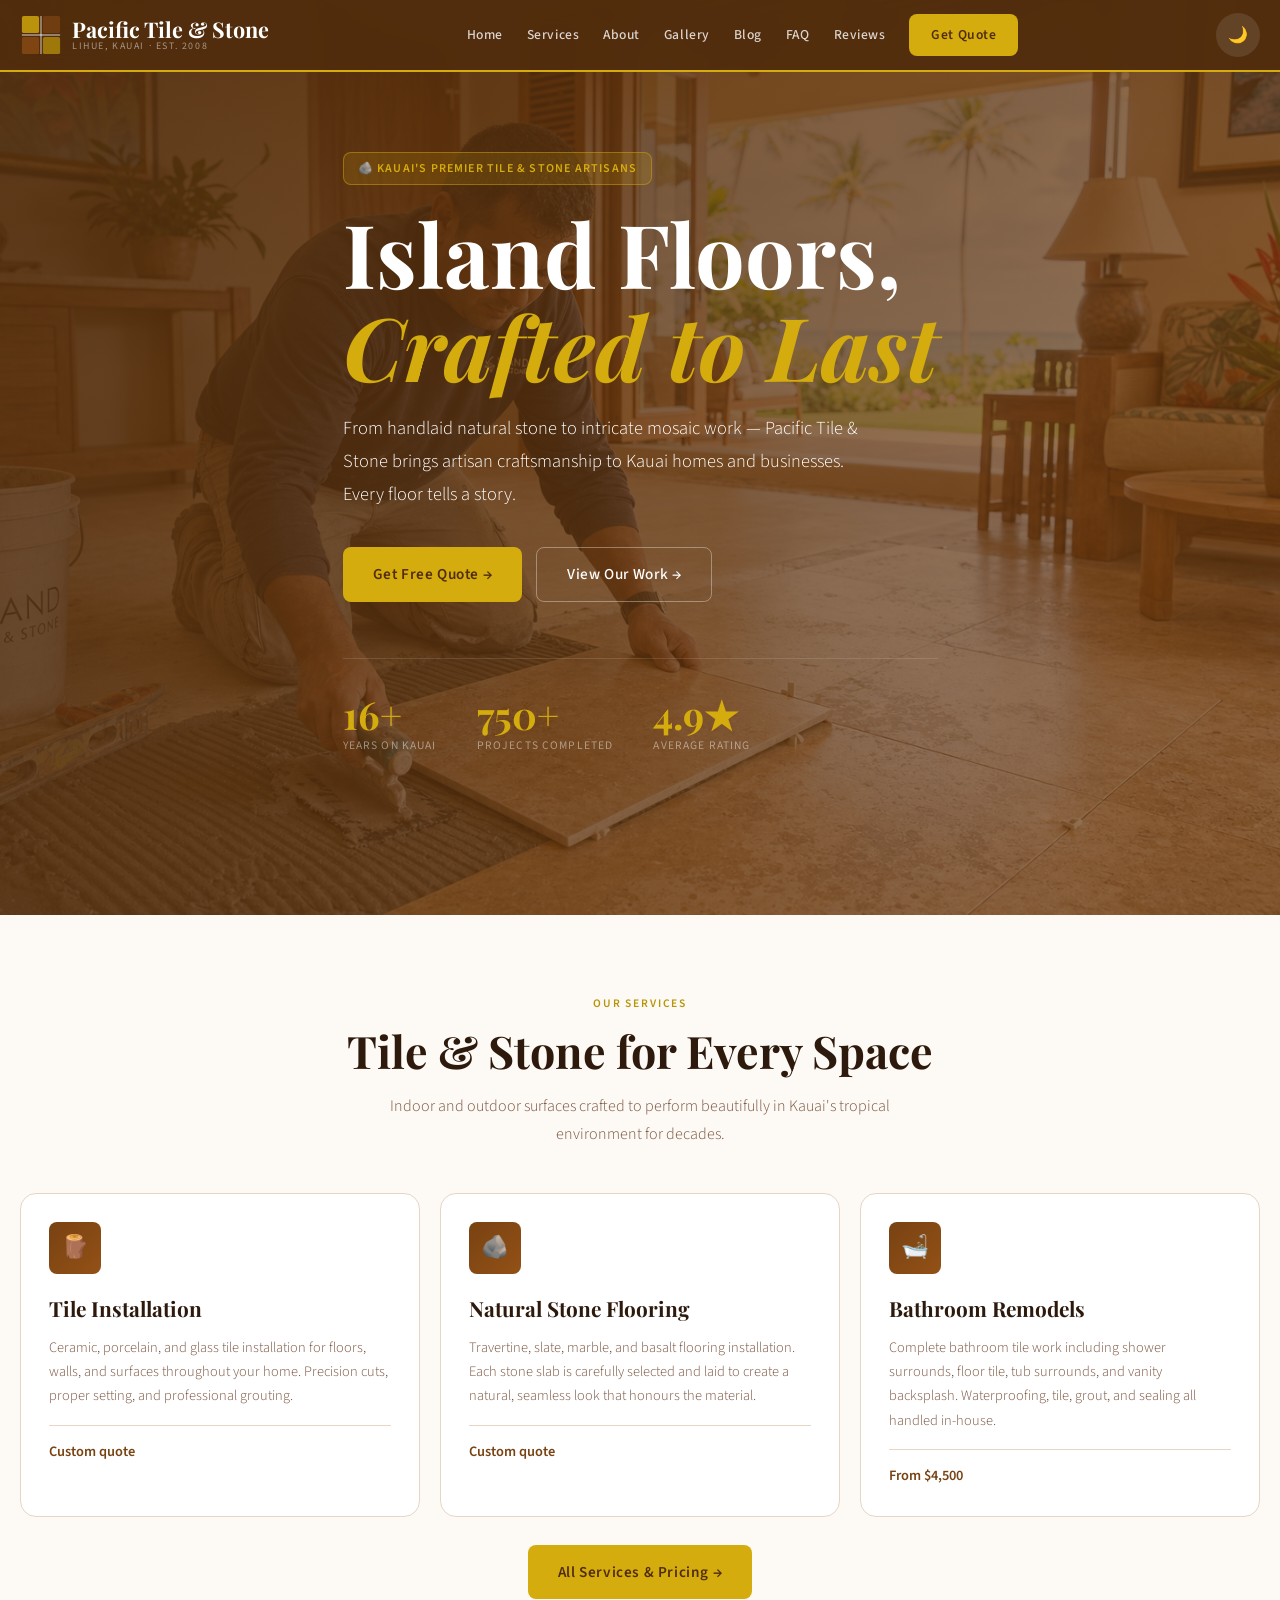
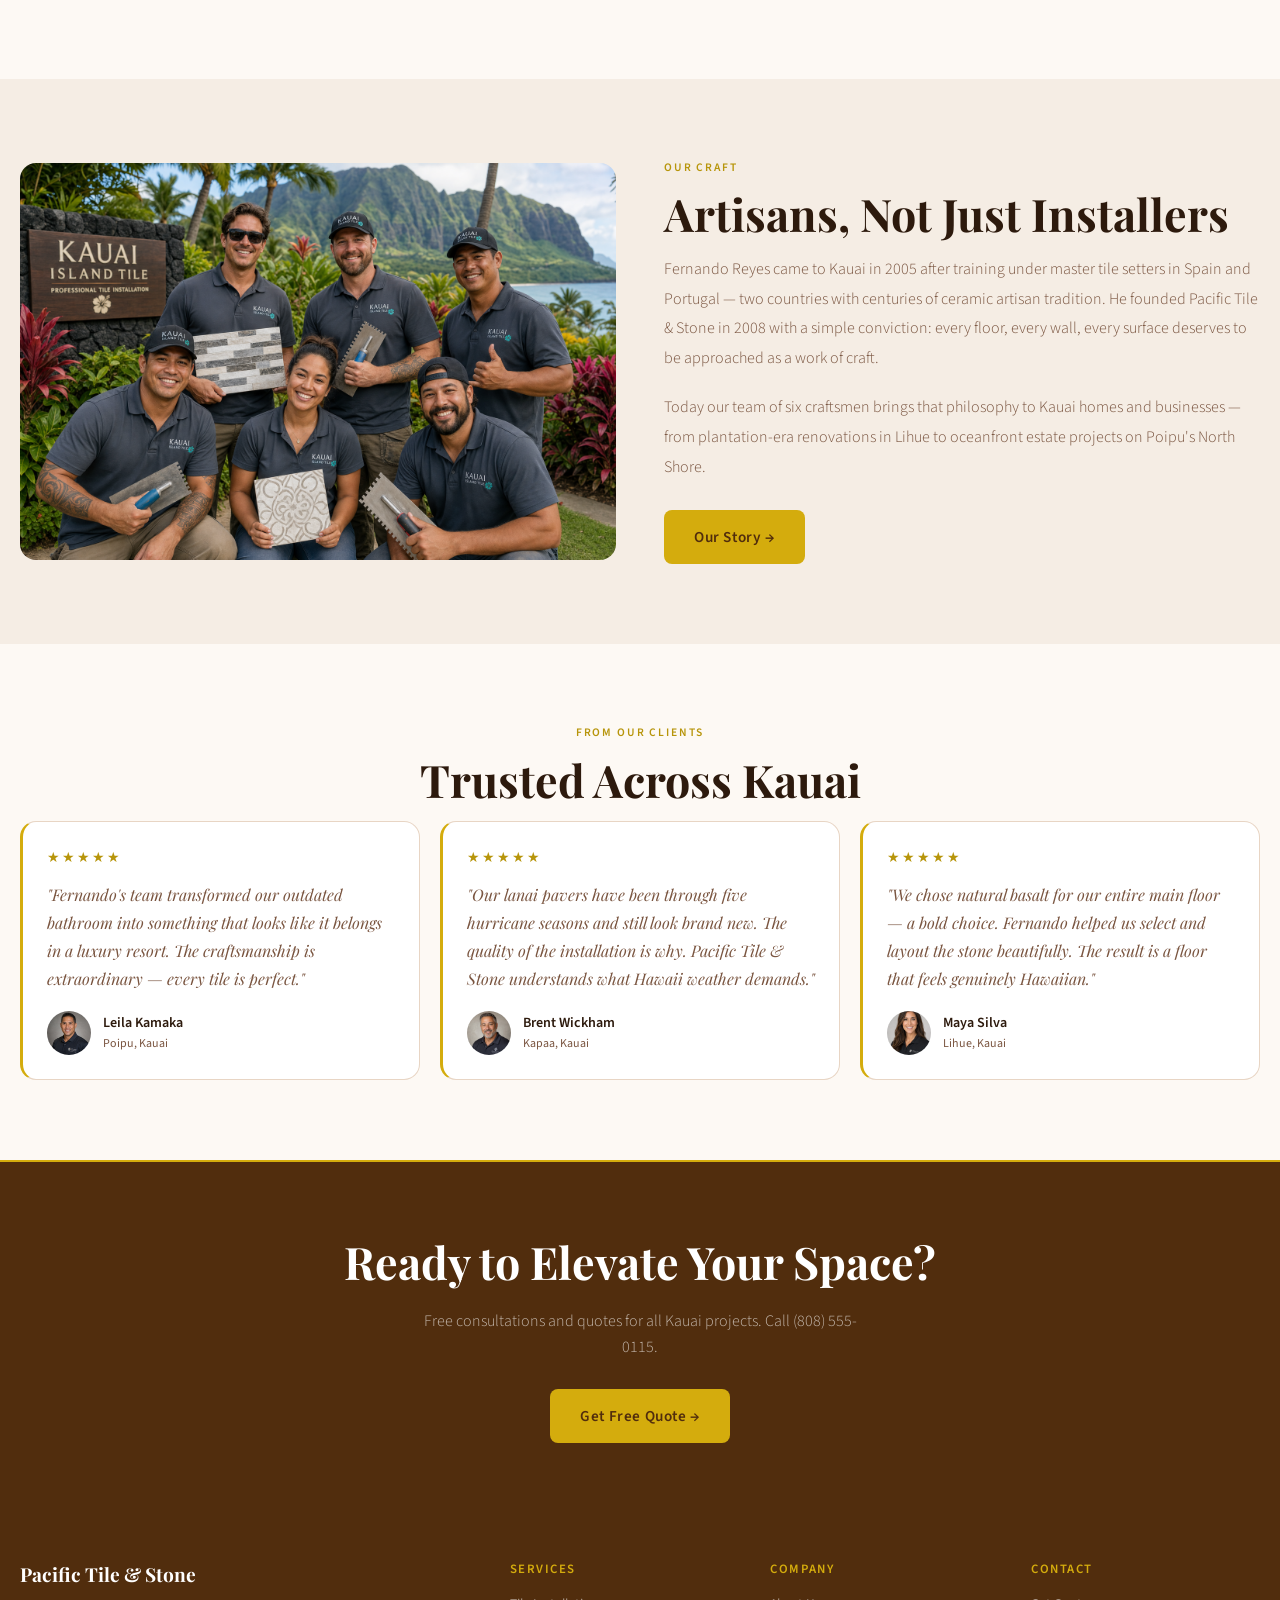
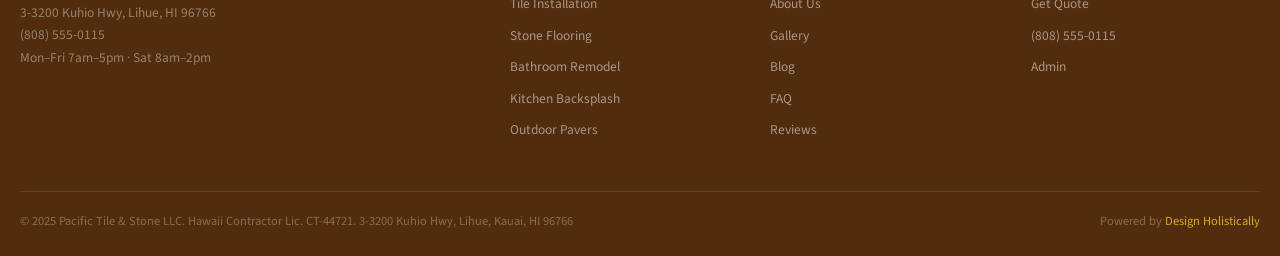
<file: index.html>
<!DOCTYPE html>
<html lang="en" data-theme="light">
<head>
<meta charset="UTF-8"/><meta name="viewport" content="width=device-width,initial-scale=1.0"/>
<title>Pacific Tile & Stone — Island Floors, Crafted to Last — Pacific Tile & Stone</title>
<meta name="description" content="Pacific Tile & Stone — Island floors, crafted to last. Kauai's trusted tile and stone installation contractor. Lihue. (808) 555-0115"/>
<meta property="og:title" content="Pacific Tile & Stone"/>
<link rel="stylesheet" href="css/style.css"/>
<script type="application/ld+json">{"@context":"https://schema.org","@type":"LocalBusiness","name":"Pacific Tile & Stone","telephone":"(808) 555-0115","address":{"@type":"PostalAddress","streetAddress":"3-3200 Kuhio Hwy","addressLocality":"Lihue","addressRegion":"HI","postalCode":"96766"},"priceRange":"$$"}</script>
  <link rel="icon" type="image/x-icon" href="images/favicon.ico">
  <link rel="icon" type="image/png" sizes="32x32" href="images/favicon-32x32.png">
  <link rel="icon" type="image/png" sizes="16x16" href="images/favicon-16x16.png">
  <link rel="apple-touch-icon" sizes="180x180" href="images/apple-touch-icon.png">
</head>
<body>
<header class="site-header">
  <div class="header-inner">
    <a href="index.html" class="logo-wrap">
      <svg viewBox="0 0 44 44" fill="none" width="42" height="42" aria-label="Pacific Tile & Stone logo" xmlns="http://www.w3.org/2000/svg">
  <rect x="2" y="2" width="18" height="18" rx="2" fill="#D4AC0D" opacity="0.8"/>
  <rect x="24" y="2" width="18" height="18" rx="2" fill="#784212" opacity="0.8"/>
  <rect x="2" y="24" width="18" height="18" rx="2" fill="#935116" opacity="0.7"/>
  <rect x="24" y="24" width="18" height="18" rx="2" fill="#D4AC0D" opacity="0.6"/>
  <line x1="22" y1="2" x2="22" y2="42" stroke="rgba(255,255,255,0.4)" stroke-width="2"/>
  <line x1="2" y1="22" x2="42" y2="22" stroke="rgba(255,255,255,0.4)" stroke-width="2"/>
</svg>
      <div class="logo-text">Pacific Tile & Stone<span>Lihue, Kauai · Est. 2008</span></div>
    </a>
    <nav class="nav-links">
      <a href="index.html">Home</a><a href="services.html">Services</a><a href="about.html">About</a><a href="gallery.html">Gallery</a><a href="blog.html">Blog</a><a href="faq.html">FAQ</a><a href="reviews.html">Reviews</a>
      <a href="booking.html" class="btn-nav">Get Quote</a>
    </nav>
    <div class="header-actions">
      <button class="dark-toggle" id="darkToggle">🌙</button>
      <button class="hamburger" id="hamburger"><span></span><span></span><span></span></button>
    </div>
  </div>
</header>
<nav class="mobile-nav" id="mobileNav">
  <a href="index.html">Home</a><a href="services.html">Services</a><a href="about.html">About</a><a href="gallery.html">Gallery</a><a href="blog.html">Blog</a><a href="faq.html">FAQ</a><a href="reviews.html">Reviews</a><a href="booking.html">Get Quote</a>
</nav>

<section class="hero">
  <div class="hero-bg"><img src="images/hero.png" alt="Beautiful tile floor" /></div>
  <div class="hero-overlay"></div>
  <div class="hero-content">
    <div class="hero-badge">🪨 Kauai's Premier Tile & Stone Artisans</div>
    <h1>Island Floors,<br><em>Crafted to Last</em></h1>
    <p>From handlaid natural stone to intricate mosaic work — Pacific Tile & Stone brings artisan craftsmanship to Kauai homes and businesses. Every floor tells a story.</p>
    <div class="hero-cta">
      <a href="booking.html" class="btn-primary">Get Free Quote →</a>
      <a href="gallery.html" class="btn-secondary">View Our Work →</a>
    </div>
    <div class="hero-stats">
      <div><div class="stat-num">16+</div><div class="stat-label">Years on Kauai</div></div>
      <div><div class="stat-num">750+</div><div class="stat-label">Projects Completed</div></div>
      <div><div class="stat-num">4.9★</div><div class="stat-label">Average Rating</div></div>
    </div>
  </div>
</section>
<section>
  <div class="section-inner">
    <div class="section-center fade-up"><span class="section-label">Our Services</span><h2 class="section-title">Tile & Stone for Every Space</h2><p class="section-sub">Indoor and outdoor surfaces crafted to perform beautifully in Kauai's tropical environment for decades.</p></div>
    <div class="services-grid">
      <div class="service-card fade-up"><div class="service-icon">🪵</div><h3>Tile Installation</h3><p>Ceramic, porcelain, and glass tile installation for floors, walls, and surfaces throughout your home. Precision cuts, proper setting, and professional grouting.</p><div class="service-price">Custom quote</div></div>
      <div class="service-card fade-up"><div class="service-icon">🪨</div><h3>Natural Stone Flooring</h3><p>Travertine, slate, marble, and basalt flooring installation. Each stone slab is carefully selected and laid to create a natural, seamless look that honours the material.</p><div class="service-price">Custom quote</div></div>
      <div class="service-card fade-up"><div class="service-icon">🛁</div><h3>Bathroom Remodels</h3><p>Complete bathroom tile work including shower surrounds, floor tile, tub surrounds, and vanity backsplash. Waterproofing, tile, grout, and sealing all handled in-house.</p><div class="service-price">From $4,500</div></div>
    </div>
    <div style="text-align:center;margin-top:28px;"><a href="services.html" class="btn-primary">All Services & Pricing →</a></div>
  </div>
</section>
<section class="bg-alt">
  <div class="section-inner">
    <div class="about-grid">
      <div class="fade-up"><img src="images/about.png" alt="Artisan tile work" style="border-radius:var(--radius-lg);width:100%;object-fit:cover;" /></div>
      <div class="fade-up">
        <span class="section-label">Our Craft</span>
        <h2 class="section-title">Artisans, Not Just Installers</h2>
        <p style="color:var(--text-muted);line-height:1.85;margin-bottom:20px;font-weight:300;">Fernando Reyes came to Kauai in 2005 after training under master tile setters in Spain and Portugal — two countries with centuries of ceramic artisan tradition. He founded Pacific Tile & Stone in 2008 with a simple conviction: every floor, every wall, every surface deserves to be approached as a work of craft.</p>
        <p style="color:var(--text-muted);line-height:1.85;margin-bottom:28px;font-weight:300;">Today our team of six craftsmen brings that philosophy to Kauai homes and businesses — from plantation-era renovations in Lihue to oceanfront estate projects on Poipu's North Shore.</p>
        <a href="about.html" class="btn-primary">Our Story →</a>
      </div>
    </div>
  </div>
</section>
<section>
  <div class="section-inner">
    <div class="section-center fade-up"><span class="section-label">From Our Clients</span><h2 class="section-title">Trusted Across Kauai</h2></div>
    <div class="testimonials-grid">
      <div class="testimonial-card fade-up"><div class="stars">★★★★★</div><blockquote>"Fernando's team transformed our outdated bathroom into something that looks like it belongs in a luxury resort. The craftsmanship is extraordinary — every tile is perfect."</blockquote><div class="reviewer"><img src="images/avatar-1.png" alt="Leila K." /><div><div class="reviewer-name">Leila Kamaka</div><div class="reviewer-loc">Poipu, Kauai</div></div></div></div>
      <div class="testimonial-card fade-up"><div class="stars">★★★★★</div><blockquote>"Our lanai pavers have been through five hurricane seasons and still look brand new. The quality of the installation is why. Pacific Tile & Stone understands what Hawaii weather demands."</blockquote><div class="reviewer"><img src="images/avatar-2.png" alt="Brent W." /><div><div class="reviewer-name">Brent Wickham</div><div class="reviewer-loc">Kapaa, Kauai</div></div></div></div>
      <div class="testimonial-card fade-up"><div class="stars">★★★★★</div><blockquote>"We chose natural basalt for our entire main floor — a bold choice. Fernando helped us select and layout the stone beautifully. The result is a floor that feels genuinely Hawaiian."</blockquote><div class="reviewer"><img src="images/avatar-3.png" alt="Maya S." /><div><div class="reviewer-name">Maya Silva</div><div class="reviewer-loc">Lihue, Kauai</div></div></div></div>
    </div>
  </div>
</section>
<div class="cta-band">
  <h2>Ready to Elevate Your Space?</h2>
  <p>Free consultations and quotes for all Kauai projects. Call (808) 555-0115.</p>
  <a href="booking.html" class="btn-primary">Get Free Quote →</a>
</div>
<footer class="site-footer">
  <div class="footer-inner">
    <div class="footer-grid">
      <div class="footer-brand">
        <div style="font-family:'Playfair Display',serif;font-weight:700;font-size:1.2rem;color:#fff;">Pacific Tile & Stone</div>
        <p>3-3200 Kuhio Hwy, Lihue, HI 96766<br>(808) 555-0115<br>Mon–Fri 7am–5pm · Sat 8am–2pm</p>
      </div>
      <div class="footer-col"><h4>Services</h4><a href="services.html">Tile Installation</a><a href="services.html">Stone Flooring</a><a href="services.html">Bathroom Remodel</a><a href="services.html">Kitchen Backsplash</a><a href="services.html">Outdoor Pavers</a></div>
      <div class="footer-col"><h4>Company</h4><a href="about.html">About Us</a><a href="gallery.html">Gallery</a><a href="blog.html">Blog</a><a href="faq.html">FAQ</a><a href="reviews.html">Reviews</a></div>
      <div class="footer-col"><h4>Contact</h4><a href="booking.html">Get Quote</a><a href="tel:8085550115">(808) 555-0115</a><a href="admin.html">Admin</a></div>
    </div>
    <div class="footer-bottom">
      <span>© 2025 Pacific Tile & Stone LLC. Hawaii Contractor Lic. CT-44721. 3-3200 Kuhio Hwy, Lihue, Kauai, HI 96766</span>
      <span>Powered by <a href="https://designholistically.com" target="_blank">Design Holistically</a></span>
    </div>
  </div>
</footer>
<button class="back-top" id="backTop">↑</button>
<script src="js/main.js"></script>
</body>
</html>
</file>
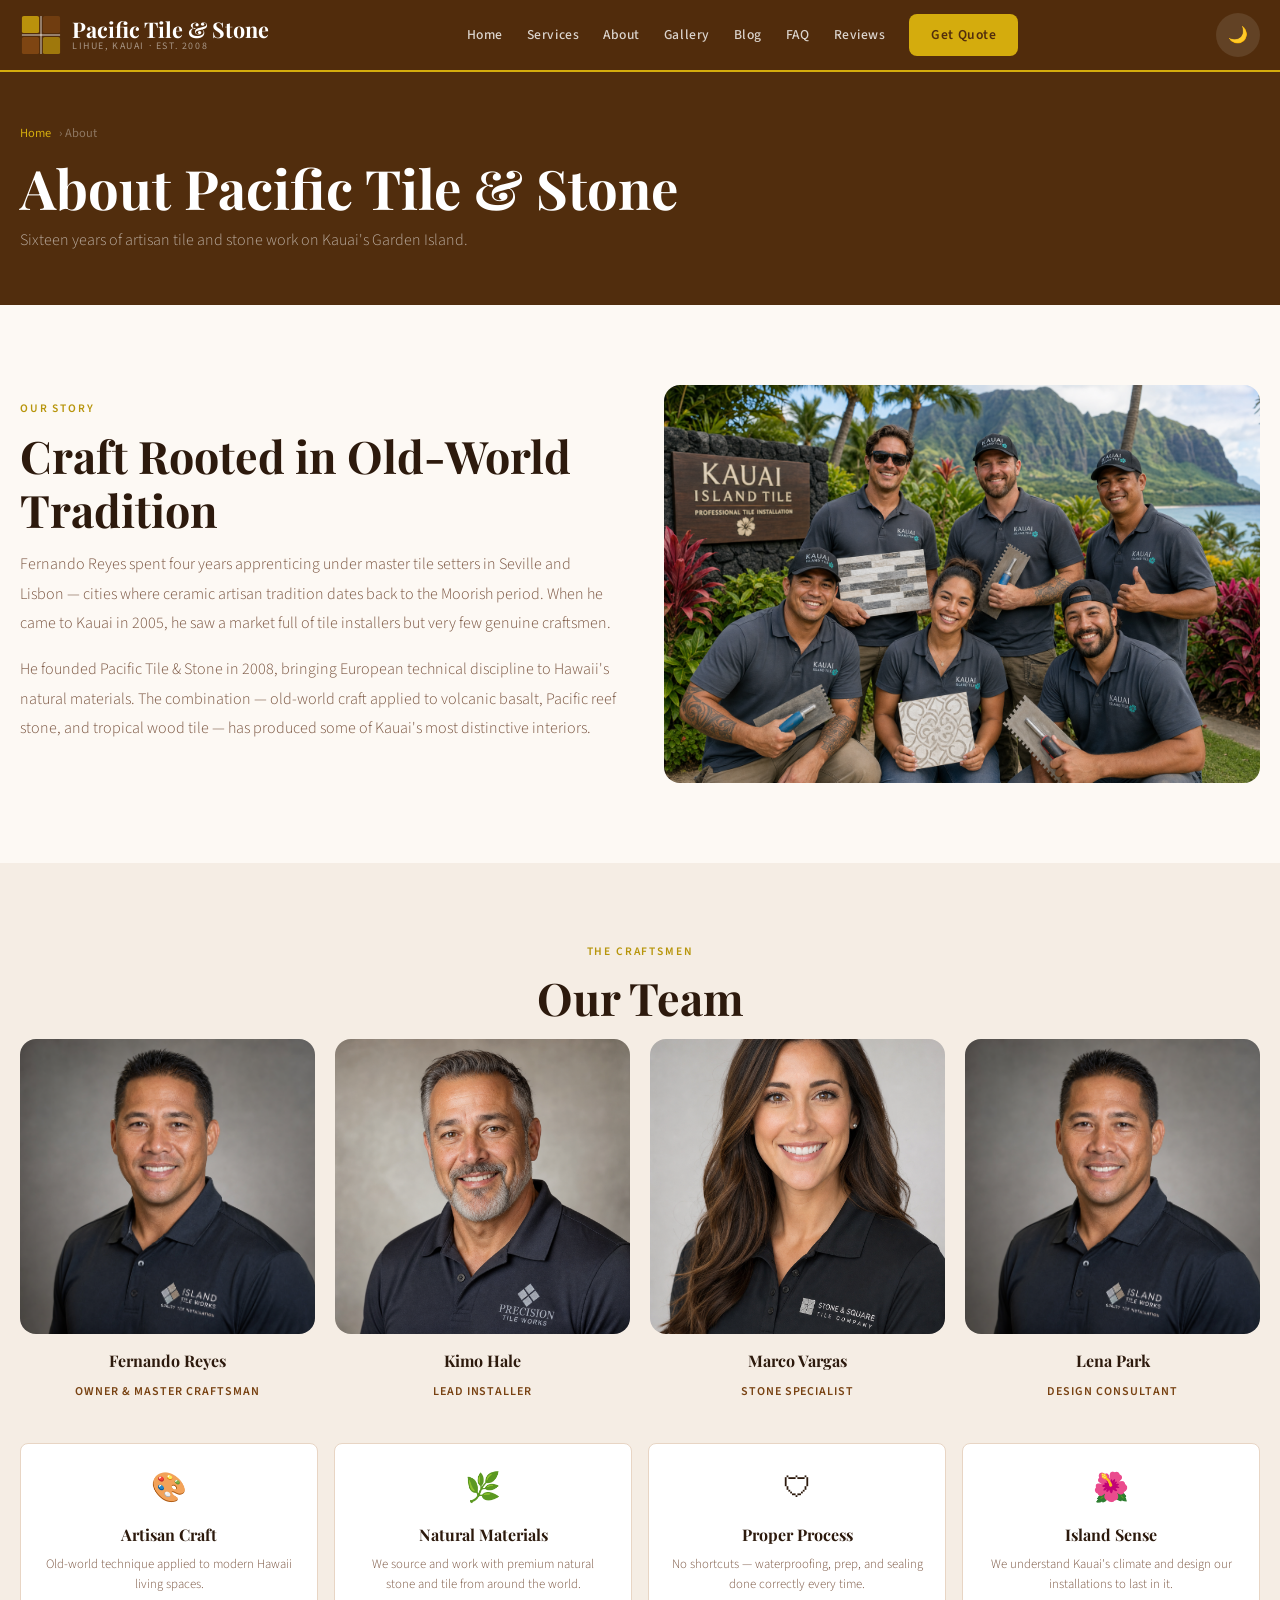
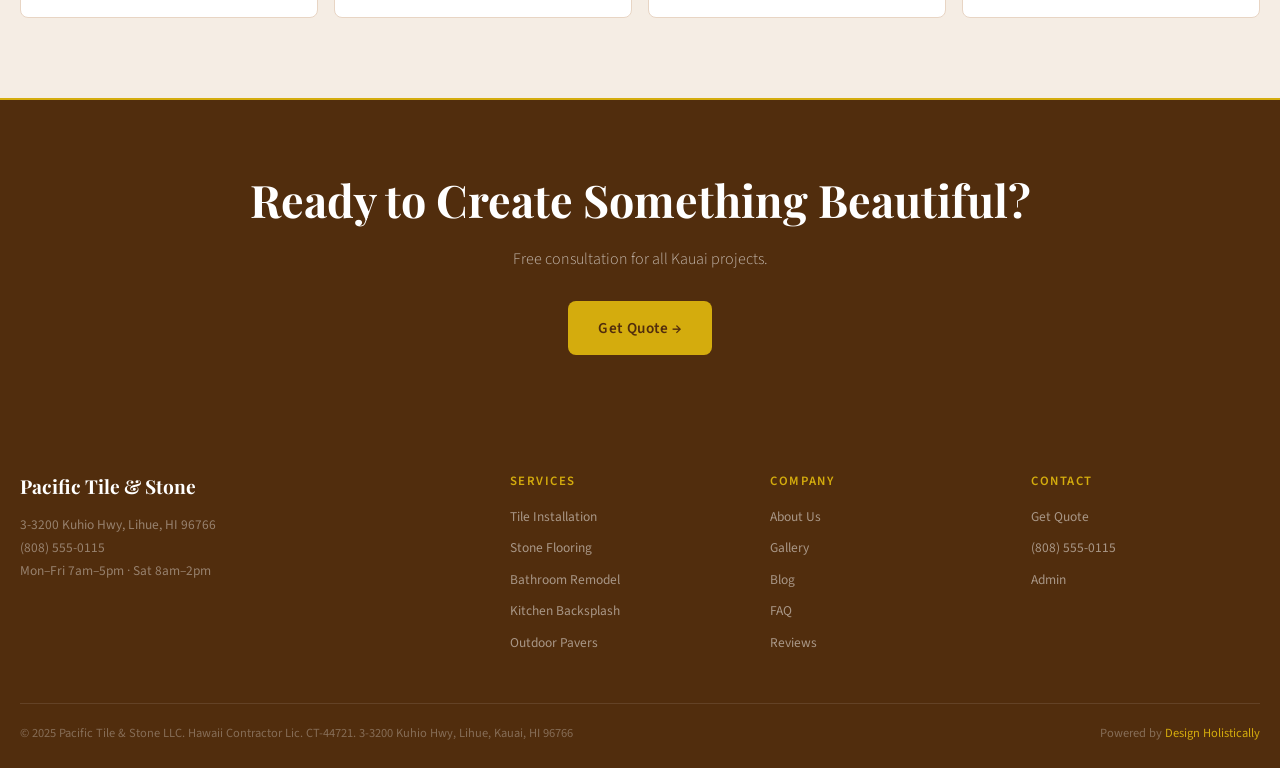
<file: about.html>
<!DOCTYPE html>
<html lang="en" data-theme="light">
<head>
<meta charset="UTF-8"/><meta name="viewport" content="width=device-width,initial-scale=1.0"/>
<title>About Us — Pacific Tile & Stone</title>
<meta name="description" content="Pacific Tile & Stone — Island floors, crafted to last. Kauai's trusted tile and stone installation contractor. Lihue. (808) 555-0115"/>
<meta property="og:title" content="Pacific Tile & Stone"/>
<link rel="stylesheet" href="css/style.css"/>
<script type="application/ld+json">{"@context":"https://schema.org","@type":"LocalBusiness","name":"Pacific Tile & Stone","telephone":"(808) 555-0115","address":{"@type":"PostalAddress","streetAddress":"3-3200 Kuhio Hwy","addressLocality":"Lihue","addressRegion":"HI","postalCode":"96766"},"priceRange":"$$"}</script>
  <link rel="icon" type="image/x-icon" href="images/favicon.ico">
  <link rel="icon" type="image/png" sizes="32x32" href="images/favicon-32x32.png">
  <link rel="icon" type="image/png" sizes="16x16" href="images/favicon-16x16.png">
  <link rel="apple-touch-icon" sizes="180x180" href="images/apple-touch-icon.png">
</head>
<body>
<header class="site-header">
  <div class="header-inner">
    <a href="index.html" class="logo-wrap">
      <svg viewBox="0 0 44 44" fill="none" width="42" height="42" aria-label="Pacific Tile & Stone logo" xmlns="http://www.w3.org/2000/svg">
  <rect x="2" y="2" width="18" height="18" rx="2" fill="#D4AC0D" opacity="0.8"/>
  <rect x="24" y="2" width="18" height="18" rx="2" fill="#784212" opacity="0.8"/>
  <rect x="2" y="24" width="18" height="18" rx="2" fill="#935116" opacity="0.7"/>
  <rect x="24" y="24" width="18" height="18" rx="2" fill="#D4AC0D" opacity="0.6"/>
  <line x1="22" y1="2" x2="22" y2="42" stroke="rgba(255,255,255,0.4)" stroke-width="2"/>
  <line x1="2" y1="22" x2="42" y2="22" stroke="rgba(255,255,255,0.4)" stroke-width="2"/>
</svg>
      <div class="logo-text">Pacific Tile & Stone<span>Lihue, Kauai · Est. 2008</span></div>
    </a>
    <nav class="nav-links">
      <a href="index.html">Home</a><a href="services.html">Services</a><a href="about.html">About</a><a href="gallery.html">Gallery</a><a href="blog.html">Blog</a><a href="faq.html">FAQ</a><a href="reviews.html">Reviews</a>
      <a href="booking.html" class="btn-nav">Get Quote</a>
    </nav>
    <div class="header-actions">
      <button class="dark-toggle" id="darkToggle">🌙</button>
      <button class="hamburger" id="hamburger"><span></span><span></span><span></span></button>
    </div>
  </div>
</header>
<nav class="mobile-nav" id="mobileNav">
  <a href="index.html">Home</a><a href="services.html">Services</a><a href="about.html">About</a><a href="gallery.html">Gallery</a><a href="blog.html">Blog</a><a href="faq.html">FAQ</a><a href="reviews.html">Reviews</a><a href="booking.html">Get Quote</a>
</nav>

<div class="page-hero"><div class="page-hero-inner"><div class="breadcrumb"><a href="index.html">Home</a> › About</div><h1>About Pacific Tile & Stone</h1><p>Sixteen years of artisan tile and stone work on Kauai's Garden Island.</p></div></div>
<section><div class="section-inner">
  <div class="about-grid">
    <div class="fade-up">
      <span class="section-label">Our Story</span>
      <h2 class="section-title">Craft Rooted in Old-World Tradition</h2>
      <p style="color:var(--text-muted);line-height:1.85;margin-bottom:16px;font-weight:300;">Fernando Reyes spent four years apprenticing under master tile setters in Seville and Lisbon — cities where ceramic artisan tradition dates back to the Moorish period. When he came to Kauai in 2005, he saw a market full of tile installers but very few genuine craftsmen.</p>
      <p style="color:var(--text-muted);line-height:1.85;margin-bottom:24px;font-weight:300;">He founded Pacific Tile & Stone in 2008, bringing European technical discipline to Hawaii's natural materials. The combination — old-world craft applied to volcanic basalt, Pacific reef stone, and tropical wood tile — has produced some of Kauai's most distinctive interiors.</p>
    </div>
    <div class="fade-up"><img src="images/about.png" alt="Fernando at work" style="border-radius:var(--radius-lg);width:100%;object-fit:cover;" /></div>
  </div>
</div></section>
<section class="bg-alt"><div class="section-inner">
  <div class="section-center fade-up"><span class="section-label">The Craftsmen</span><h2 class="section-title">Our Team</h2></div>
  <div class="team-grid">
    <div class="team-card fade-up"><img src="images/avatar-1.png" alt="Fernando R." /><h4>Fernando Reyes</h4><span>Owner & Master Craftsman</span></div>
    <div class="team-card fade-up"><img src="images/avatar-2.png" alt="Kimo H." /><h4>Kimo Hale</h4><span>Lead Installer</span></div>
    <div class="team-card fade-up"><img src="images/avatar-3.png" alt="Marco V." /><h4>Marco Vargas</h4><span>Stone Specialist</span></div>
    <div class="team-card fade-up"><img src="images/avatar-1.png" alt="Lena P." /><h4>Lena Park</h4><span>Design Consultant</span></div>
  </div>
  <div class="values-grid" style="margin-top:40px;">
    <div class="value-card fade-up"><div class="value-icon">🎨</div><h4>Artisan Craft</h4><p>Old-world technique applied to modern Hawaii living spaces.</p></div>
    <div class="value-card fade-up"><div class="value-icon">🌿</div><h4>Natural Materials</h4><p>We source and work with premium natural stone and tile from around the world.</p></div>
    <div class="value-card fade-up"><div class="value-icon">🛡</div><h4>Proper Process</h4><p>No shortcuts — waterproofing, prep, and sealing done correctly every time.</p></div>
    <div class="value-card fade-up"><div class="value-icon">🌺</div><h4>Island Sense</h4><p>We understand Kauai's climate and design our installations to last in it.</p></div>
  </div>
</div></section>
<div class="cta-band"><h2>Ready to Create Something Beautiful?</h2><p>Free consultation for all Kauai projects.</p><a href="booking.html" class="btn-primary">Get Quote →</a></div>
<footer class="site-footer">
  <div class="footer-inner">
    <div class="footer-grid">
      <div class="footer-brand">
        <div style="font-family:'Playfair Display',serif;font-weight:700;font-size:1.2rem;color:#fff;">Pacific Tile & Stone</div>
        <p>3-3200 Kuhio Hwy, Lihue, HI 96766<br>(808) 555-0115<br>Mon–Fri 7am–5pm · Sat 8am–2pm</p>
      </div>
      <div class="footer-col"><h4>Services</h4><a href="services.html">Tile Installation</a><a href="services.html">Stone Flooring</a><a href="services.html">Bathroom Remodel</a><a href="services.html">Kitchen Backsplash</a><a href="services.html">Outdoor Pavers</a></div>
      <div class="footer-col"><h4>Company</h4><a href="about.html">About Us</a><a href="gallery.html">Gallery</a><a href="blog.html">Blog</a><a href="faq.html">FAQ</a><a href="reviews.html">Reviews</a></div>
      <div class="footer-col"><h4>Contact</h4><a href="booking.html">Get Quote</a><a href="tel:8085550115">(808) 555-0115</a><a href="admin.html">Admin</a></div>
    </div>
    <div class="footer-bottom">
      <span>© 2025 Pacific Tile & Stone LLC. Hawaii Contractor Lic. CT-44721. 3-3200 Kuhio Hwy, Lihue, Kauai, HI 96766</span>
      <span>Powered by <a href="https://designholistically.com" target="_blank">Design Holistically</a></span>
    </div>
  </div>
</footer>
<button class="back-top" id="backTop">↑</button>
<script src="js/main.js"></script>
</body>
</html>
</file>
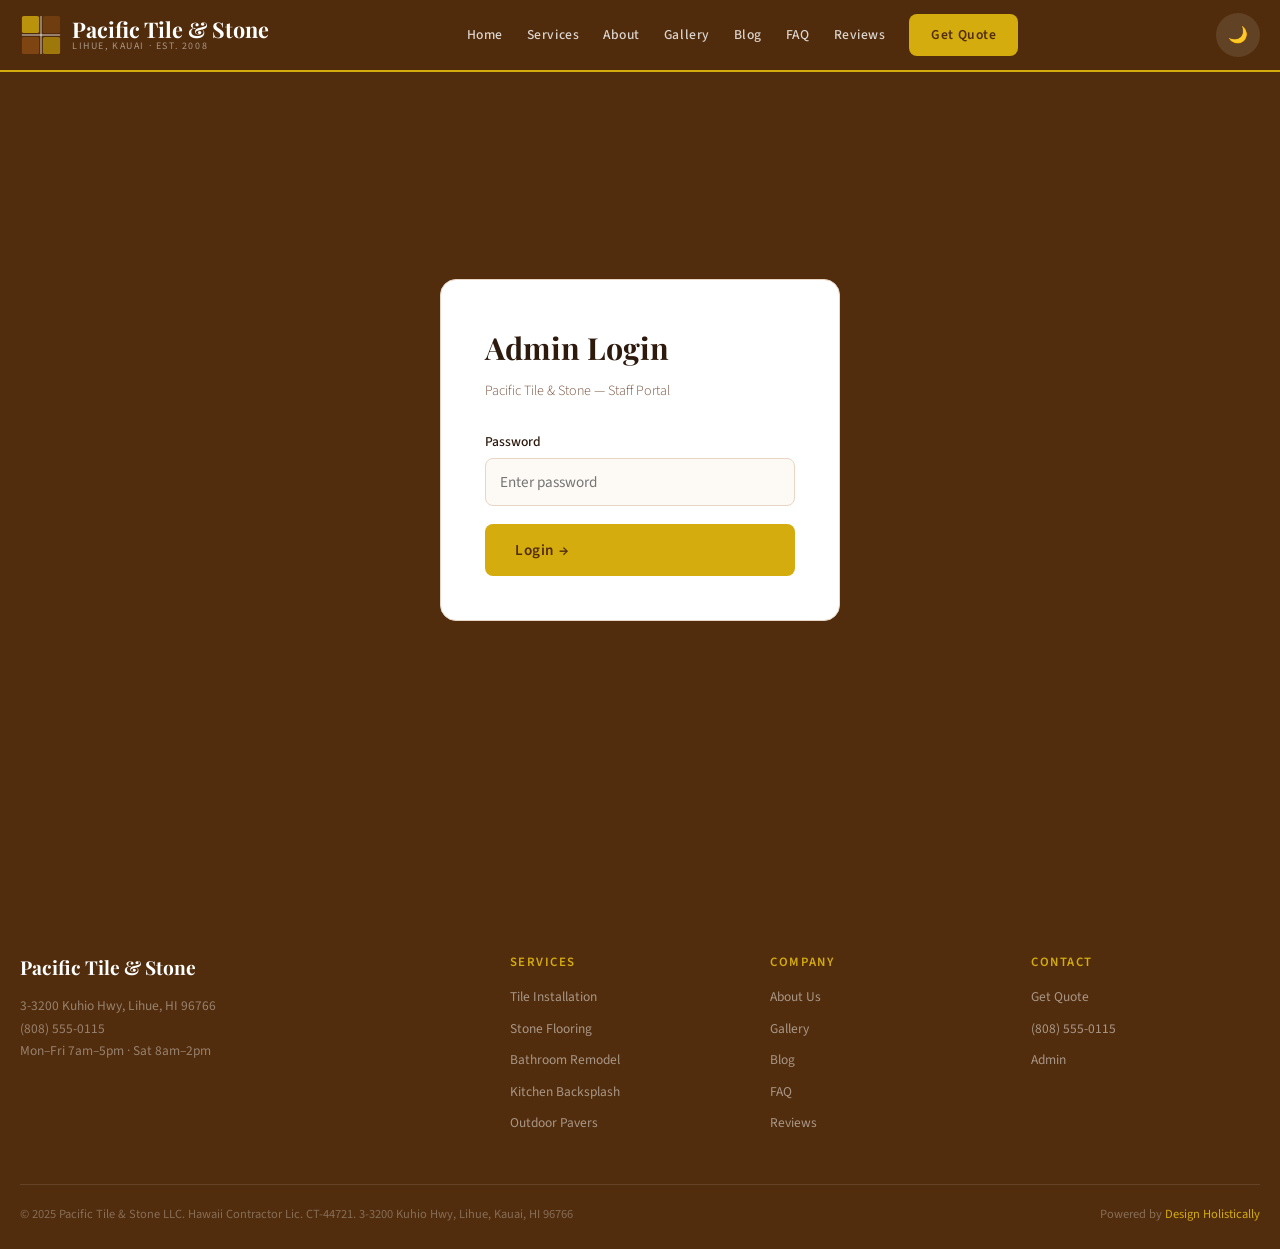
<file: admin.html>
<!DOCTYPE html>
<html lang="en" data-theme="light">
<head>
<meta charset="UTF-8"/><meta name="viewport" content="width=device-width,initial-scale=1.0"/>
<title>Admin Dashboard — Pacific Tile & Stone</title>
<meta name="description" content="Pacific Tile & Stone — Island floors, crafted to last. Kauai's trusted tile and stone installation contractor. Lihue. (808) 555-0115"/>
<meta property="og:title" content="Pacific Tile & Stone"/>
<link rel="stylesheet" href="css/style.css"/>
<script type="application/ld+json">{"@context":"https://schema.org","@type":"LocalBusiness","name":"Pacific Tile & Stone","telephone":"(808) 555-0115","address":{"@type":"PostalAddress","streetAddress":"3-3200 Kuhio Hwy","addressLocality":"Lihue","addressRegion":"HI","postalCode":"96766"},"priceRange":"$$"}</script>
  <link rel="icon" type="image/x-icon" href="images/favicon.ico">
  <link rel="icon" type="image/png" sizes="32x32" href="images/favicon-32x32.png">
  <link rel="icon" type="image/png" sizes="16x16" href="images/favicon-16x16.png">
  <link rel="apple-touch-icon" sizes="180x180" href="images/apple-touch-icon.png">
</head>
<body>
<header class="site-header">
  <div class="header-inner">
    <a href="index.html" class="logo-wrap">
      <svg viewBox="0 0 44 44" fill="none" width="42" height="42" aria-label="Pacific Tile & Stone logo" xmlns="http://www.w3.org/2000/svg">
  <rect x="2" y="2" width="18" height="18" rx="2" fill="#D4AC0D" opacity="0.8"/>
  <rect x="24" y="2" width="18" height="18" rx="2" fill="#784212" opacity="0.8"/>
  <rect x="2" y="24" width="18" height="18" rx="2" fill="#935116" opacity="0.7"/>
  <rect x="24" y="24" width="18" height="18" rx="2" fill="#D4AC0D" opacity="0.6"/>
  <line x1="22" y1="2" x2="22" y2="42" stroke="rgba(255,255,255,0.4)" stroke-width="2"/>
  <line x1="2" y1="22" x2="42" y2="22" stroke="rgba(255,255,255,0.4)" stroke-width="2"/>
</svg>
      <div class="logo-text">Pacific Tile & Stone<span>Lihue, Kauai · Est. 2008</span></div>
    </a>
    <nav class="nav-links">
      <a href="index.html">Home</a><a href="services.html">Services</a><a href="about.html">About</a><a href="gallery.html">Gallery</a><a href="blog.html">Blog</a><a href="faq.html">FAQ</a><a href="reviews.html">Reviews</a>
      <a href="booking.html" class="btn-nav">Get Quote</a>
    </nav>
    <div class="header-actions">
      <button class="dark-toggle" id="darkToggle">🌙</button>
      <button class="hamburger" id="hamburger"><span></span><span></span><span></span></button>
    </div>
  </div>
</header>
<nav class="mobile-nav" id="mobileNav">
  <a href="index.html">Home</a><a href="services.html">Services</a><a href="about.html">About</a><a href="gallery.html">Gallery</a><a href="blog.html">Blog</a><a href="faq.html">FAQ</a><a href="reviews.html">Reviews</a><a href="booking.html">Get Quote</a>
</nav>

<div id="adminLogin"><div class="login-card"><h2>Admin Login</h2><p>Pacific Tile & Stone — Staff Portal</p><form id="loginForm"><div class="form-group"><label>Password</label><input type="password" id="adminPw" placeholder="Enter password" /></div><p id="loginError" style="color:#e74c3c;font-size:0.82rem;margin-bottom:10px;"></p><button type="submit" class="btn-primary" style="width:100%;">Login →</button></form></div></div>
<div id="adminDash">
  <div class="dash-header"><h1>Pacific Tile & Stone — Admin</h1><button class="btn-outline" onclick="document.getElementById('adminDash').style.display='none';document.getElementById('adminLogin').style.display='flex';" style="color:#fff;border-color:rgba(255,255,255,0.35);font-size:0.78rem;padding:7px 14px;">Logout</button></div>
  <div class="dash-stats"><div class="dash-stat"><div class="num">6</div><div class="lbl">Active Quotes</div></div><div class="dash-stat"><div class="num">2</div><div class="lbl">Jobs In Progress</div></div><div class="dash-stat"><div class="num">$38k</div><div class="lbl">Month Revenue</div></div><div class="dash-stat"><div class="num">4</div><div class="lbl">Upcoming Starts</div></div></div>
  <div class="dash-tabs"><button class="dash-tab active" onclick="switchTab('bookings')">Quotes</button><button class="dash-tab" onclick="switchTab('messages')">Messages</button><button class="dash-tab" onclick="switchTab('reviews')">Reviews</button></div>
  <div class="tab-panel active" id="tab-bookings"><div class="dash-section"><h3>Recent Quote Requests</h3><div style="overflow-x:auto;"><table class="data-table"><thead><tr><th>Date</th><th>Client</th><th>Service</th><th>Location</th><th>Status</th></tr></thead><tbody>
    <tr><td>Jul 1</td><td>Leila Kamaka</td><td>Bathroom Remodel</td><td>Poipu</td><td><span class="badge badge-blue">Completed</span></td></tr>
    <tr><td>Jul 3</td><td>Brent Wickham</td><td>Outdoor Pavers</td><td>Kapaa</td><td><span class="badge badge-green">Confirmed</span></td></tr>
    <tr><td>Jul 5</td><td>Akemi Y.</td><td>Master Bath</td><td>Princeville</td><td><span class="badge badge-yellow">Pending</span></td></tr>
    <tr><td>Jul 6</td><td>Patrick H.</td><td>Pool Deck</td><td>Hanalei</td><td><span class="badge badge-yellow">Pending</span></td></tr>
  </tbody></table></div></div></div>
  <div class="tab-panel" id="tab-messages"><div class="dash-section"><h3>Messages</h3><div style="overflow-x:auto;"><table class="data-table"><thead><tr><th>Date</th><th>Name</th><th>Phone</th><th>Message</th></tr></thead><tbody>
    <tr><td>Jul 1</td><td>Dale K.</td><td>(808) 555-0601</td><td>Interested in retiling 4 vacation rental units. Can you do a bulk quote?</td></tr>
    <tr><td>Jul 3</td><td>Lisa C.</td><td>(808) 555-0602</td><td>Would like a quote to regrout our entire kitchen and bathrooms.</td></tr>
  </tbody></table></div></div></div>
  <div class="tab-panel" id="tab-reviews"><div class="dash-section"><h3>Recent Reviews</h3><div style="overflow-x:auto;"><table class="data-table"><thead><tr><th>Date</th><th>Reviewer</th><th>Rating</th><th>Comment</th></tr></thead><tbody>
    <tr><td>Jun 2025</td><td>Leila Kamaka</td><td>⭐⭐⭐⭐⭐</td><td>Bathroom looks like a luxury resort. Extraordinary craftsmanship.</td></tr>
    <tr><td>May 2025</td><td>Brent Wickham</td><td>⭐⭐⭐⭐⭐</td><td>Lanai pavers through 5 hurricane seasons — still look brand new.</td></tr>
  </tbody></table></div></div></div>
</div>
<script>function switchTab(id){document.querySelectorAll('.tab-panel').forEach(p=>p.classList.remove('active'));document.querySelectorAll('.dash-tab').forEach(t=>t.classList.remove('active'));document.getElementById('tab-'+id).classList.add('active');event.target.classList.add('active');}</script>
<footer class="site-footer">
  <div class="footer-inner">
    <div class="footer-grid">
      <div class="footer-brand">
        <div style="font-family:'Playfair Display',serif;font-weight:700;font-size:1.2rem;color:#fff;">Pacific Tile & Stone</div>
        <p>3-3200 Kuhio Hwy, Lihue, HI 96766<br>(808) 555-0115<br>Mon–Fri 7am–5pm · Sat 8am–2pm</p>
      </div>
      <div class="footer-col"><h4>Services</h4><a href="services.html">Tile Installation</a><a href="services.html">Stone Flooring</a><a href="services.html">Bathroom Remodel</a><a href="services.html">Kitchen Backsplash</a><a href="services.html">Outdoor Pavers</a></div>
      <div class="footer-col"><h4>Company</h4><a href="about.html">About Us</a><a href="gallery.html">Gallery</a><a href="blog.html">Blog</a><a href="faq.html">FAQ</a><a href="reviews.html">Reviews</a></div>
      <div class="footer-col"><h4>Contact</h4><a href="booking.html">Get Quote</a><a href="tel:8085550115">(808) 555-0115</a><a href="admin.html">Admin</a></div>
    </div>
    <div class="footer-bottom">
      <span>© 2025 Pacific Tile & Stone LLC. Hawaii Contractor Lic. CT-44721. 3-3200 Kuhio Hwy, Lihue, Kauai, HI 96766</span>
      <span>Powered by <a href="https://designholistically.com" target="_blank">Design Holistically</a></span>
    </div>
  </div>
</footer>
<button class="back-top" id="backTop">↑</button>
<script src="js/main.js"></script>
</body>
</html>
</file>
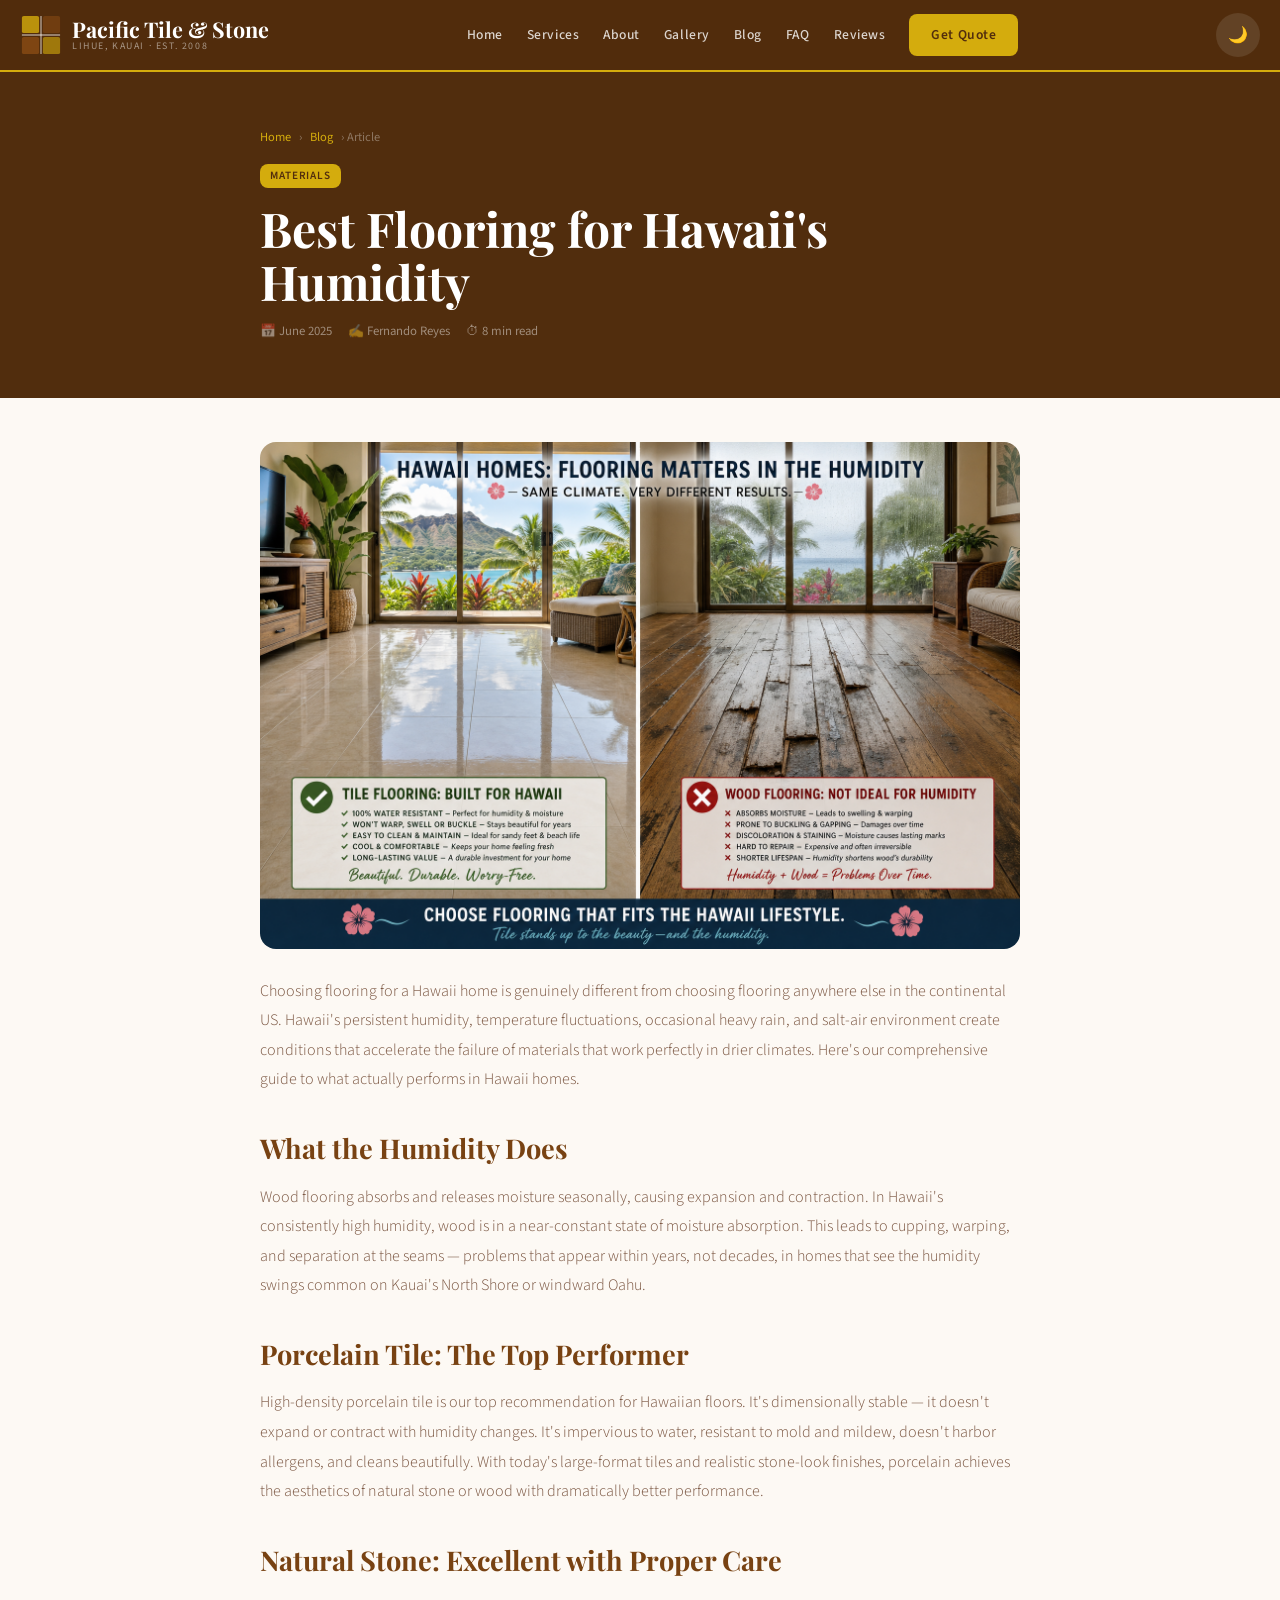
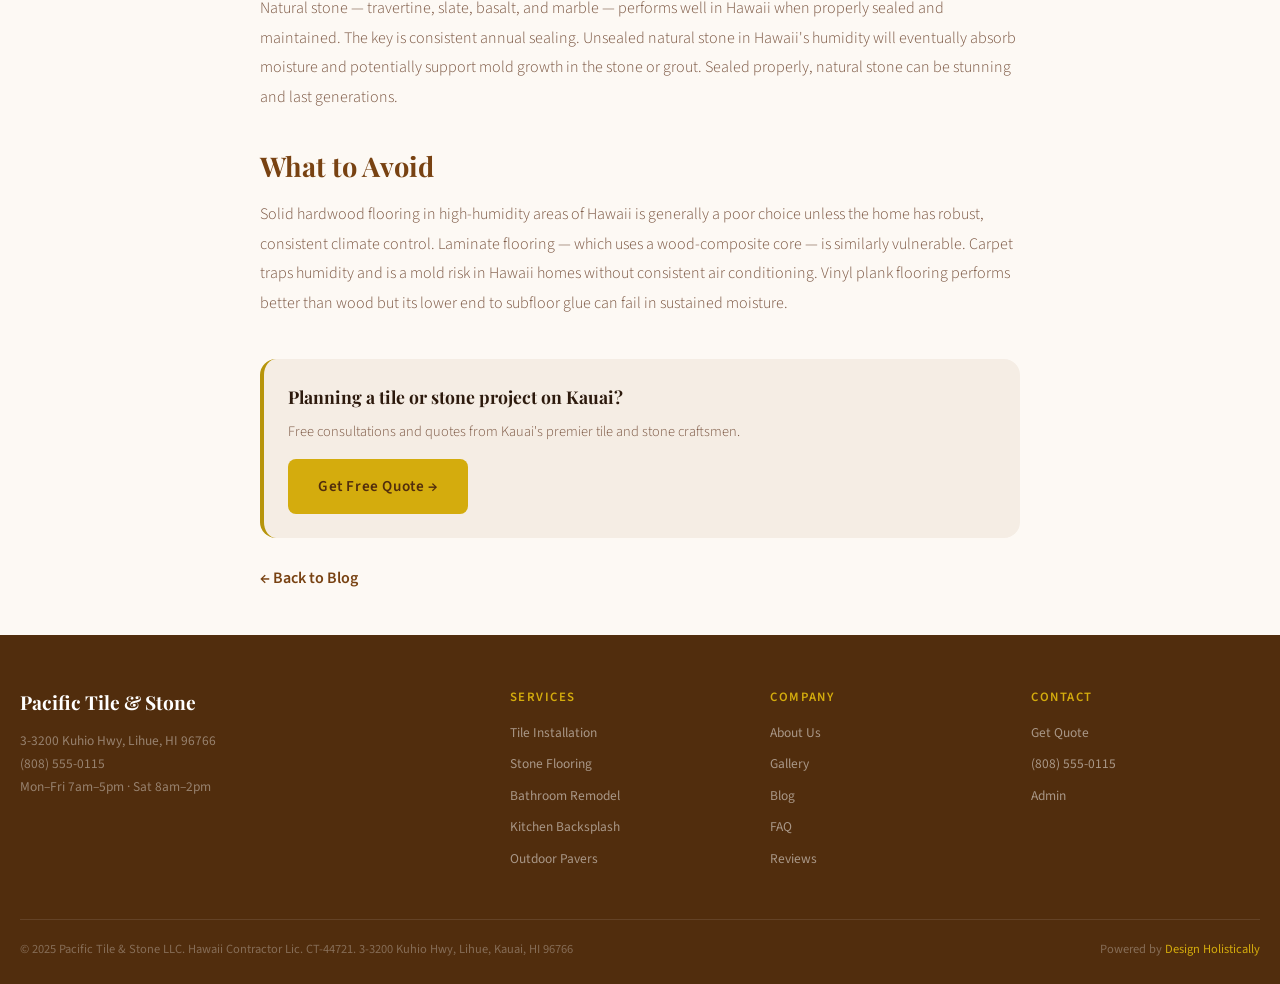
<file: blog-post-1.html>
<!DOCTYPE html>
<html lang="en" data-theme="light">
<head>
<meta charset="UTF-8"/><meta name="viewport" content="width=device-width,initial-scale=1.0"/>
<title>Best Flooring for Hawaii's Humidity — Pacific Tile & Stone</title>
<link rel="stylesheet" href="css/style.css"/>
  <link rel="icon" type="image/x-icon" href="images/favicon.ico">
  <link rel="icon" type="image/png" sizes="32x32" href="images/favicon-32x32.png">
  <link rel="icon" type="image/png" sizes="16x16" href="images/favicon-16x16.png">
  <link rel="apple-touch-icon" sizes="180x180" href="images/apple-touch-icon.png">
</head>
<body>
<header class="site-header">
  <div class="header-inner">
    <a href="index.html" class="logo-wrap">
      <svg viewBox="0 0 44 44" fill="none" width="42" height="42" aria-label="Pacific Tile & Stone logo" xmlns="http://www.w3.org/2000/svg">
  <rect x="2" y="2" width="18" height="18" rx="2" fill="#D4AC0D" opacity="0.8"/>
  <rect x="24" y="2" width="18" height="18" rx="2" fill="#784212" opacity="0.8"/>
  <rect x="2" y="24" width="18" height="18" rx="2" fill="#935116" opacity="0.7"/>
  <rect x="24" y="24" width="18" height="18" rx="2" fill="#D4AC0D" opacity="0.6"/>
  <line x1="22" y1="2" x2="22" y2="42" stroke="rgba(255,255,255,0.4)" stroke-width="2"/>
  <line x1="2" y1="22" x2="42" y2="22" stroke="rgba(255,255,255,0.4)" stroke-width="2"/>
</svg>
      <div class="logo-text">Pacific Tile & Stone<span>Lihue, Kauai · Est. 2008</span></div>
    </a>
    <nav class="nav-links">
      <a href="index.html">Home</a><a href="services.html">Services</a><a href="about.html">About</a><a href="gallery.html">Gallery</a><a href="blog.html">Blog</a><a href="faq.html">FAQ</a><a href="reviews.html">Reviews</a>
      <a href="booking.html" class="btn-nav">Get Quote</a>
    </nav>
    <div class="header-actions">
      <button class="dark-toggle" id="darkToggle">🌙</button>
      <button class="hamburger" id="hamburger"><span></span><span></span><span></span></button>
    </div>
  </div>
</header>
<nav class="mobile-nav" id="mobileNav">
  <a href="index.html">Home</a><a href="services.html">Services</a><a href="about.html">About</a><a href="gallery.html">Gallery</a><a href="blog.html">Blog</a><a href="faq.html">FAQ</a><a href="reviews.html">Reviews</a><a href="booking.html">Get Quote</a>
</nav>
<div class="post-hero"><div class="post-hero-inner">
  <div class="breadcrumb"><a href="index.html">Home</a> › <a href="blog.html">Blog</a> › Article</div>
  <span class="blog-tag" style="display:inline-block;margin-bottom:14px;">Materials</span>
  <h1>Best Flooring for Hawaii's Humidity</h1>
  <div class="post-meta"><span>📅 June 2025</span><span>✍ Fernando Reyes</span><span>⏱ 8 min read</span></div>
</div></div>
<article><div class="post-content">
  <img src="images/blog-1.png" alt="Best Flooring for Hawaii's Humidity" style="width:100%;border-radius:var(--radius-lg);margin-bottom:28px;" />
  <p>Choosing flooring for a Hawaii home is genuinely different from choosing flooring anywhere else in the continental US. Hawaii's persistent humidity, temperature fluctuations, occasional heavy rain, and salt-air environment create conditions that accelerate the failure of materials that work perfectly in drier climates. Here's our comprehensive guide to what actually performs in Hawaii homes.</p><h2>What the Humidity Does</h2><p>Wood flooring absorbs and releases moisture seasonally, causing expansion and contraction. In Hawaii's consistently high humidity, wood is in a near-constant state of moisture absorption. This leads to cupping, warping, and separation at the seams — problems that appear within years, not decades, in homes that see the humidity swings common on Kauai's North Shore or windward Oahu.</p><h2>Porcelain Tile: The Top Performer</h2><p>High-density porcelain tile is our top recommendation for Hawaiian floors. It's dimensionally stable — it doesn't expand or contract with humidity changes. It's impervious to water, resistant to mold and mildew, doesn't harbor allergens, and cleans beautifully. With today's large-format tiles and realistic stone-look finishes, porcelain achieves the aesthetics of natural stone or wood with dramatically better performance.</p><h2>Natural Stone: Excellent with Proper Care</h2><p>Natural stone — travertine, slate, basalt, and marble — performs well in Hawaii when properly sealed and maintained. The key is consistent annual sealing. Unsealed natural stone in Hawaii's humidity will eventually absorb moisture and potentially support mold growth in the stone or grout. Sealed properly, natural stone can be stunning and last generations.</p><h2>What to Avoid</h2><p>Solid hardwood flooring in high-humidity areas of Hawaii is generally a poor choice unless the home has robust, consistent climate control. Laminate flooring — which uses a wood-composite core — is similarly vulnerable. Carpet traps humidity and is a mold risk in Hawaii homes without consistent air conditioning. Vinyl plank flooring performs better than wood but its lower end to subfloor glue can fail in sustained moisture.</p>
  <div style="margin-top:40px;padding:24px;background:var(--bg-secondary);border-radius:var(--radius-lg);border-left:4px solid var(--accent-dark);"><strong style="display:block;margin-bottom:8px;font-family:'Playfair Display',serif;font-size:1.1rem;">Planning a tile or stone project on Kauai?</strong><p style="color:var(--text-muted);font-size:0.9rem;margin-bottom:14px;font-weight:300;">Free consultations and quotes from Kauai's premier tile and stone craftsmen.</p><a href="booking.html" class="btn-primary">Get Free Quote →</a></div>
  <div style="margin-top:28px;"><a href="blog.html" style="color:var(--primary);font-weight:600;">← Back to Blog</a></div>
</div></article>
<footer class="site-footer">
  <div class="footer-inner">
    <div class="footer-grid">
      <div class="footer-brand">
        <div style="font-family:'Playfair Display',serif;font-weight:700;font-size:1.2rem;color:#fff;">Pacific Tile & Stone</div>
        <p>3-3200 Kuhio Hwy, Lihue, HI 96766<br>(808) 555-0115<br>Mon–Fri 7am–5pm · Sat 8am–2pm</p>
      </div>
      <div class="footer-col"><h4>Services</h4><a href="services.html">Tile Installation</a><a href="services.html">Stone Flooring</a><a href="services.html">Bathroom Remodel</a><a href="services.html">Kitchen Backsplash</a><a href="services.html">Outdoor Pavers</a></div>
      <div class="footer-col"><h4>Company</h4><a href="about.html">About Us</a><a href="gallery.html">Gallery</a><a href="blog.html">Blog</a><a href="faq.html">FAQ</a><a href="reviews.html">Reviews</a></div>
      <div class="footer-col"><h4>Contact</h4><a href="booking.html">Get Quote</a><a href="tel:8085550115">(808) 555-0115</a><a href="admin.html">Admin</a></div>
    </div>
    <div class="footer-bottom">
      <span>© 2025 Pacific Tile & Stone LLC. Hawaii Contractor Lic. CT-44721. 3-3200 Kuhio Hwy, Lihue, Kauai, HI 96766</span>
      <span>Powered by <a href="https://designholistically.com" target="_blank">Design Holistically</a></span>
    </div>
  </div>
</footer>
<button class="back-top" id="backTop">↑</button>
<script src="js/main.js"></script>
</body>
</html>
</file>
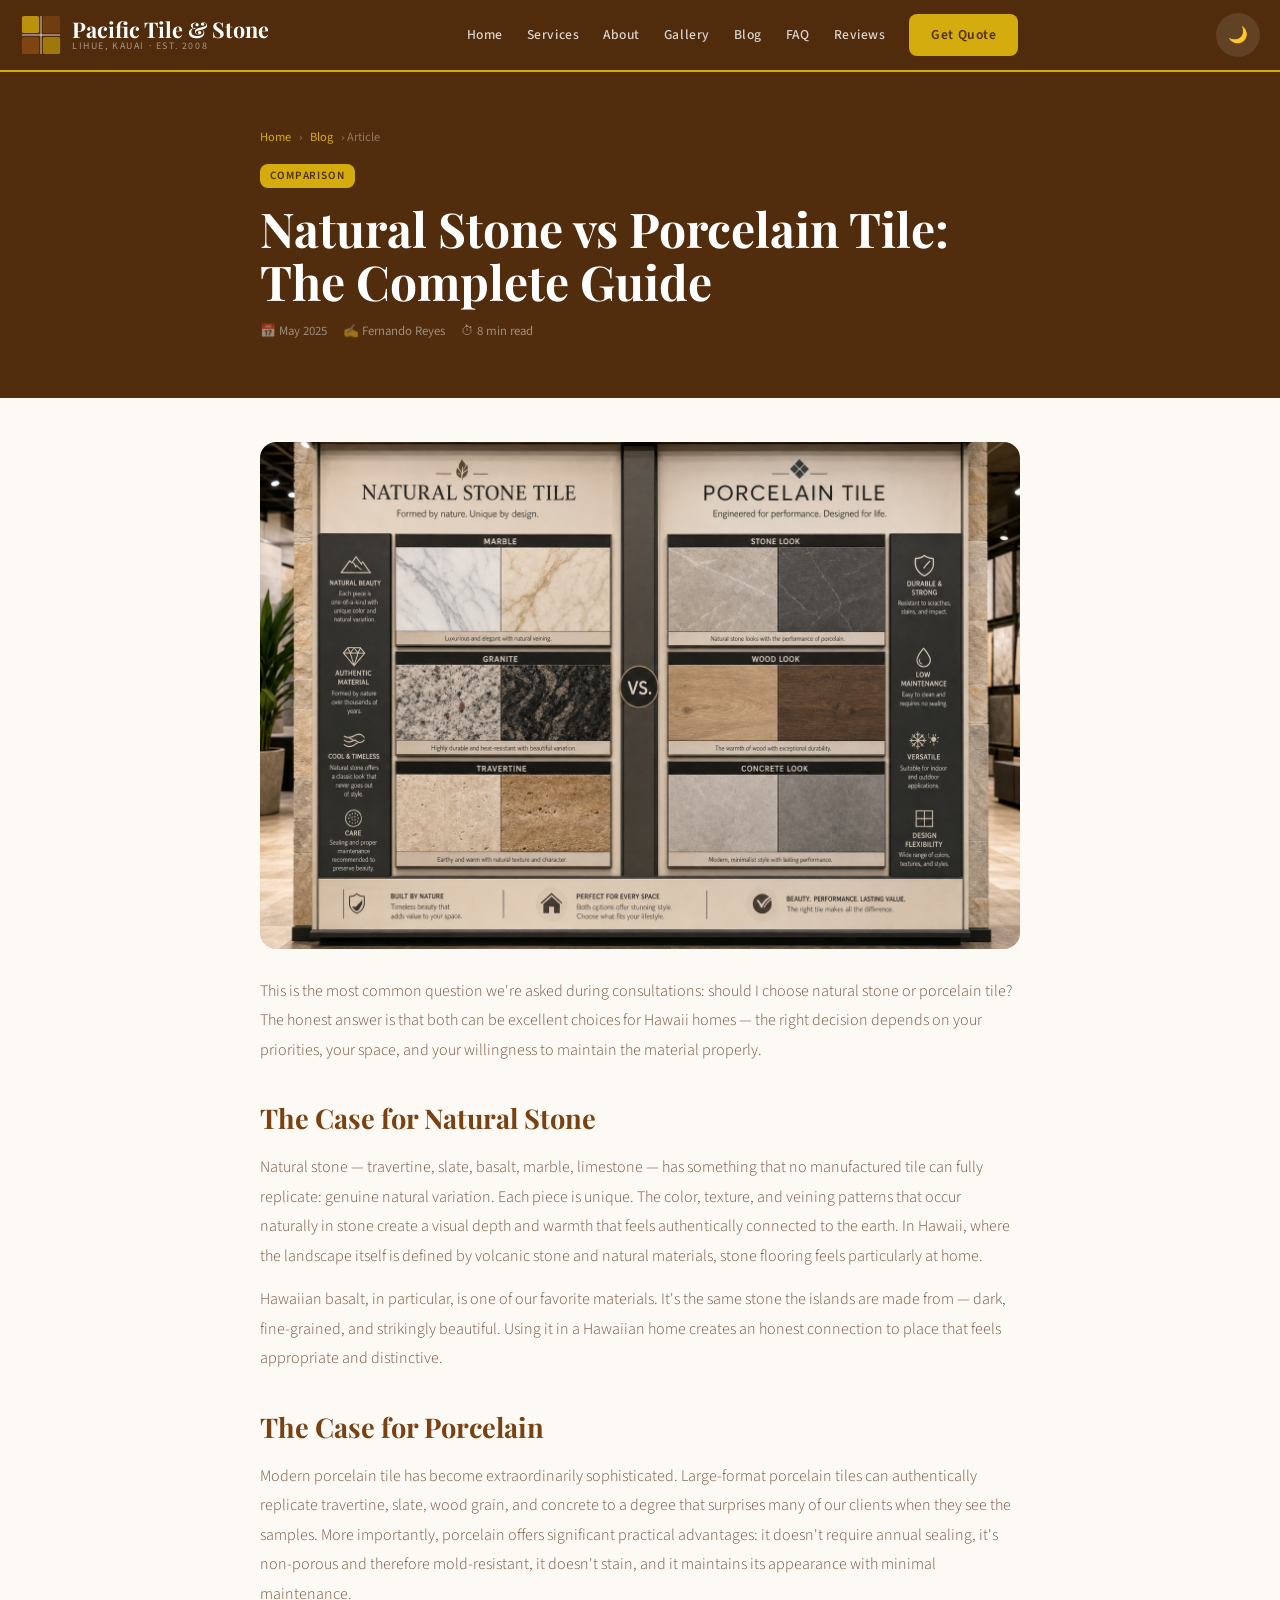
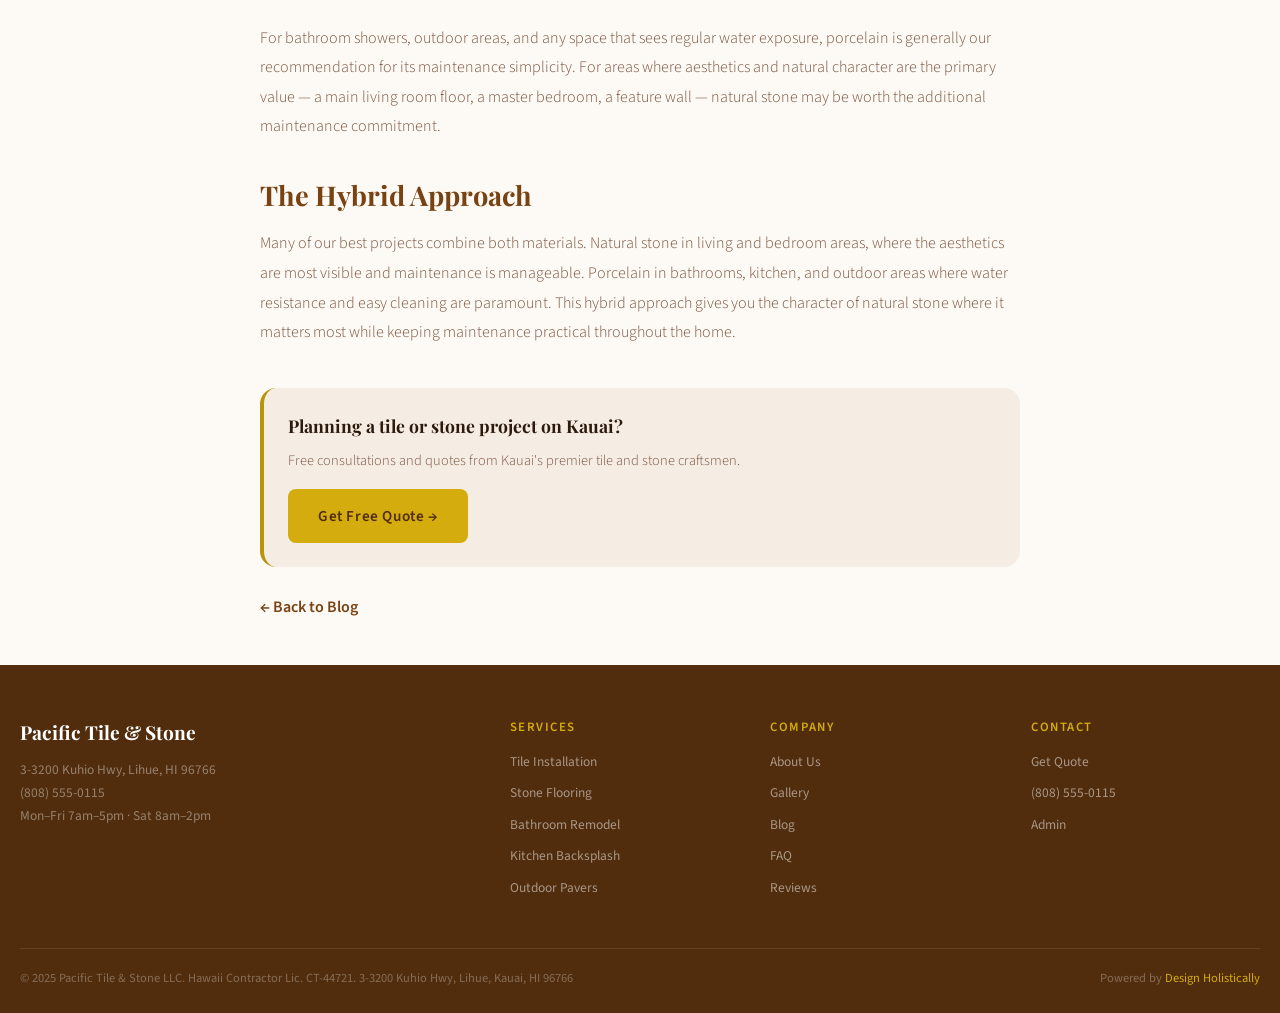
<file: blog-post-2.html>
<!DOCTYPE html>
<html lang="en" data-theme="light">
<head>
<meta charset="UTF-8"/><meta name="viewport" content="width=device-width,initial-scale=1.0"/>
<title>Natural Stone vs Porcelain Tile: The Complete Guide — Pacific Tile & Stone</title>
<link rel="stylesheet" href="css/style.css"/>
  <link rel="icon" type="image/x-icon" href="images/favicon.ico">
  <link rel="icon" type="image/png" sizes="32x32" href="images/favicon-32x32.png">
  <link rel="icon" type="image/png" sizes="16x16" href="images/favicon-16x16.png">
  <link rel="apple-touch-icon" sizes="180x180" href="images/apple-touch-icon.png">
</head>
<body>
<header class="site-header">
  <div class="header-inner">
    <a href="index.html" class="logo-wrap">
      <svg viewBox="0 0 44 44" fill="none" width="42" height="42" aria-label="Pacific Tile & Stone logo" xmlns="http://www.w3.org/2000/svg">
  <rect x="2" y="2" width="18" height="18" rx="2" fill="#D4AC0D" opacity="0.8"/>
  <rect x="24" y="2" width="18" height="18" rx="2" fill="#784212" opacity="0.8"/>
  <rect x="2" y="24" width="18" height="18" rx="2" fill="#935116" opacity="0.7"/>
  <rect x="24" y="24" width="18" height="18" rx="2" fill="#D4AC0D" opacity="0.6"/>
  <line x1="22" y1="2" x2="22" y2="42" stroke="rgba(255,255,255,0.4)" stroke-width="2"/>
  <line x1="2" y1="22" x2="42" y2="22" stroke="rgba(255,255,255,0.4)" stroke-width="2"/>
</svg>
      <div class="logo-text">Pacific Tile & Stone<span>Lihue, Kauai · Est. 2008</span></div>
    </a>
    <nav class="nav-links">
      <a href="index.html">Home</a><a href="services.html">Services</a><a href="about.html">About</a><a href="gallery.html">Gallery</a><a href="blog.html">Blog</a><a href="faq.html">FAQ</a><a href="reviews.html">Reviews</a>
      <a href="booking.html" class="btn-nav">Get Quote</a>
    </nav>
    <div class="header-actions">
      <button class="dark-toggle" id="darkToggle">🌙</button>
      <button class="hamburger" id="hamburger"><span></span><span></span><span></span></button>
    </div>
  </div>
</header>
<nav class="mobile-nav" id="mobileNav">
  <a href="index.html">Home</a><a href="services.html">Services</a><a href="about.html">About</a><a href="gallery.html">Gallery</a><a href="blog.html">Blog</a><a href="faq.html">FAQ</a><a href="reviews.html">Reviews</a><a href="booking.html">Get Quote</a>
</nav>
<div class="post-hero"><div class="post-hero-inner">
  <div class="breadcrumb"><a href="index.html">Home</a> › <a href="blog.html">Blog</a> › Article</div>
  <span class="blog-tag" style="display:inline-block;margin-bottom:14px;">Comparison</span>
  <h1>Natural Stone vs Porcelain Tile: The Complete Guide</h1>
  <div class="post-meta"><span>📅 May 2025</span><span>✍ Fernando Reyes</span><span>⏱ 8 min read</span></div>
</div></div>
<article><div class="post-content">
  <img src="images/blog-2.png" alt="Natural Stone vs Porcelain Tile: The Complete Guide" style="width:100%;border-radius:var(--radius-lg);margin-bottom:28px;" />
  <p>This is the most common question we're asked during consultations: should I choose natural stone or porcelain tile? The honest answer is that both can be excellent choices for Hawaii homes — the right decision depends on your priorities, your space, and your willingness to maintain the material properly.</p><h2>The Case for Natural Stone</h2><p>Natural stone — travertine, slate, basalt, marble, limestone — has something that no manufactured tile can fully replicate: genuine natural variation. Each piece is unique. The color, texture, and veining patterns that occur naturally in stone create a visual depth and warmth that feels authentically connected to the earth. In Hawaii, where the landscape itself is defined by volcanic stone and natural materials, stone flooring feels particularly at home.</p><p>Hawaiian basalt, in particular, is one of our favorite materials. It's the same stone the islands are made from — dark, fine-grained, and strikingly beautiful. Using it in a Hawaiian home creates an honest connection to place that feels appropriate and distinctive.</p><h2>The Case for Porcelain</h2><p>Modern porcelain tile has become extraordinarily sophisticated. Large-format porcelain tiles can authentically replicate travertine, slate, wood grain, and concrete to a degree that surprises many of our clients when they see the samples. More importantly, porcelain offers significant practical advantages: it doesn't require annual sealing, it's non-porous and therefore mold-resistant, it doesn't stain, and it maintains its appearance with minimal maintenance.</p><p>For bathroom showers, outdoor areas, and any space that sees regular water exposure, porcelain is generally our recommendation for its maintenance simplicity. For areas where aesthetics and natural character are the primary value — a main living room floor, a master bedroom, a feature wall — natural stone may be worth the additional maintenance commitment.</p><h2>The Hybrid Approach</h2><p>Many of our best projects combine both materials. Natural stone in living and bedroom areas, where the aesthetics are most visible and maintenance is manageable. Porcelain in bathrooms, kitchen, and outdoor areas where water resistance and easy cleaning are paramount. This hybrid approach gives you the character of natural stone where it matters most while keeping maintenance practical throughout the home.</p>
  <div style="margin-top:40px;padding:24px;background:var(--bg-secondary);border-radius:var(--radius-lg);border-left:4px solid var(--accent-dark);"><strong style="display:block;margin-bottom:8px;font-family:'Playfair Display',serif;font-size:1.1rem;">Planning a tile or stone project on Kauai?</strong><p style="color:var(--text-muted);font-size:0.9rem;margin-bottom:14px;font-weight:300;">Free consultations and quotes from Kauai's premier tile and stone craftsmen.</p><a href="booking.html" class="btn-primary">Get Free Quote →</a></div>
  <div style="margin-top:28px;"><a href="blog.html" style="color:var(--primary);font-weight:600;">← Back to Blog</a></div>
</div></article>
<footer class="site-footer">
  <div class="footer-inner">
    <div class="footer-grid">
      <div class="footer-brand">
        <div style="font-family:'Playfair Display',serif;font-weight:700;font-size:1.2rem;color:#fff;">Pacific Tile & Stone</div>
        <p>3-3200 Kuhio Hwy, Lihue, HI 96766<br>(808) 555-0115<br>Mon–Fri 7am–5pm · Sat 8am–2pm</p>
      </div>
      <div class="footer-col"><h4>Services</h4><a href="services.html">Tile Installation</a><a href="services.html">Stone Flooring</a><a href="services.html">Bathroom Remodel</a><a href="services.html">Kitchen Backsplash</a><a href="services.html">Outdoor Pavers</a></div>
      <div class="footer-col"><h4>Company</h4><a href="about.html">About Us</a><a href="gallery.html">Gallery</a><a href="blog.html">Blog</a><a href="faq.html">FAQ</a><a href="reviews.html">Reviews</a></div>
      <div class="footer-col"><h4>Contact</h4><a href="booking.html">Get Quote</a><a href="tel:8085550115">(808) 555-0115</a><a href="admin.html">Admin</a></div>
    </div>
    <div class="footer-bottom">
      <span>© 2025 Pacific Tile & Stone LLC. Hawaii Contractor Lic. CT-44721. 3-3200 Kuhio Hwy, Lihue, Kauai, HI 96766</span>
      <span>Powered by <a href="https://designholistically.com" target="_blank">Design Holistically</a></span>
    </div>
  </div>
</footer>
<button class="back-top" id="backTop">↑</button>
<script src="js/main.js"></script>
</body>
</html>
</file>
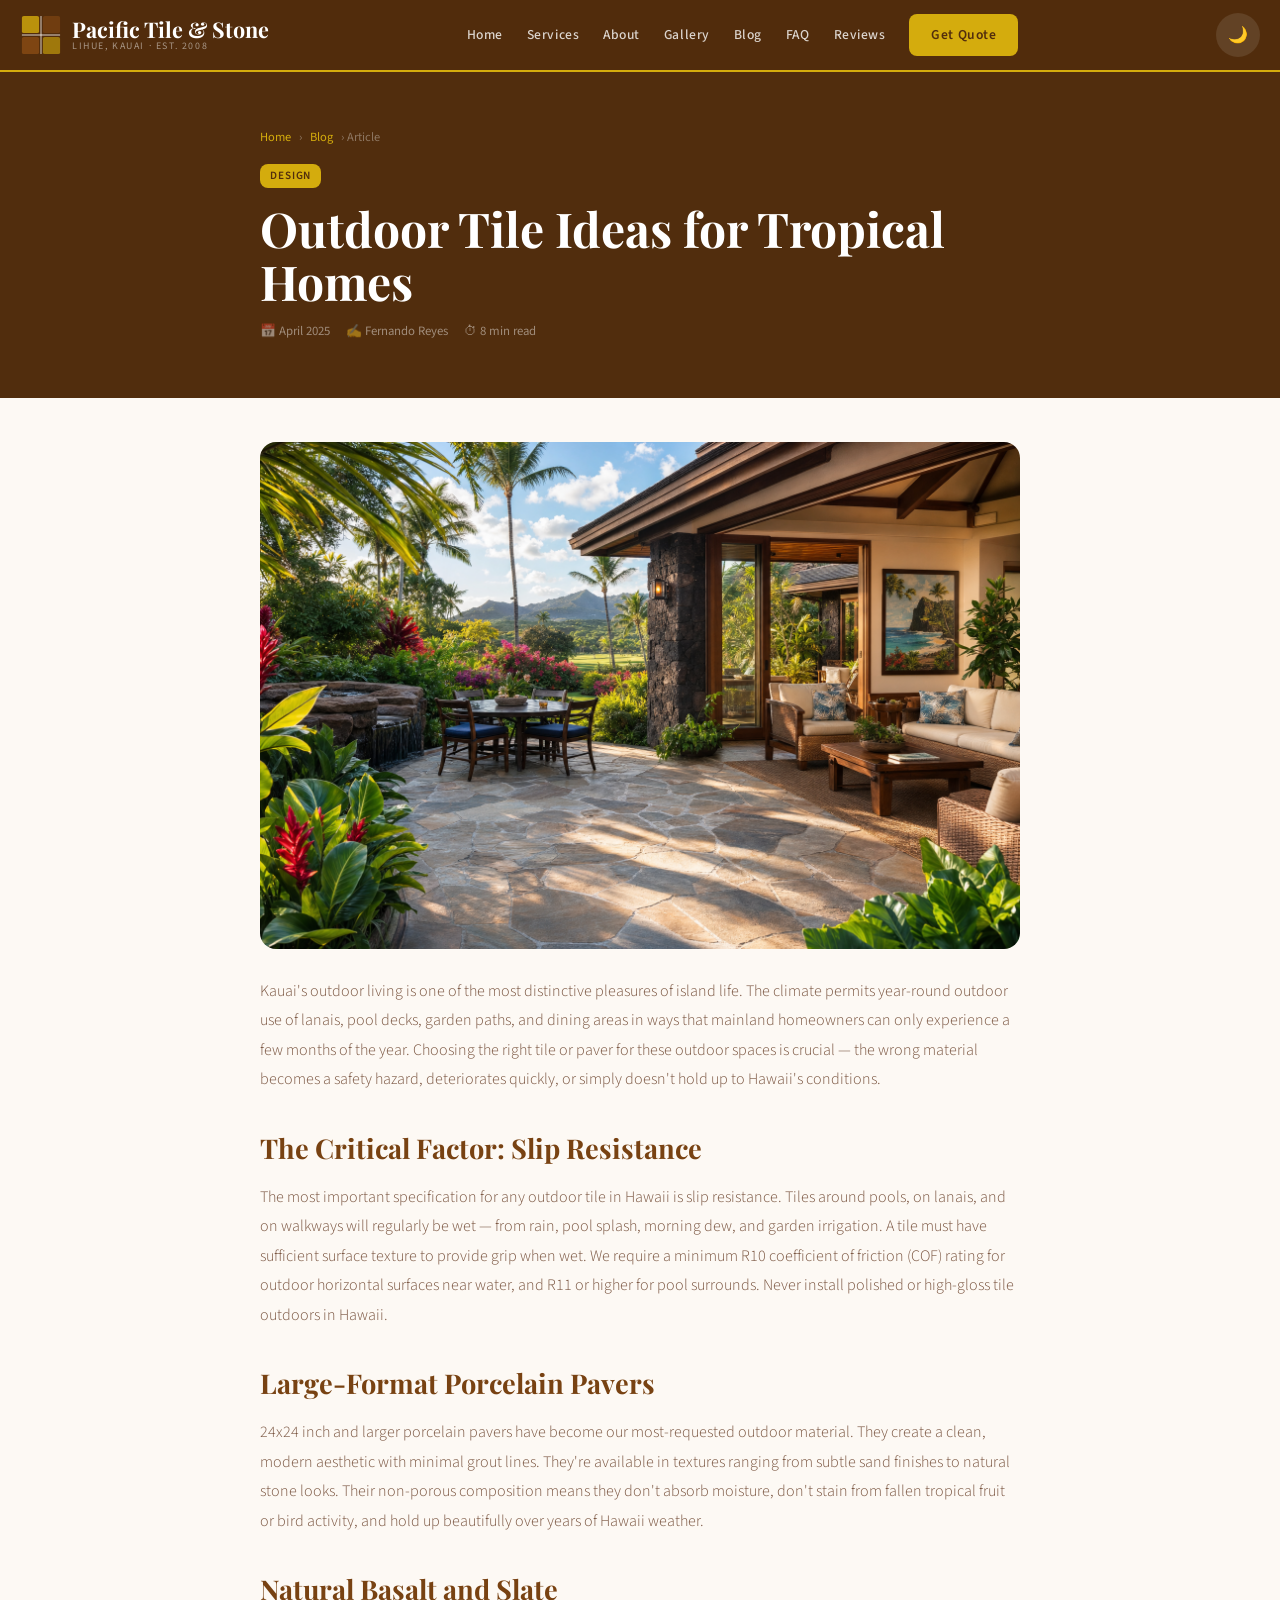
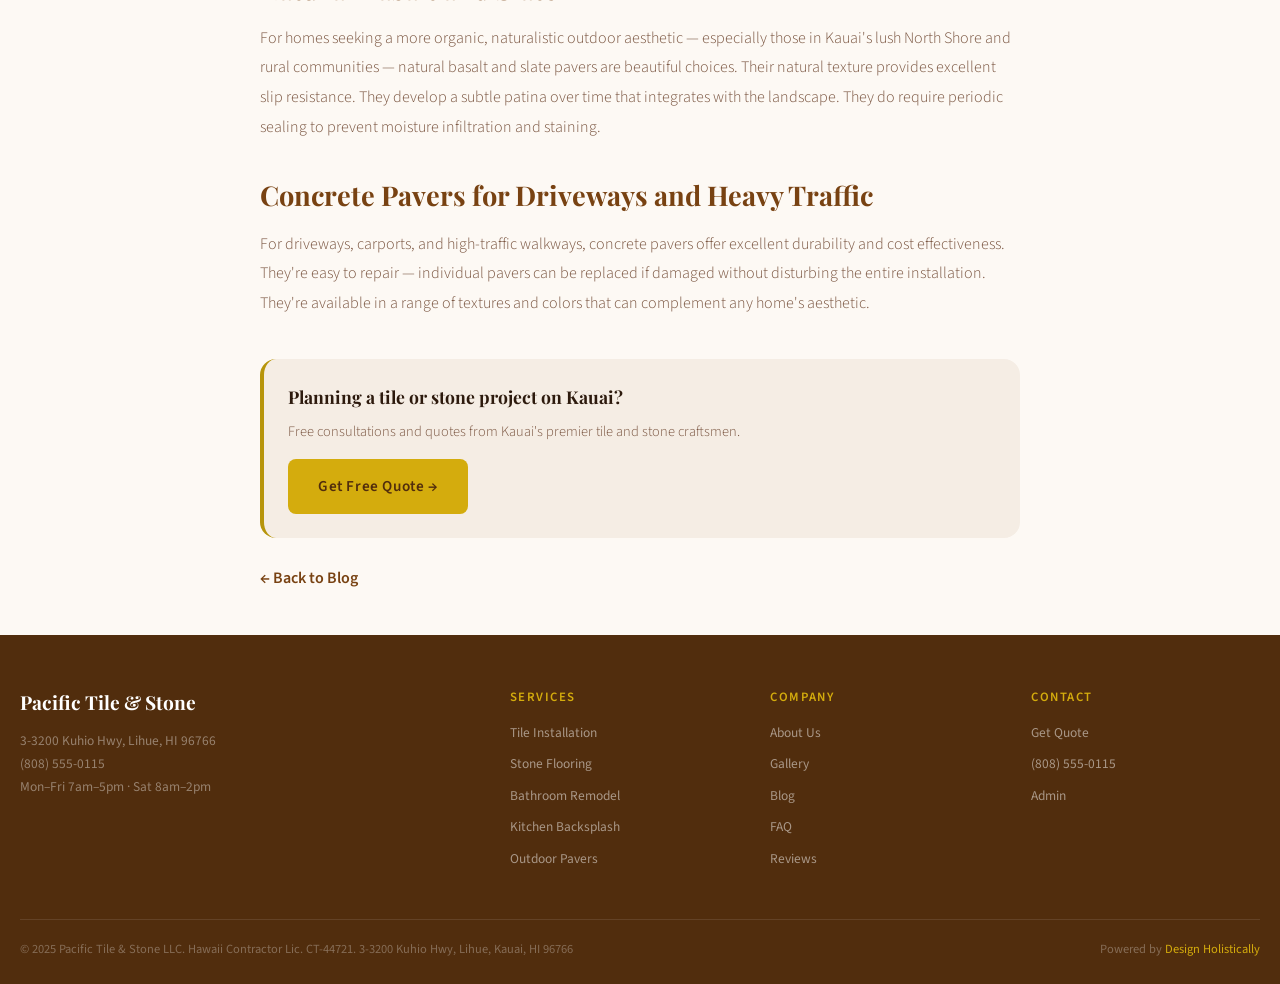
<file: blog-post-3.html>
<!DOCTYPE html>
<html lang="en" data-theme="light">
<head>
<meta charset="UTF-8"/><meta name="viewport" content="width=device-width,initial-scale=1.0"/>
<title>Outdoor Tile Ideas for Tropical Homes — Pacific Tile & Stone</title>
<link rel="stylesheet" href="css/style.css"/>
  <link rel="icon" type="image/x-icon" href="images/favicon.ico">
  <link rel="icon" type="image/png" sizes="32x32" href="images/favicon-32x32.png">
  <link rel="icon" type="image/png" sizes="16x16" href="images/favicon-16x16.png">
  <link rel="apple-touch-icon" sizes="180x180" href="images/apple-touch-icon.png">
</head>
<body>
<header class="site-header">
  <div class="header-inner">
    <a href="index.html" class="logo-wrap">
      <svg viewBox="0 0 44 44" fill="none" width="42" height="42" aria-label="Pacific Tile & Stone logo" xmlns="http://www.w3.org/2000/svg">
  <rect x="2" y="2" width="18" height="18" rx="2" fill="#D4AC0D" opacity="0.8"/>
  <rect x="24" y="2" width="18" height="18" rx="2" fill="#784212" opacity="0.8"/>
  <rect x="2" y="24" width="18" height="18" rx="2" fill="#935116" opacity="0.7"/>
  <rect x="24" y="24" width="18" height="18" rx="2" fill="#D4AC0D" opacity="0.6"/>
  <line x1="22" y1="2" x2="22" y2="42" stroke="rgba(255,255,255,0.4)" stroke-width="2"/>
  <line x1="2" y1="22" x2="42" y2="22" stroke="rgba(255,255,255,0.4)" stroke-width="2"/>
</svg>
      <div class="logo-text">Pacific Tile & Stone<span>Lihue, Kauai · Est. 2008</span></div>
    </a>
    <nav class="nav-links">
      <a href="index.html">Home</a><a href="services.html">Services</a><a href="about.html">About</a><a href="gallery.html">Gallery</a><a href="blog.html">Blog</a><a href="faq.html">FAQ</a><a href="reviews.html">Reviews</a>
      <a href="booking.html" class="btn-nav">Get Quote</a>
    </nav>
    <div class="header-actions">
      <button class="dark-toggle" id="darkToggle">🌙</button>
      <button class="hamburger" id="hamburger"><span></span><span></span><span></span></button>
    </div>
  </div>
</header>
<nav class="mobile-nav" id="mobileNav">
  <a href="index.html">Home</a><a href="services.html">Services</a><a href="about.html">About</a><a href="gallery.html">Gallery</a><a href="blog.html">Blog</a><a href="faq.html">FAQ</a><a href="reviews.html">Reviews</a><a href="booking.html">Get Quote</a>
</nav>
<div class="post-hero"><div class="post-hero-inner">
  <div class="breadcrumb"><a href="index.html">Home</a> › <a href="blog.html">Blog</a> › Article</div>
  <span class="blog-tag" style="display:inline-block;margin-bottom:14px;">Design</span>
  <h1>Outdoor Tile Ideas for Tropical Homes</h1>
  <div class="post-meta"><span>📅 April 2025</span><span>✍ Fernando Reyes</span><span>⏱ 8 min read</span></div>
</div></div>
<article><div class="post-content">
  <img src="images/blog-3.png" alt="Outdoor Tile Ideas for Tropical Homes" style="width:100%;border-radius:var(--radius-lg);margin-bottom:28px;" />
  <p>Kauai's outdoor living is one of the most distinctive pleasures of island life. The climate permits year-round outdoor use of lanais, pool decks, garden paths, and dining areas in ways that mainland homeowners can only experience a few months of the year. Choosing the right tile or paver for these outdoor spaces is crucial — the wrong material becomes a safety hazard, deteriorates quickly, or simply doesn't hold up to Hawaii's conditions.</p><h2>The Critical Factor: Slip Resistance</h2><p>The most important specification for any outdoor tile in Hawaii is slip resistance. Tiles around pools, on lanais, and on walkways will regularly be wet — from rain, pool splash, morning dew, and garden irrigation. A tile must have sufficient surface texture to provide grip when wet. We require a minimum R10 coefficient of friction (COF) rating for outdoor horizontal surfaces near water, and R11 or higher for pool surrounds. Never install polished or high-gloss tile outdoors in Hawaii.</p><h2>Large-Format Porcelain Pavers</h2><p>24x24 inch and larger porcelain pavers have become our most-requested outdoor material. They create a clean, modern aesthetic with minimal grout lines. They're available in textures ranging from subtle sand finishes to natural stone looks. Their non-porous composition means they don't absorb moisture, don't stain from fallen tropical fruit or bird activity, and hold up beautifully over years of Hawaii weather.</p><h2>Natural Basalt and Slate</h2><p>For homes seeking a more organic, naturalistic outdoor aesthetic — especially those in Kauai's lush North Shore and rural communities — natural basalt and slate pavers are beautiful choices. Their natural texture provides excellent slip resistance. They develop a subtle patina over time that integrates with the landscape. They do require periodic sealing to prevent moisture infiltration and staining.</p><h2>Concrete Pavers for Driveways and Heavy Traffic</h2><p>For driveways, carports, and high-traffic walkways, concrete pavers offer excellent durability and cost effectiveness. They're easy to repair — individual pavers can be replaced if damaged without disturbing the entire installation. They're available in a range of textures and colors that can complement any home's aesthetic.</p>
  <div style="margin-top:40px;padding:24px;background:var(--bg-secondary);border-radius:var(--radius-lg);border-left:4px solid var(--accent-dark);"><strong style="display:block;margin-bottom:8px;font-family:'Playfair Display',serif;font-size:1.1rem;">Planning a tile or stone project on Kauai?</strong><p style="color:var(--text-muted);font-size:0.9rem;margin-bottom:14px;font-weight:300;">Free consultations and quotes from Kauai's premier tile and stone craftsmen.</p><a href="booking.html" class="btn-primary">Get Free Quote →</a></div>
  <div style="margin-top:28px;"><a href="blog.html" style="color:var(--primary);font-weight:600;">← Back to Blog</a></div>
</div></article>
<footer class="site-footer">
  <div class="footer-inner">
    <div class="footer-grid">
      <div class="footer-brand">
        <div style="font-family:'Playfair Display',serif;font-weight:700;font-size:1.2rem;color:#fff;">Pacific Tile & Stone</div>
        <p>3-3200 Kuhio Hwy, Lihue, HI 96766<br>(808) 555-0115<br>Mon–Fri 7am–5pm · Sat 8am–2pm</p>
      </div>
      <div class="footer-col"><h4>Services</h4><a href="services.html">Tile Installation</a><a href="services.html">Stone Flooring</a><a href="services.html">Bathroom Remodel</a><a href="services.html">Kitchen Backsplash</a><a href="services.html">Outdoor Pavers</a></div>
      <div class="footer-col"><h4>Company</h4><a href="about.html">About Us</a><a href="gallery.html">Gallery</a><a href="blog.html">Blog</a><a href="faq.html">FAQ</a><a href="reviews.html">Reviews</a></div>
      <div class="footer-col"><h4>Contact</h4><a href="booking.html">Get Quote</a><a href="tel:8085550115">(808) 555-0115</a><a href="admin.html">Admin</a></div>
    </div>
    <div class="footer-bottom">
      <span>© 2025 Pacific Tile & Stone LLC. Hawaii Contractor Lic. CT-44721. 3-3200 Kuhio Hwy, Lihue, Kauai, HI 96766</span>
      <span>Powered by <a href="https://designholistically.com" target="_blank">Design Holistically</a></span>
    </div>
  </div>
</footer>
<button class="back-top" id="backTop">↑</button>
<script src="js/main.js"></script>
</body>
</html>
</file>
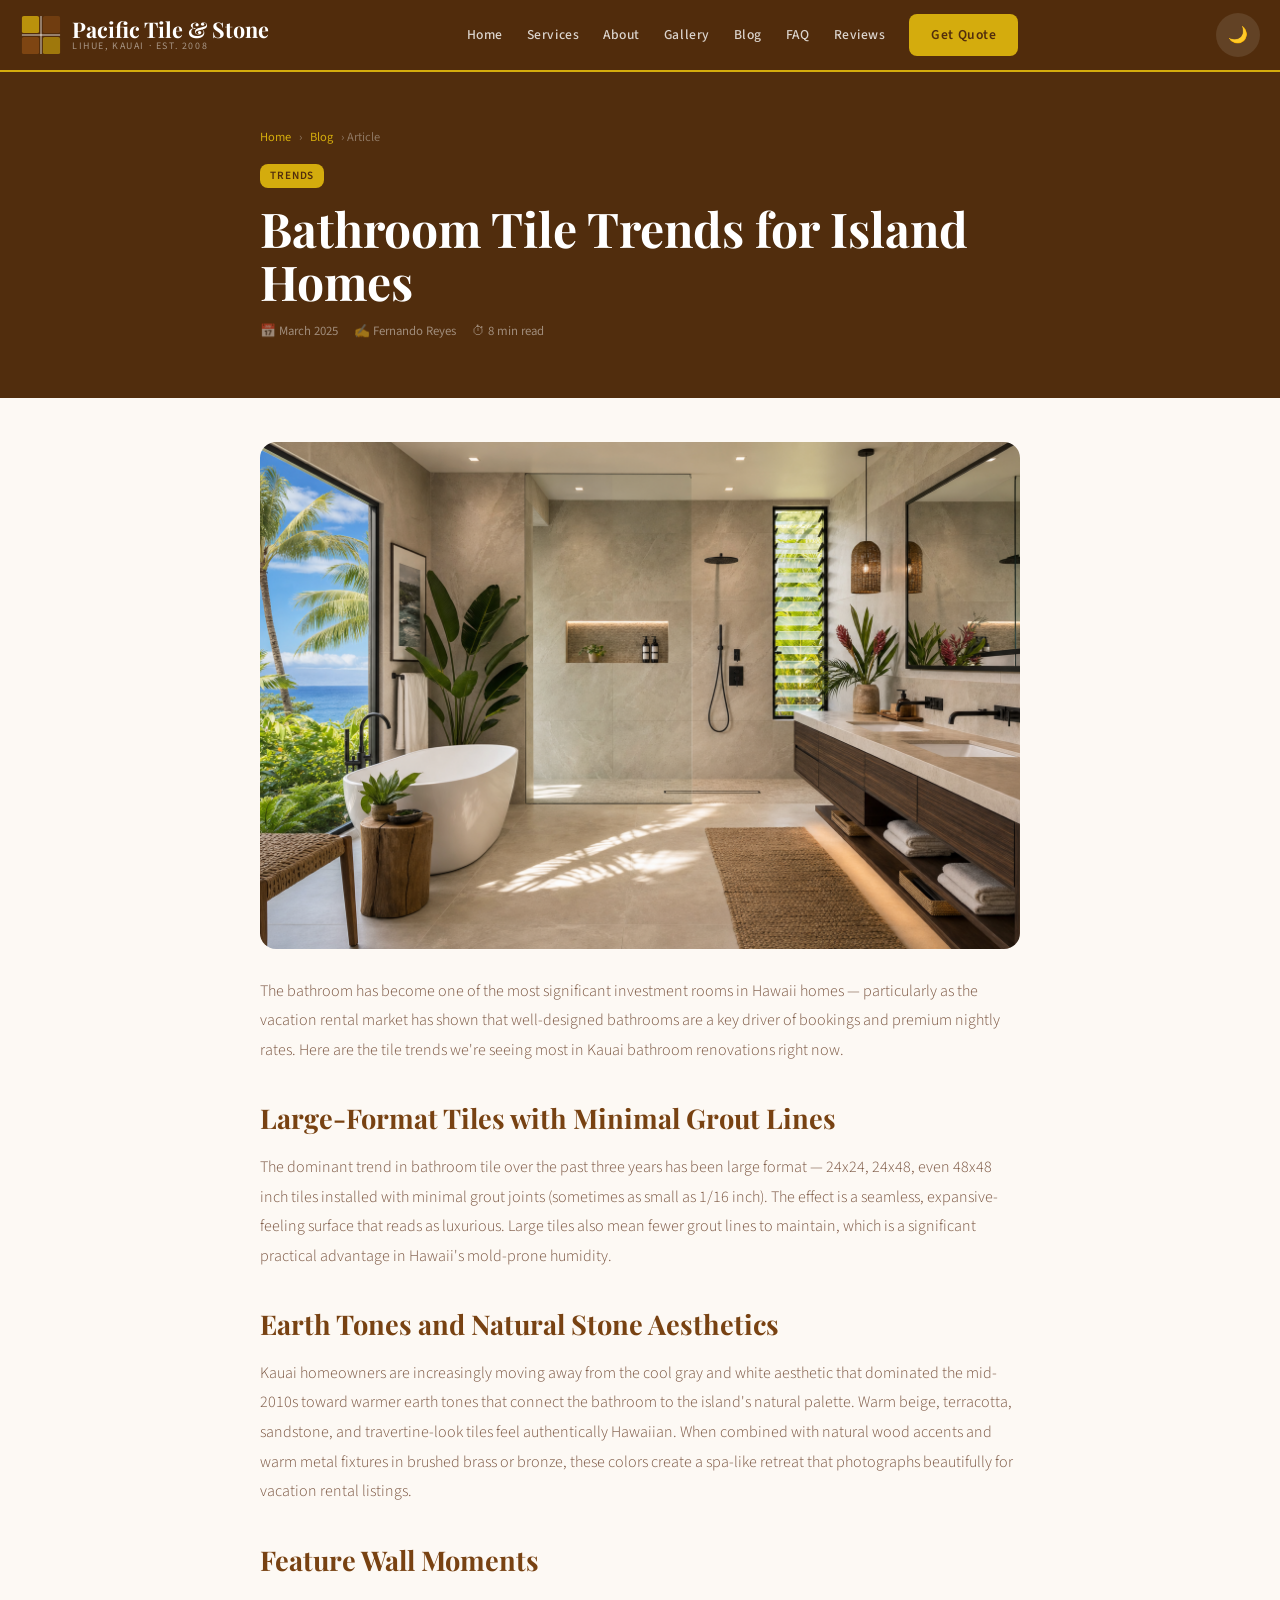
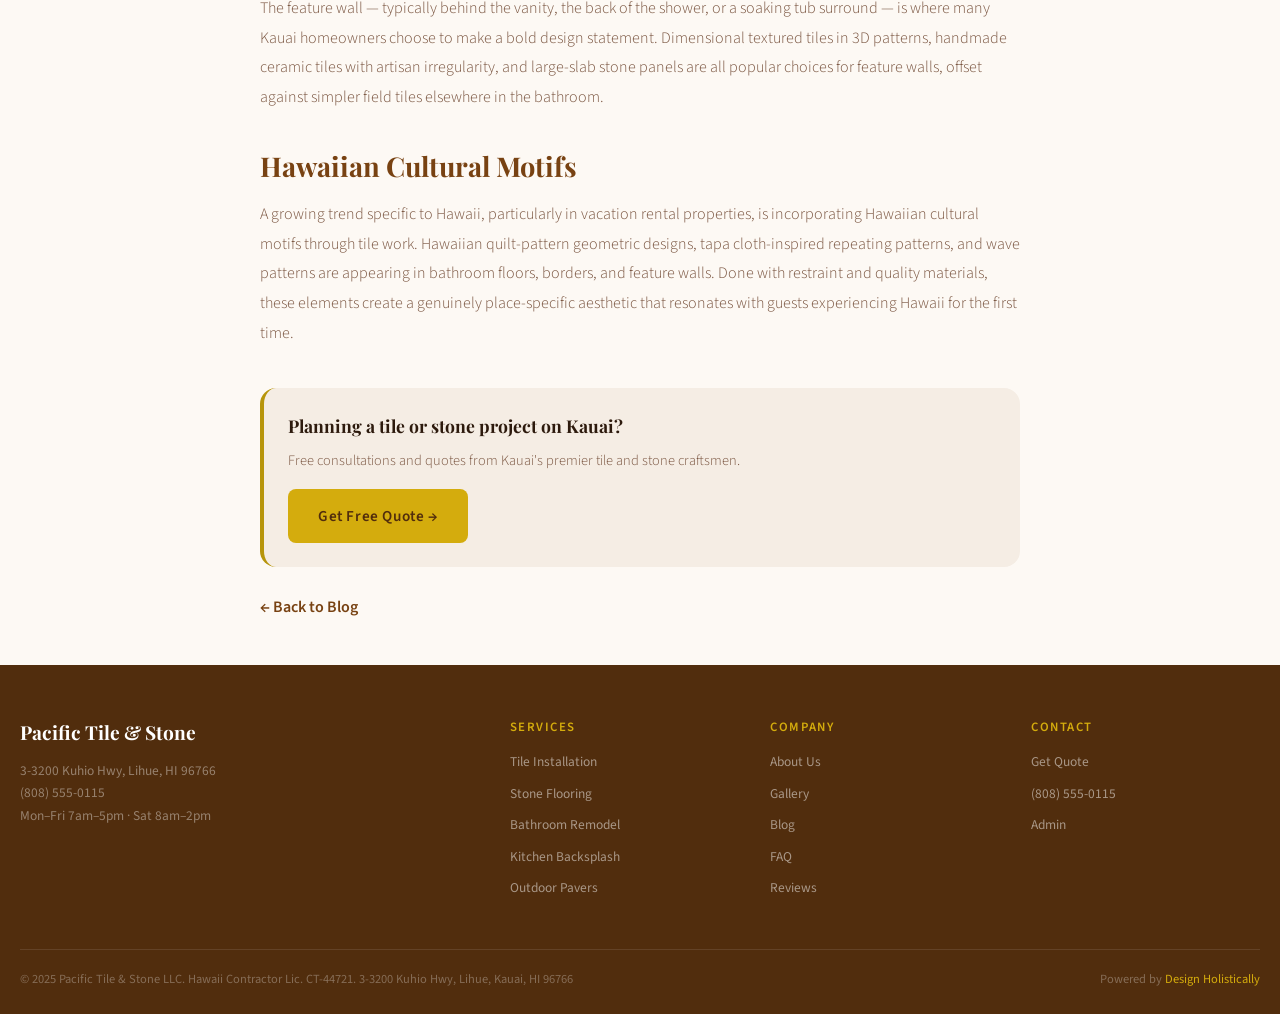
<file: blog-post-4.html>
<!DOCTYPE html>
<html lang="en" data-theme="light">
<head>
<meta charset="UTF-8"/><meta name="viewport" content="width=device-width,initial-scale=1.0"/>
<title>Bathroom Tile Trends for Island Homes — Pacific Tile & Stone</title>
<link rel="stylesheet" href="css/style.css"/>
  <link rel="icon" type="image/x-icon" href="images/favicon.ico">
  <link rel="icon" type="image/png" sizes="32x32" href="images/favicon-32x32.png">
  <link rel="icon" type="image/png" sizes="16x16" href="images/favicon-16x16.png">
  <link rel="apple-touch-icon" sizes="180x180" href="images/apple-touch-icon.png">
</head>
<body>
<header class="site-header">
  <div class="header-inner">
    <a href="index.html" class="logo-wrap">
      <svg viewBox="0 0 44 44" fill="none" width="42" height="42" aria-label="Pacific Tile & Stone logo" xmlns="http://www.w3.org/2000/svg">
  <rect x="2" y="2" width="18" height="18" rx="2" fill="#D4AC0D" opacity="0.8"/>
  <rect x="24" y="2" width="18" height="18" rx="2" fill="#784212" opacity="0.8"/>
  <rect x="2" y="24" width="18" height="18" rx="2" fill="#935116" opacity="0.7"/>
  <rect x="24" y="24" width="18" height="18" rx="2" fill="#D4AC0D" opacity="0.6"/>
  <line x1="22" y1="2" x2="22" y2="42" stroke="rgba(255,255,255,0.4)" stroke-width="2"/>
  <line x1="2" y1="22" x2="42" y2="22" stroke="rgba(255,255,255,0.4)" stroke-width="2"/>
</svg>
      <div class="logo-text">Pacific Tile & Stone<span>Lihue, Kauai · Est. 2008</span></div>
    </a>
    <nav class="nav-links">
      <a href="index.html">Home</a><a href="services.html">Services</a><a href="about.html">About</a><a href="gallery.html">Gallery</a><a href="blog.html">Blog</a><a href="faq.html">FAQ</a><a href="reviews.html">Reviews</a>
      <a href="booking.html" class="btn-nav">Get Quote</a>
    </nav>
    <div class="header-actions">
      <button class="dark-toggle" id="darkToggle">🌙</button>
      <button class="hamburger" id="hamburger"><span></span><span></span><span></span></button>
    </div>
  </div>
</header>
<nav class="mobile-nav" id="mobileNav">
  <a href="index.html">Home</a><a href="services.html">Services</a><a href="about.html">About</a><a href="gallery.html">Gallery</a><a href="blog.html">Blog</a><a href="faq.html">FAQ</a><a href="reviews.html">Reviews</a><a href="booking.html">Get Quote</a>
</nav>
<div class="post-hero"><div class="post-hero-inner">
  <div class="breadcrumb"><a href="index.html">Home</a> › <a href="blog.html">Blog</a> › Article</div>
  <span class="blog-tag" style="display:inline-block;margin-bottom:14px;">Trends</span>
  <h1>Bathroom Tile Trends for Island Homes</h1>
  <div class="post-meta"><span>📅 March 2025</span><span>✍ Fernando Reyes</span><span>⏱ 8 min read</span></div>
</div></div>
<article><div class="post-content">
  <img src="images/blog-4.png" alt="Bathroom Tile Trends for Island Homes" style="width:100%;border-radius:var(--radius-lg);margin-bottom:28px;" />
  <p>The bathroom has become one of the most significant investment rooms in Hawaii homes — particularly as the vacation rental market has shown that well-designed bathrooms are a key driver of bookings and premium nightly rates. Here are the tile trends we're seeing most in Kauai bathroom renovations right now.</p><h2>Large-Format Tiles with Minimal Grout Lines</h2><p>The dominant trend in bathroom tile over the past three years has been large format — 24x24, 24x48, even 48x48 inch tiles installed with minimal grout joints (sometimes as small as 1/16 inch). The effect is a seamless, expansive-feeling surface that reads as luxurious. Large tiles also mean fewer grout lines to maintain, which is a significant practical advantage in Hawaii's mold-prone humidity.</p><h2>Earth Tones and Natural Stone Aesthetics</h2><p>Kauai homeowners are increasingly moving away from the cool gray and white aesthetic that dominated the mid-2010s toward warmer earth tones that connect the bathroom to the island's natural palette. Warm beige, terracotta, sandstone, and travertine-look tiles feel authentically Hawaiian. When combined with natural wood accents and warm metal fixtures in brushed brass or bronze, these colors create a spa-like retreat that photographs beautifully for vacation rental listings.</p><h2>Feature Wall Moments</h2><p>The feature wall — typically behind the vanity, the back of the shower, or a soaking tub surround — is where many Kauai homeowners choose to make a bold design statement. Dimensional textured tiles in 3D patterns, handmade ceramic tiles with artisan irregularity, and large-slab stone panels are all popular choices for feature walls, offset against simpler field tiles elsewhere in the bathroom.</p><h2>Hawaiian Cultural Motifs</h2><p>A growing trend specific to Hawaii, particularly in vacation rental properties, is incorporating Hawaiian cultural motifs through tile work. Hawaiian quilt-pattern geometric designs, tapa cloth-inspired repeating patterns, and wave patterns are appearing in bathroom floors, borders, and feature walls. Done with restraint and quality materials, these elements create a genuinely place-specific aesthetic that resonates with guests experiencing Hawaii for the first time.</p>
  <div style="margin-top:40px;padding:24px;background:var(--bg-secondary);border-radius:var(--radius-lg);border-left:4px solid var(--accent-dark);"><strong style="display:block;margin-bottom:8px;font-family:'Playfair Display',serif;font-size:1.1rem;">Planning a tile or stone project on Kauai?</strong><p style="color:var(--text-muted);font-size:0.9rem;margin-bottom:14px;font-weight:300;">Free consultations and quotes from Kauai's premier tile and stone craftsmen.</p><a href="booking.html" class="btn-primary">Get Free Quote →</a></div>
  <div style="margin-top:28px;"><a href="blog.html" style="color:var(--primary);font-weight:600;">← Back to Blog</a></div>
</div></article>
<footer class="site-footer">
  <div class="footer-inner">
    <div class="footer-grid">
      <div class="footer-brand">
        <div style="font-family:'Playfair Display',serif;font-weight:700;font-size:1.2rem;color:#fff;">Pacific Tile & Stone</div>
        <p>3-3200 Kuhio Hwy, Lihue, HI 96766<br>(808) 555-0115<br>Mon–Fri 7am–5pm · Sat 8am–2pm</p>
      </div>
      <div class="footer-col"><h4>Services</h4><a href="services.html">Tile Installation</a><a href="services.html">Stone Flooring</a><a href="services.html">Bathroom Remodel</a><a href="services.html">Kitchen Backsplash</a><a href="services.html">Outdoor Pavers</a></div>
      <div class="footer-col"><h4>Company</h4><a href="about.html">About Us</a><a href="gallery.html">Gallery</a><a href="blog.html">Blog</a><a href="faq.html">FAQ</a><a href="reviews.html">Reviews</a></div>
      <div class="footer-col"><h4>Contact</h4><a href="booking.html">Get Quote</a><a href="tel:8085550115">(808) 555-0115</a><a href="admin.html">Admin</a></div>
    </div>
    <div class="footer-bottom">
      <span>© 2025 Pacific Tile & Stone LLC. Hawaii Contractor Lic. CT-44721. 3-3200 Kuhio Hwy, Lihue, Kauai, HI 96766</span>
      <span>Powered by <a href="https://designholistically.com" target="_blank">Design Holistically</a></span>
    </div>
  </div>
</footer>
<button class="back-top" id="backTop">↑</button>
<script src="js/main.js"></script>
</body>
</html>
</file>
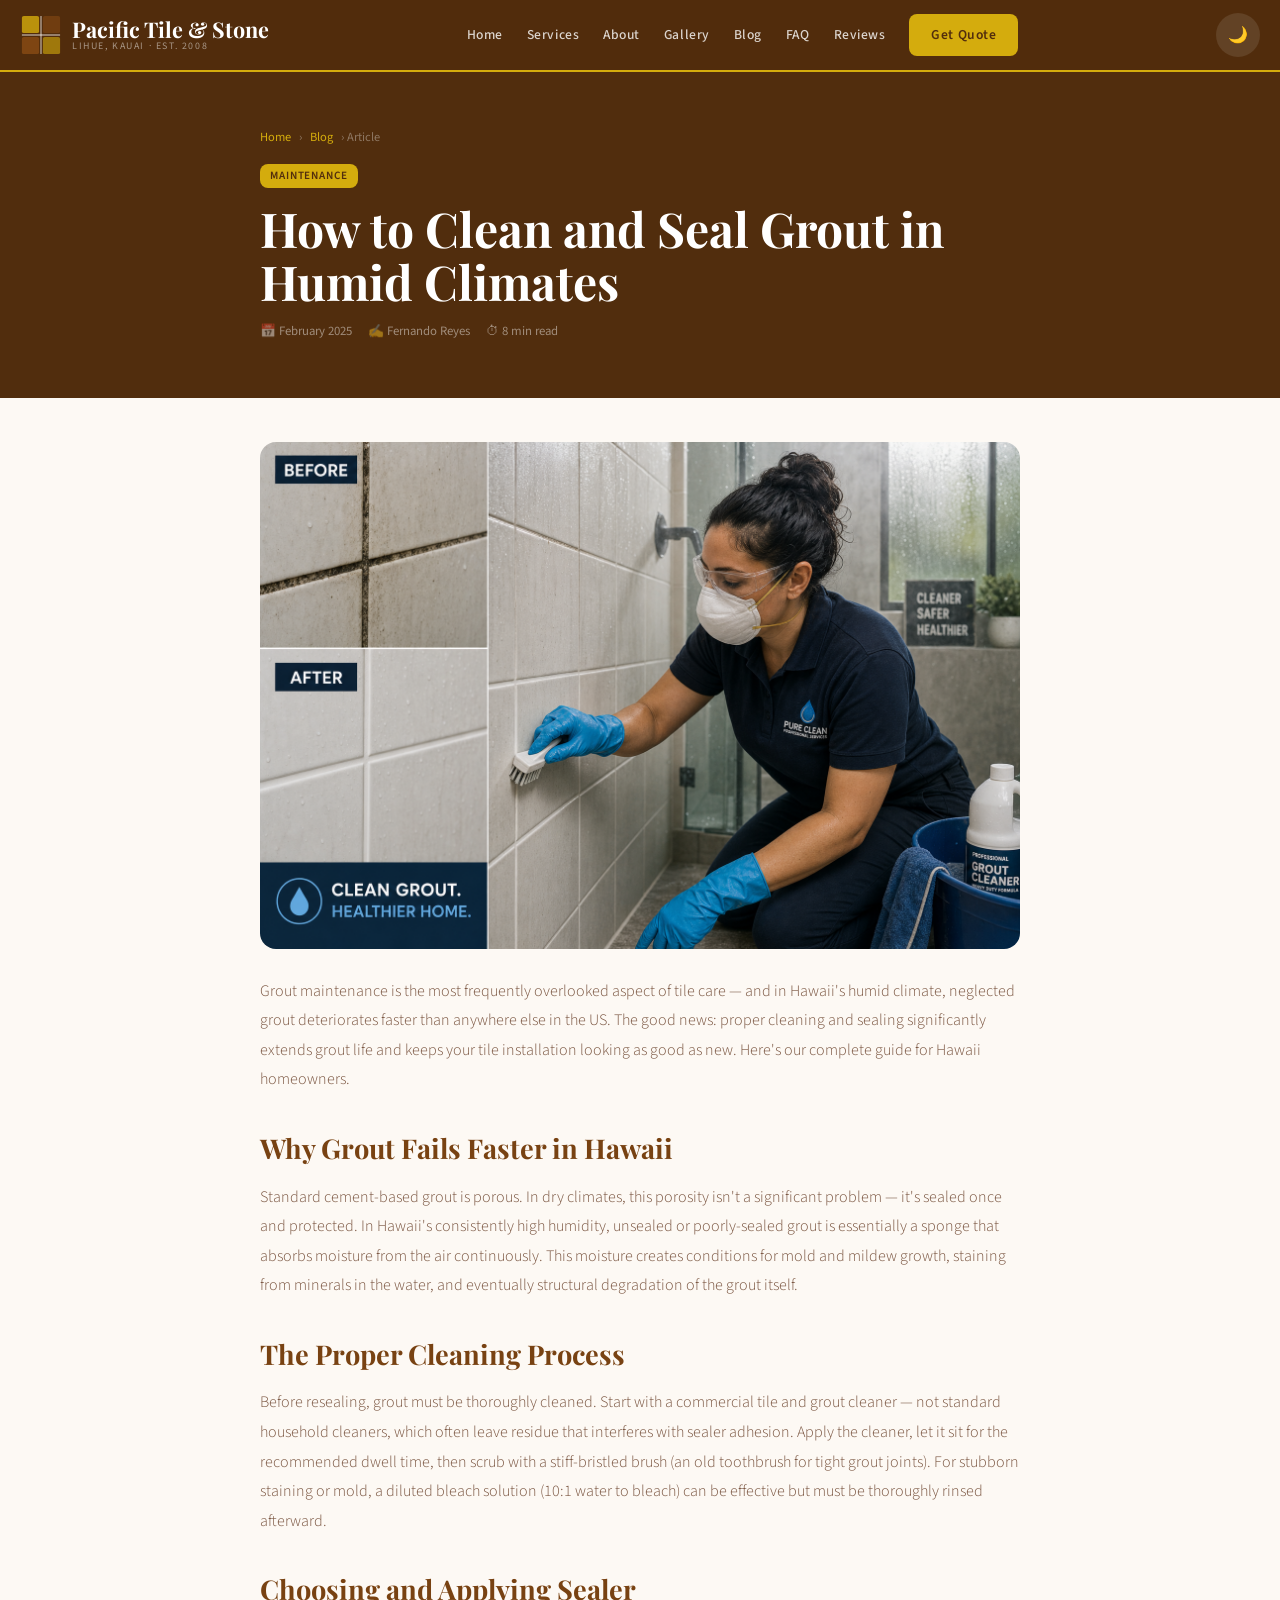
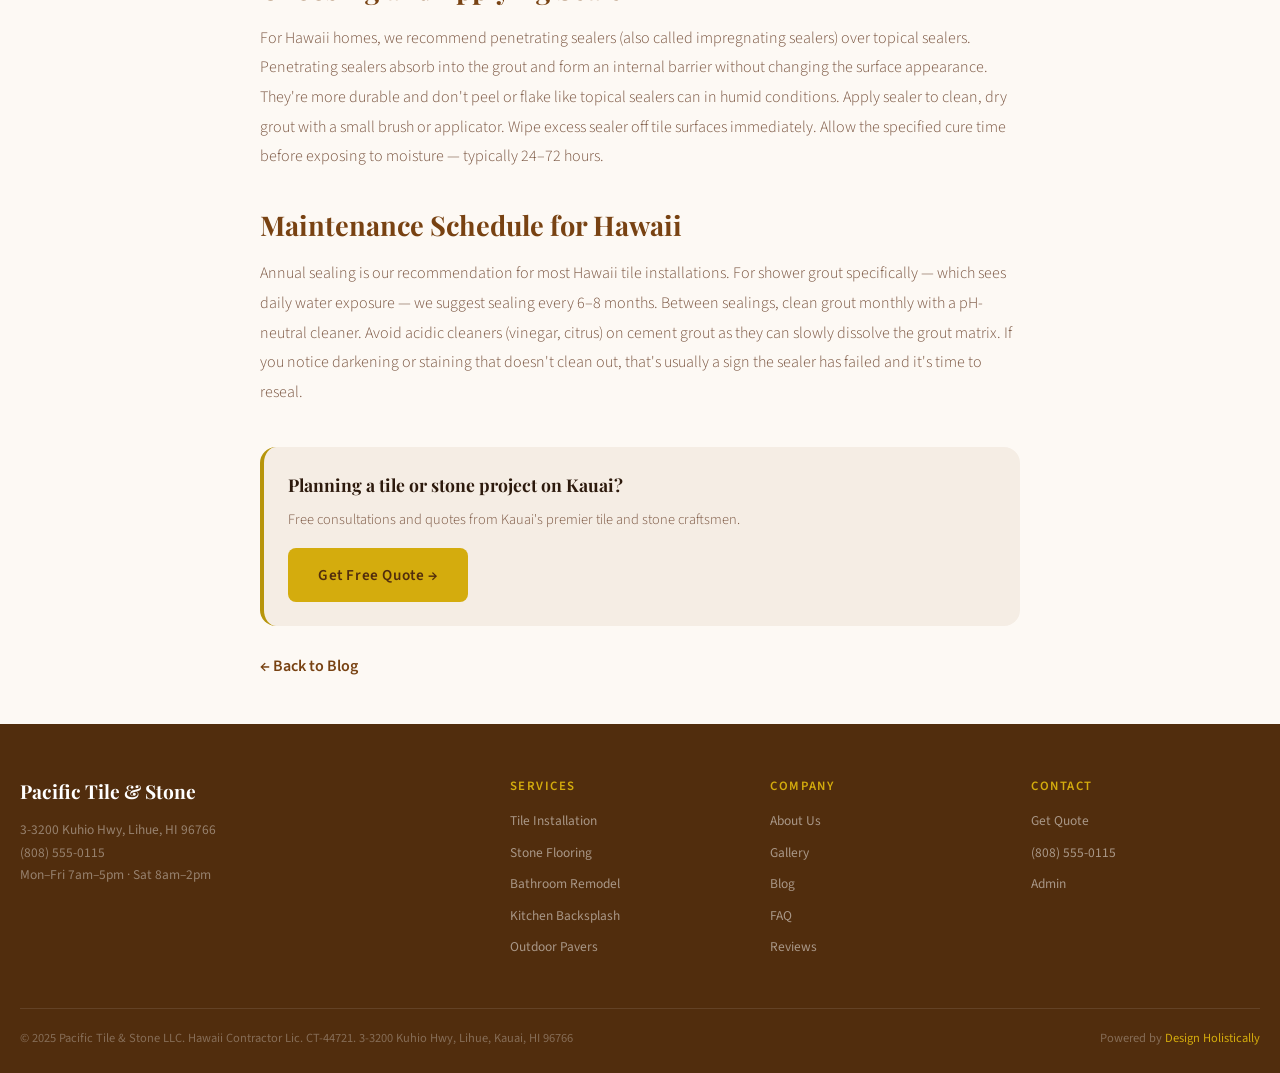
<file: blog-post-5.html>
<!DOCTYPE html>
<html lang="en" data-theme="light">
<head>
<meta charset="UTF-8"/><meta name="viewport" content="width=device-width,initial-scale=1.0"/>
<title>How to Clean and Seal Grout in Humid Climates — Pacific Tile & Stone</title>
<link rel="stylesheet" href="css/style.css"/>
  <link rel="icon" type="image/x-icon" href="images/favicon.ico">
  <link rel="icon" type="image/png" sizes="32x32" href="images/favicon-32x32.png">
  <link rel="icon" type="image/png" sizes="16x16" href="images/favicon-16x16.png">
  <link rel="apple-touch-icon" sizes="180x180" href="images/apple-touch-icon.png">
</head>
<body>
<header class="site-header">
  <div class="header-inner">
    <a href="index.html" class="logo-wrap">
      <svg viewBox="0 0 44 44" fill="none" width="42" height="42" aria-label="Pacific Tile & Stone logo" xmlns="http://www.w3.org/2000/svg">
  <rect x="2" y="2" width="18" height="18" rx="2" fill="#D4AC0D" opacity="0.8"/>
  <rect x="24" y="2" width="18" height="18" rx="2" fill="#784212" opacity="0.8"/>
  <rect x="2" y="24" width="18" height="18" rx="2" fill="#935116" opacity="0.7"/>
  <rect x="24" y="24" width="18" height="18" rx="2" fill="#D4AC0D" opacity="0.6"/>
  <line x1="22" y1="2" x2="22" y2="42" stroke="rgba(255,255,255,0.4)" stroke-width="2"/>
  <line x1="2" y1="22" x2="42" y2="22" stroke="rgba(255,255,255,0.4)" stroke-width="2"/>
</svg>
      <div class="logo-text">Pacific Tile & Stone<span>Lihue, Kauai · Est. 2008</span></div>
    </a>
    <nav class="nav-links">
      <a href="index.html">Home</a><a href="services.html">Services</a><a href="about.html">About</a><a href="gallery.html">Gallery</a><a href="blog.html">Blog</a><a href="faq.html">FAQ</a><a href="reviews.html">Reviews</a>
      <a href="booking.html" class="btn-nav">Get Quote</a>
    </nav>
    <div class="header-actions">
      <button class="dark-toggle" id="darkToggle">🌙</button>
      <button class="hamburger" id="hamburger"><span></span><span></span><span></span></button>
    </div>
  </div>
</header>
<nav class="mobile-nav" id="mobileNav">
  <a href="index.html">Home</a><a href="services.html">Services</a><a href="about.html">About</a><a href="gallery.html">Gallery</a><a href="blog.html">Blog</a><a href="faq.html">FAQ</a><a href="reviews.html">Reviews</a><a href="booking.html">Get Quote</a>
</nav>
<div class="post-hero"><div class="post-hero-inner">
  <div class="breadcrumb"><a href="index.html">Home</a> › <a href="blog.html">Blog</a> › Article</div>
  <span class="blog-tag" style="display:inline-block;margin-bottom:14px;">Maintenance</span>
  <h1>How to Clean and Seal Grout in Humid Climates</h1>
  <div class="post-meta"><span>📅 February 2025</span><span>✍ Fernando Reyes</span><span>⏱ 8 min read</span></div>
</div></div>
<article><div class="post-content">
  <img src="images/blog-5.png" alt="How to Clean and Seal Grout in Humid Climates" style="width:100%;border-radius:var(--radius-lg);margin-bottom:28px;" />
  <p>Grout maintenance is the most frequently overlooked aspect of tile care — and in Hawaii's humid climate, neglected grout deteriorates faster than anywhere else in the US. The good news: proper cleaning and sealing significantly extends grout life and keeps your tile installation looking as good as new. Here's our complete guide for Hawaii homeowners.</p><h2>Why Grout Fails Faster in Hawaii</h2><p>Standard cement-based grout is porous. In dry climates, this porosity isn't a significant problem — it's sealed once and protected. In Hawaii's consistently high humidity, unsealed or poorly-sealed grout is essentially a sponge that absorbs moisture from the air continuously. This moisture creates conditions for mold and mildew growth, staining from minerals in the water, and eventually structural degradation of the grout itself.</p><h2>The Proper Cleaning Process</h2><p>Before resealing, grout must be thoroughly cleaned. Start with a commercial tile and grout cleaner — not standard household cleaners, which often leave residue that interferes with sealer adhesion. Apply the cleaner, let it sit for the recommended dwell time, then scrub with a stiff-bristled brush (an old toothbrush for tight grout joints). For stubborn staining or mold, a diluted bleach solution (10:1 water to bleach) can be effective but must be thoroughly rinsed afterward.</p><h2>Choosing and Applying Sealer</h2><p>For Hawaii homes, we recommend penetrating sealers (also called impregnating sealers) over topical sealers. Penetrating sealers absorb into the grout and form an internal barrier without changing the surface appearance. They're more durable and don't peel or flake like topical sealers can in humid conditions. Apply sealer to clean, dry grout with a small brush or applicator. Wipe excess sealer off tile surfaces immediately. Allow the specified cure time before exposing to moisture — typically 24–72 hours.</p><h2>Maintenance Schedule for Hawaii</h2><p>Annual sealing is our recommendation for most Hawaii tile installations. For shower grout specifically — which sees daily water exposure — we suggest sealing every 6–8 months. Between sealings, clean grout monthly with a pH-neutral cleaner. Avoid acidic cleaners (vinegar, citrus) on cement grout as they can slowly dissolve the grout matrix. If you notice darkening or staining that doesn't clean out, that's usually a sign the sealer has failed and it's time to reseal.</p>
  <div style="margin-top:40px;padding:24px;background:var(--bg-secondary);border-radius:var(--radius-lg);border-left:4px solid var(--accent-dark);"><strong style="display:block;margin-bottom:8px;font-family:'Playfair Display',serif;font-size:1.1rem;">Planning a tile or stone project on Kauai?</strong><p style="color:var(--text-muted);font-size:0.9rem;margin-bottom:14px;font-weight:300;">Free consultations and quotes from Kauai's premier tile and stone craftsmen.</p><a href="booking.html" class="btn-primary">Get Free Quote →</a></div>
  <div style="margin-top:28px;"><a href="blog.html" style="color:var(--primary);font-weight:600;">← Back to Blog</a></div>
</div></article>
<footer class="site-footer">
  <div class="footer-inner">
    <div class="footer-grid">
      <div class="footer-brand">
        <div style="font-family:'Playfair Display',serif;font-weight:700;font-size:1.2rem;color:#fff;">Pacific Tile & Stone</div>
        <p>3-3200 Kuhio Hwy, Lihue, HI 96766<br>(808) 555-0115<br>Mon–Fri 7am–5pm · Sat 8am–2pm</p>
      </div>
      <div class="footer-col"><h4>Services</h4><a href="services.html">Tile Installation</a><a href="services.html">Stone Flooring</a><a href="services.html">Bathroom Remodel</a><a href="services.html">Kitchen Backsplash</a><a href="services.html">Outdoor Pavers</a></div>
      <div class="footer-col"><h4>Company</h4><a href="about.html">About Us</a><a href="gallery.html">Gallery</a><a href="blog.html">Blog</a><a href="faq.html">FAQ</a><a href="reviews.html">Reviews</a></div>
      <div class="footer-col"><h4>Contact</h4><a href="booking.html">Get Quote</a><a href="tel:8085550115">(808) 555-0115</a><a href="admin.html">Admin</a></div>
    </div>
    <div class="footer-bottom">
      <span>© 2025 Pacific Tile & Stone LLC. Hawaii Contractor Lic. CT-44721. 3-3200 Kuhio Hwy, Lihue, Kauai, HI 96766</span>
      <span>Powered by <a href="https://designholistically.com" target="_blank">Design Holistically</a></span>
    </div>
  </div>
</footer>
<button class="back-top" id="backTop">↑</button>
<script src="js/main.js"></script>
</body>
</html>
</file>
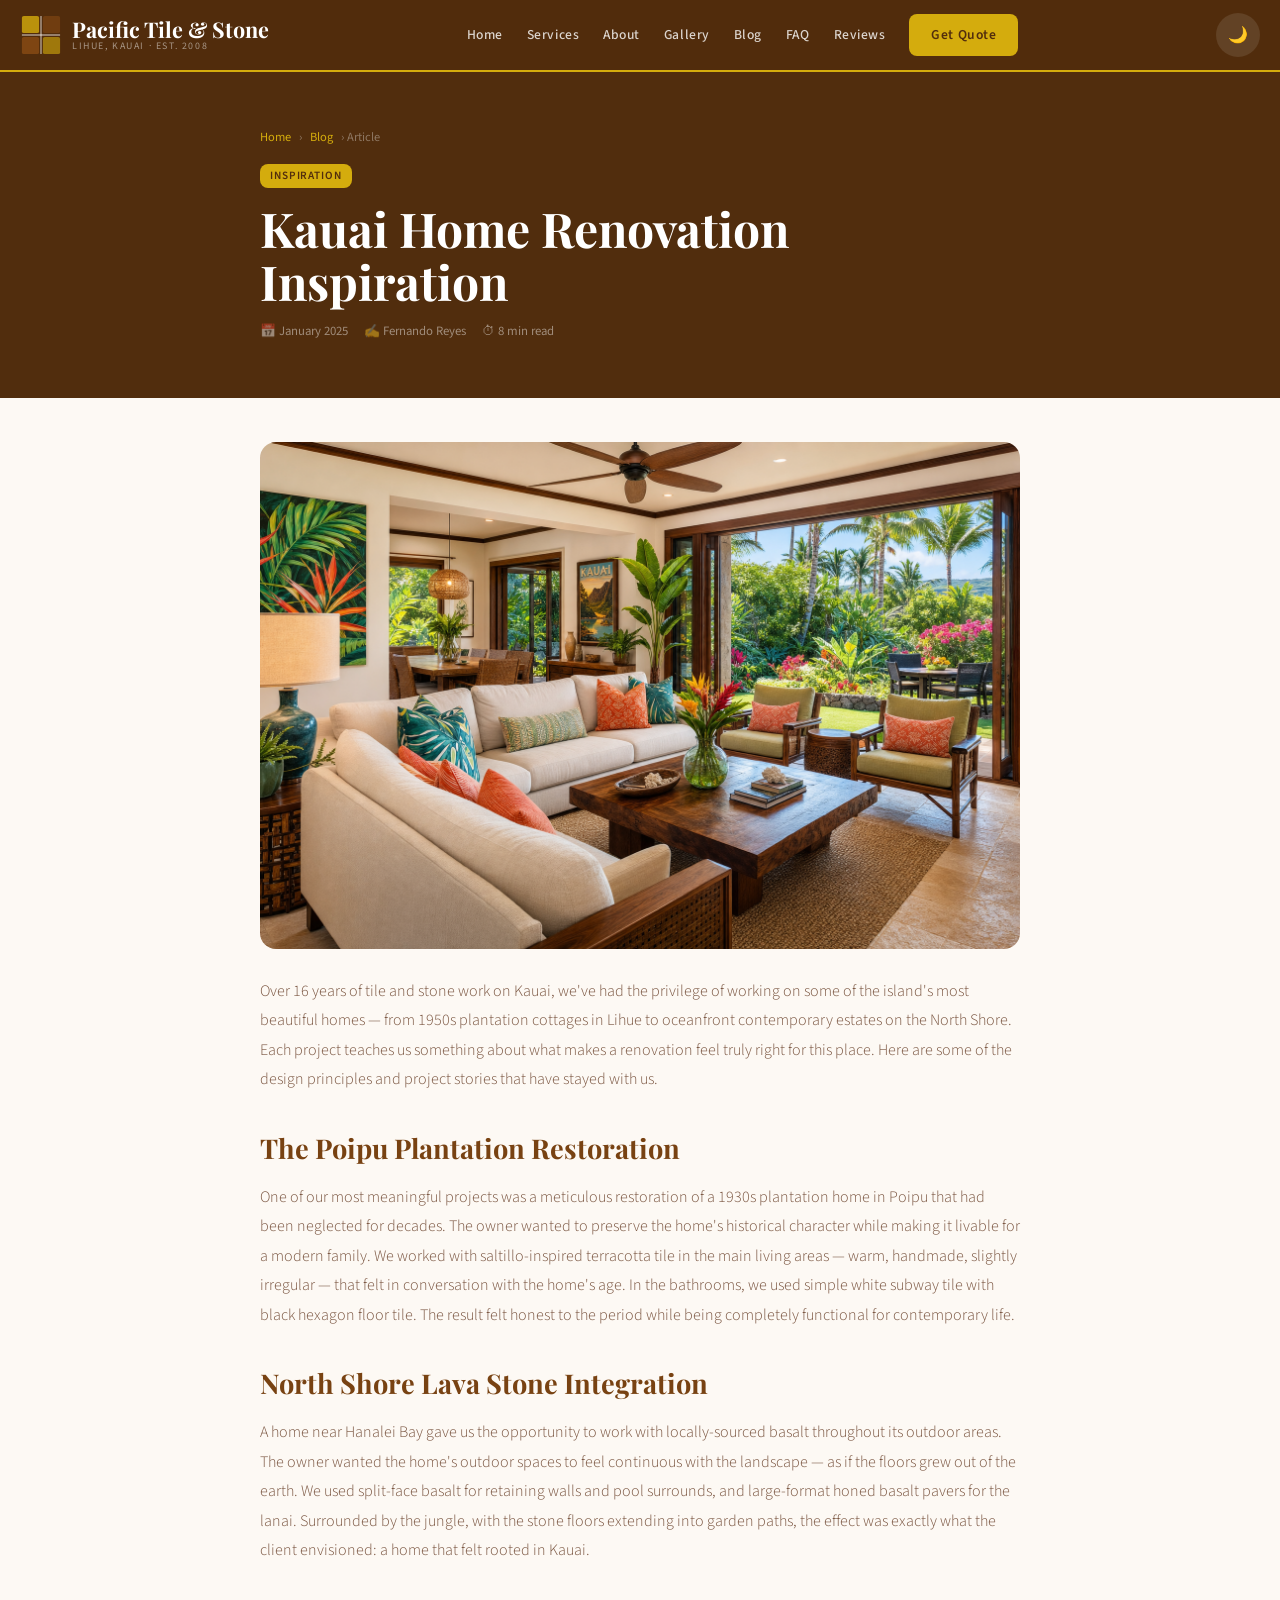
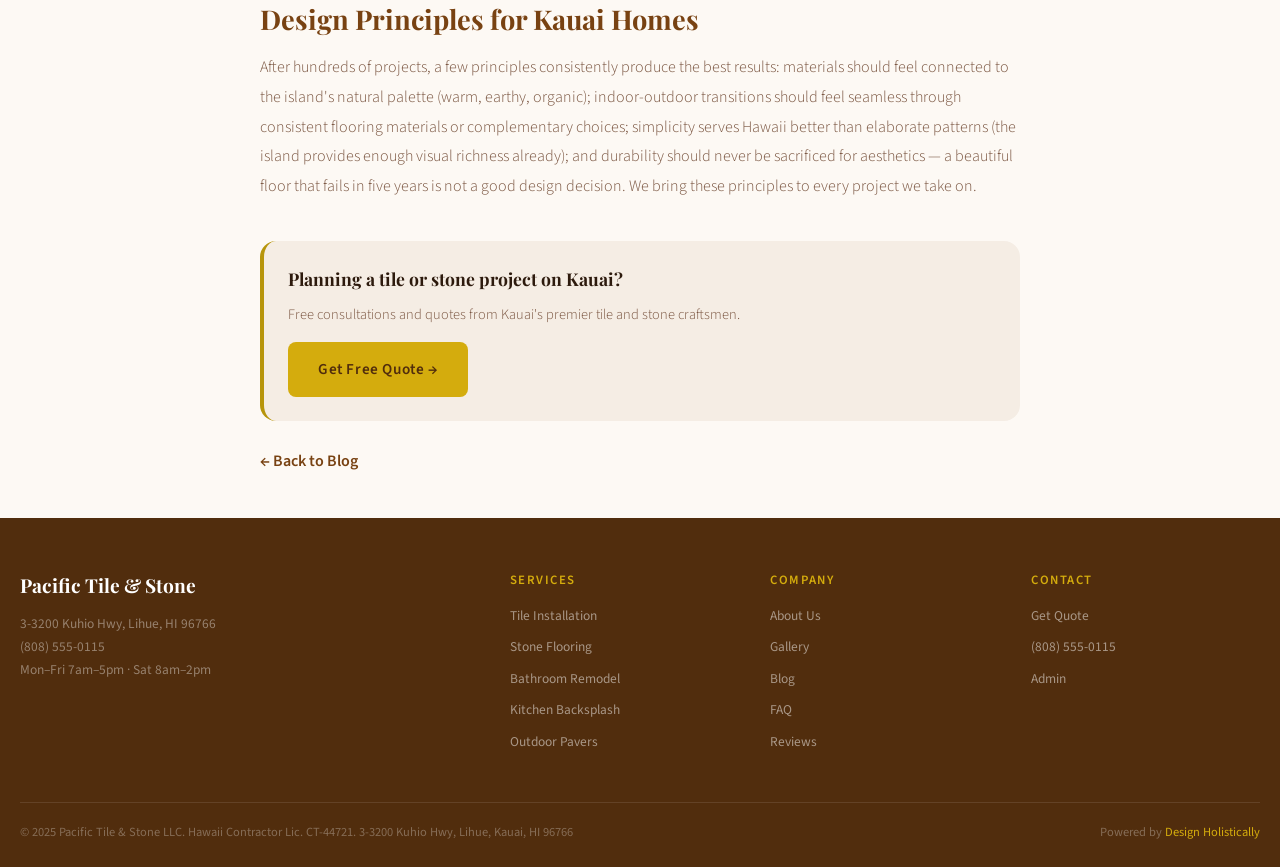
<file: blog-post-6.html>
<!DOCTYPE html>
<html lang="en" data-theme="light">
<head>
<meta charset="UTF-8"/><meta name="viewport" content="width=device-width,initial-scale=1.0"/>
<title>Kauai Home Renovation Inspiration — Pacific Tile & Stone</title>
<link rel="stylesheet" href="css/style.css"/>
  <link rel="icon" type="image/x-icon" href="images/favicon.ico">
  <link rel="icon" type="image/png" sizes="32x32" href="images/favicon-32x32.png">
  <link rel="icon" type="image/png" sizes="16x16" href="images/favicon-16x16.png">
  <link rel="apple-touch-icon" sizes="180x180" href="images/apple-touch-icon.png">
</head>
<body>
<header class="site-header">
  <div class="header-inner">
    <a href="index.html" class="logo-wrap">
      <svg viewBox="0 0 44 44" fill="none" width="42" height="42" aria-label="Pacific Tile & Stone logo" xmlns="http://www.w3.org/2000/svg">
  <rect x="2" y="2" width="18" height="18" rx="2" fill="#D4AC0D" opacity="0.8"/>
  <rect x="24" y="2" width="18" height="18" rx="2" fill="#784212" opacity="0.8"/>
  <rect x="2" y="24" width="18" height="18" rx="2" fill="#935116" opacity="0.7"/>
  <rect x="24" y="24" width="18" height="18" rx="2" fill="#D4AC0D" opacity="0.6"/>
  <line x1="22" y1="2" x2="22" y2="42" stroke="rgba(255,255,255,0.4)" stroke-width="2"/>
  <line x1="2" y1="22" x2="42" y2="22" stroke="rgba(255,255,255,0.4)" stroke-width="2"/>
</svg>
      <div class="logo-text">Pacific Tile & Stone<span>Lihue, Kauai · Est. 2008</span></div>
    </a>
    <nav class="nav-links">
      <a href="index.html">Home</a><a href="services.html">Services</a><a href="about.html">About</a><a href="gallery.html">Gallery</a><a href="blog.html">Blog</a><a href="faq.html">FAQ</a><a href="reviews.html">Reviews</a>
      <a href="booking.html" class="btn-nav">Get Quote</a>
    </nav>
    <div class="header-actions">
      <button class="dark-toggle" id="darkToggle">🌙</button>
      <button class="hamburger" id="hamburger"><span></span><span></span><span></span></button>
    </div>
  </div>
</header>
<nav class="mobile-nav" id="mobileNav">
  <a href="index.html">Home</a><a href="services.html">Services</a><a href="about.html">About</a><a href="gallery.html">Gallery</a><a href="blog.html">Blog</a><a href="faq.html">FAQ</a><a href="reviews.html">Reviews</a><a href="booking.html">Get Quote</a>
</nav>
<div class="post-hero"><div class="post-hero-inner">
  <div class="breadcrumb"><a href="index.html">Home</a> › <a href="blog.html">Blog</a> › Article</div>
  <span class="blog-tag" style="display:inline-block;margin-bottom:14px;">Inspiration</span>
  <h1>Kauai Home Renovation Inspiration</h1>
  <div class="post-meta"><span>📅 January 2025</span><span>✍ Fernando Reyes</span><span>⏱ 8 min read</span></div>
</div></div>
<article><div class="post-content">
  <img src="images/blog-6.png" alt="Kauai Home Renovation Inspiration" style="width:100%;border-radius:var(--radius-lg);margin-bottom:28px;" />
  <p>Over 16 years of tile and stone work on Kauai, we've had the privilege of working on some of the island's most beautiful homes — from 1950s plantation cottages in Lihue to oceanfront contemporary estates on the North Shore. Each project teaches us something about what makes a renovation feel truly right for this place. Here are some of the design principles and project stories that have stayed with us.</p><h2>The Poipu Plantation Restoration</h2><p>One of our most meaningful projects was a meticulous restoration of a 1930s plantation home in Poipu that had been neglected for decades. The owner wanted to preserve the home's historical character while making it livable for a modern family. We worked with saltillo-inspired terracotta tile in the main living areas — warm, handmade, slightly irregular — that felt in conversation with the home's age. In the bathrooms, we used simple white subway tile with black hexagon floor tile. The result felt honest to the period while being completely functional for contemporary life.</p><h2>North Shore Lava Stone Integration</h2><p>A home near Hanalei Bay gave us the opportunity to work with locally-sourced basalt throughout its outdoor areas. The owner wanted the home's outdoor spaces to feel continuous with the landscape — as if the floors grew out of the earth. We used split-face basalt for retaining walls and pool surrounds, and large-format honed basalt pavers for the lanai. Surrounded by the jungle, with the stone floors extending into garden paths, the effect was exactly what the client envisioned: a home that felt rooted in Kauai.</p><h2>Design Principles for Kauai Homes</h2><p>After hundreds of projects, a few principles consistently produce the best results: materials should feel connected to the island's natural palette (warm, earthy, organic); indoor-outdoor transitions should feel seamless through consistent flooring materials or complementary choices; simplicity serves Hawaii better than elaborate patterns (the island provides enough visual richness already); and durability should never be sacrificed for aesthetics — a beautiful floor that fails in five years is not a good design decision. We bring these principles to every project we take on.</p>
  <div style="margin-top:40px;padding:24px;background:var(--bg-secondary);border-radius:var(--radius-lg);border-left:4px solid var(--accent-dark);"><strong style="display:block;margin-bottom:8px;font-family:'Playfair Display',serif;font-size:1.1rem;">Planning a tile or stone project on Kauai?</strong><p style="color:var(--text-muted);font-size:0.9rem;margin-bottom:14px;font-weight:300;">Free consultations and quotes from Kauai's premier tile and stone craftsmen.</p><a href="booking.html" class="btn-primary">Get Free Quote →</a></div>
  <div style="margin-top:28px;"><a href="blog.html" style="color:var(--primary);font-weight:600;">← Back to Blog</a></div>
</div></article>
<footer class="site-footer">
  <div class="footer-inner">
    <div class="footer-grid">
      <div class="footer-brand">
        <div style="font-family:'Playfair Display',serif;font-weight:700;font-size:1.2rem;color:#fff;">Pacific Tile & Stone</div>
        <p>3-3200 Kuhio Hwy, Lihue, HI 96766<br>(808) 555-0115<br>Mon–Fri 7am–5pm · Sat 8am–2pm</p>
      </div>
      <div class="footer-col"><h4>Services</h4><a href="services.html">Tile Installation</a><a href="services.html">Stone Flooring</a><a href="services.html">Bathroom Remodel</a><a href="services.html">Kitchen Backsplash</a><a href="services.html">Outdoor Pavers</a></div>
      <div class="footer-col"><h4>Company</h4><a href="about.html">About Us</a><a href="gallery.html">Gallery</a><a href="blog.html">Blog</a><a href="faq.html">FAQ</a><a href="reviews.html">Reviews</a></div>
      <div class="footer-col"><h4>Contact</h4><a href="booking.html">Get Quote</a><a href="tel:8085550115">(808) 555-0115</a><a href="admin.html">Admin</a></div>
    </div>
    <div class="footer-bottom">
      <span>© 2025 Pacific Tile & Stone LLC. Hawaii Contractor Lic. CT-44721. 3-3200 Kuhio Hwy, Lihue, Kauai, HI 96766</span>
      <span>Powered by <a href="https://designholistically.com" target="_blank">Design Holistically</a></span>
    </div>
  </div>
</footer>
<button class="back-top" id="backTop">↑</button>
<script src="js/main.js"></script>
</body>
</html>
</file>
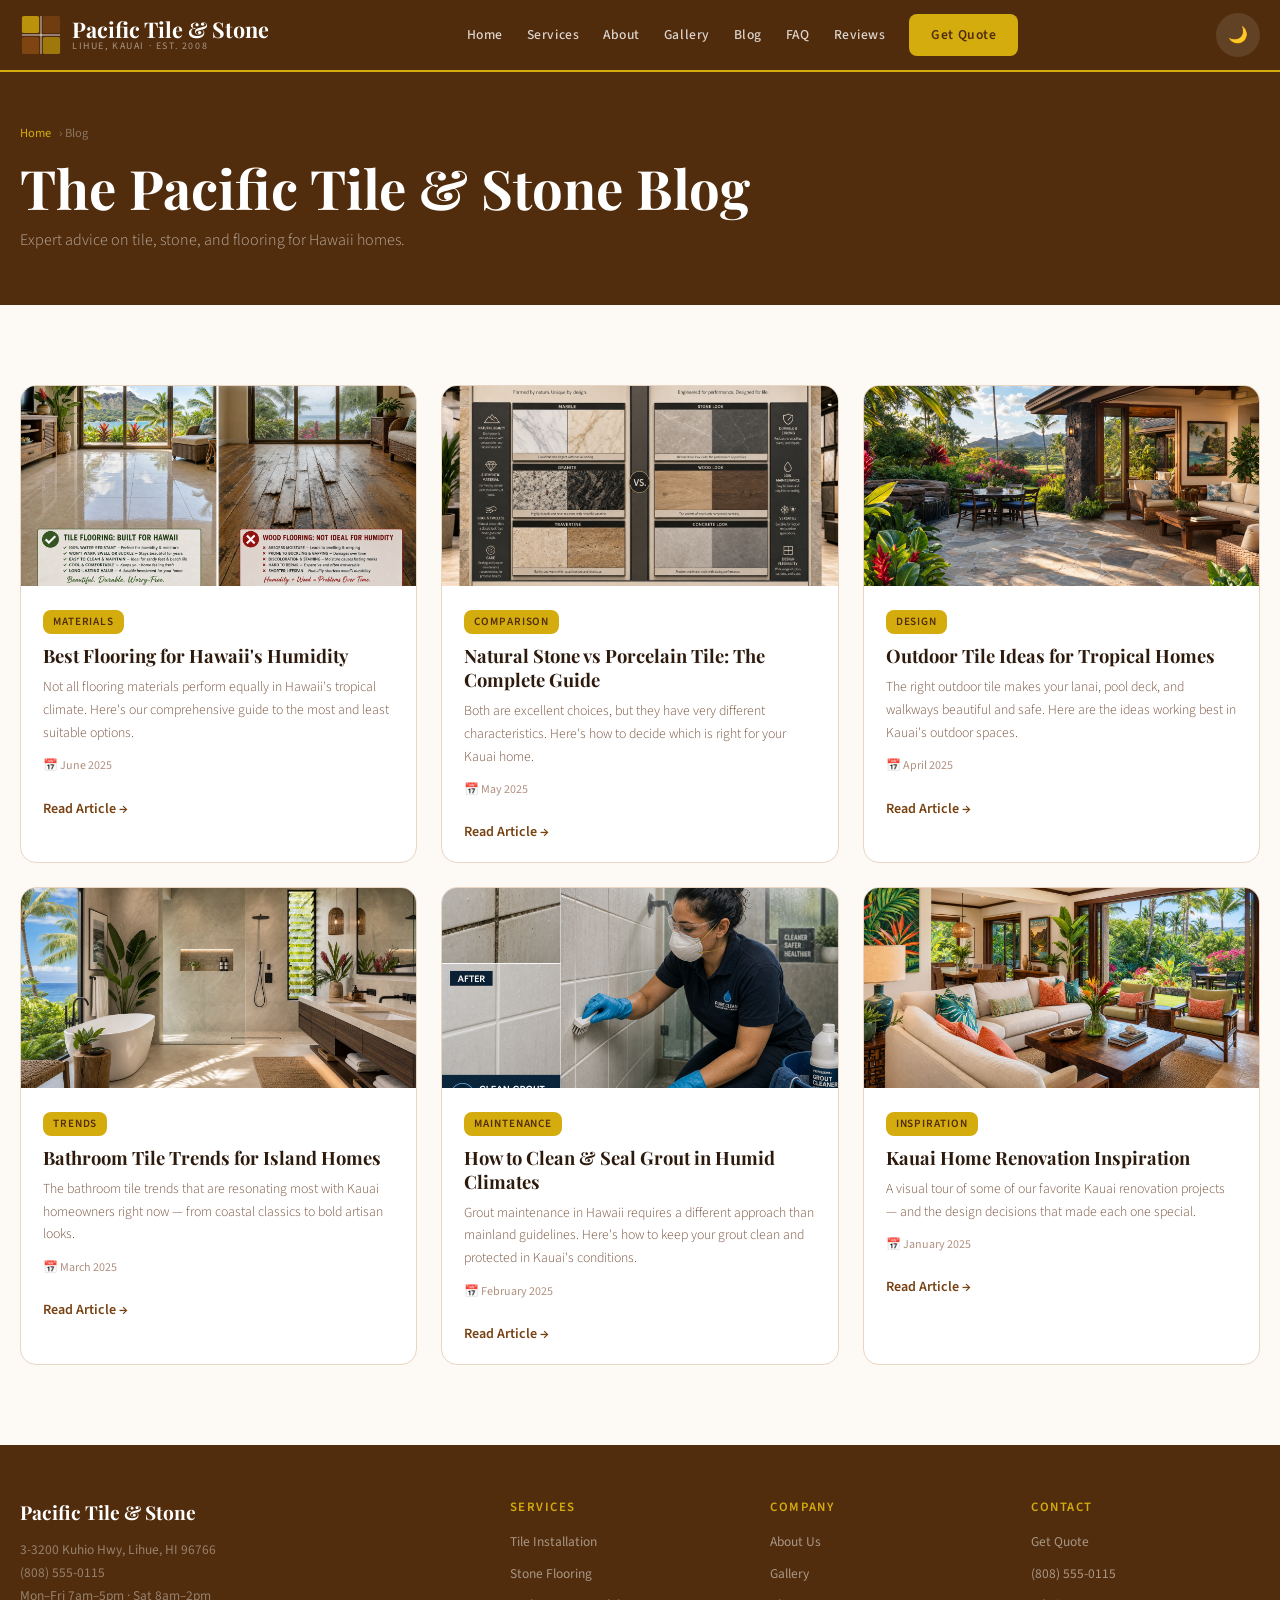
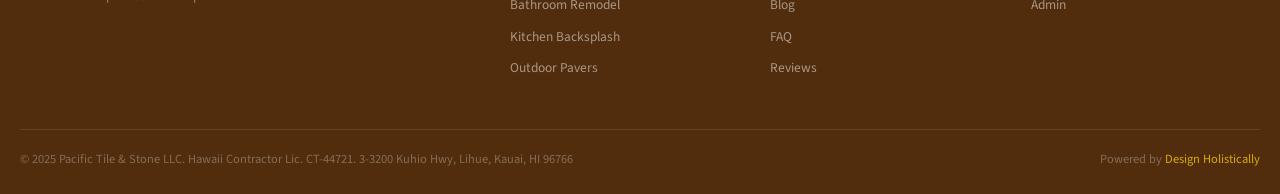
<file: blog.html>
<!DOCTYPE html>
<html lang="en" data-theme="light">
<head>
<meta charset="UTF-8"/><meta name="viewport" content="width=device-width,initial-scale=1.0"/>
<title>Blog — Pacific Tile & Stone</title>
<meta name="description" content="Pacific Tile & Stone — Island floors, crafted to last. Kauai's trusted tile and stone installation contractor. Lihue. (808) 555-0115"/>
<meta property="og:title" content="Pacific Tile & Stone"/>
<link rel="stylesheet" href="css/style.css"/>
<script type="application/ld+json">{"@context":"https://schema.org","@type":"LocalBusiness","name":"Pacific Tile & Stone","telephone":"(808) 555-0115","address":{"@type":"PostalAddress","streetAddress":"3-3200 Kuhio Hwy","addressLocality":"Lihue","addressRegion":"HI","postalCode":"96766"},"priceRange":"$$"}</script>
  <link rel="icon" type="image/x-icon" href="images/favicon.ico">
  <link rel="icon" type="image/png" sizes="32x32" href="images/favicon-32x32.png">
  <link rel="icon" type="image/png" sizes="16x16" href="images/favicon-16x16.png">
  <link rel="apple-touch-icon" sizes="180x180" href="images/apple-touch-icon.png">
</head>
<body>
<header class="site-header">
  <div class="header-inner">
    <a href="index.html" class="logo-wrap">
      <svg viewBox="0 0 44 44" fill="none" width="42" height="42" aria-label="Pacific Tile & Stone logo" xmlns="http://www.w3.org/2000/svg">
  <rect x="2" y="2" width="18" height="18" rx="2" fill="#D4AC0D" opacity="0.8"/>
  <rect x="24" y="2" width="18" height="18" rx="2" fill="#784212" opacity="0.8"/>
  <rect x="2" y="24" width="18" height="18" rx="2" fill="#935116" opacity="0.7"/>
  <rect x="24" y="24" width="18" height="18" rx="2" fill="#D4AC0D" opacity="0.6"/>
  <line x1="22" y1="2" x2="22" y2="42" stroke="rgba(255,255,255,0.4)" stroke-width="2"/>
  <line x1="2" y1="22" x2="42" y2="22" stroke="rgba(255,255,255,0.4)" stroke-width="2"/>
</svg>
      <div class="logo-text">Pacific Tile & Stone<span>Lihue, Kauai · Est. 2008</span></div>
    </a>
    <nav class="nav-links">
      <a href="index.html">Home</a><a href="services.html">Services</a><a href="about.html">About</a><a href="gallery.html">Gallery</a><a href="blog.html">Blog</a><a href="faq.html">FAQ</a><a href="reviews.html">Reviews</a>
      <a href="booking.html" class="btn-nav">Get Quote</a>
    </nav>
    <div class="header-actions">
      <button class="dark-toggle" id="darkToggle">🌙</button>
      <button class="hamburger" id="hamburger"><span></span><span></span><span></span></button>
    </div>
  </div>
</header>
<nav class="mobile-nav" id="mobileNav">
  <a href="index.html">Home</a><a href="services.html">Services</a><a href="about.html">About</a><a href="gallery.html">Gallery</a><a href="blog.html">Blog</a><a href="faq.html">FAQ</a><a href="reviews.html">Reviews</a><a href="booking.html">Get Quote</a>
</nav>

<div class="page-hero"><div class="page-hero-inner"><div class="breadcrumb"><a href="index.html">Home</a> › Blog</div><h1>The Pacific Tile & Stone Blog</h1><p>Expert advice on tile, stone, and flooring for Hawaii homes.</p></div></div>
<section><div class="section-inner"><div class="blog-grid">
  <div class="blog-card fade-up"><img src="images/blog-1.png" alt=""/><div class="blog-card-body"><span class="blog-tag">Materials</span><h3>Best Flooring for Hawaii's Humidity</h3><p>Not all flooring materials perform equally in Hawaii's tropical climate. Here's our comprehensive guide to the most and least suitable options.</p><div class="blog-card-meta">📅 June 2025</div></div><a href="blog-post-1.html" style="display:block;padding:0 22px 18px;color:var(--primary);font-weight:600;font-size:0.88rem;">Read Article →</a></div>
  <div class="blog-card fade-up"><img src="images/blog-2.png" alt=""/><div class="blog-card-body"><span class="blog-tag">Comparison</span><h3>Natural Stone vs Porcelain Tile: The Complete Guide</h3><p>Both are excellent choices, but they have very different characteristics. Here's how to decide which is right for your Kauai home.</p><div class="blog-card-meta">📅 May 2025</div></div><a href="blog-post-2.html" style="display:block;padding:0 22px 18px;color:var(--primary);font-weight:600;font-size:0.88rem;">Read Article →</a></div>
  <div class="blog-card fade-up"><img src="images/blog-3.png" alt=""/><div class="blog-card-body"><span class="blog-tag">Design</span><h3>Outdoor Tile Ideas for Tropical Homes</h3><p>The right outdoor tile makes your lanai, pool deck, and walkways beautiful and safe. Here are the ideas working best in Kauai's outdoor spaces.</p><div class="blog-card-meta">📅 April 2025</div></div><a href="blog-post-3.html" style="display:block;padding:0 22px 18px;color:var(--primary);font-weight:600;font-size:0.88rem;">Read Article →</a></div>
  <div class="blog-card fade-up"><img src="images/blog-4.png" alt=""/><div class="blog-card-body"><span class="blog-tag">Trends</span><h3>Bathroom Tile Trends for Island Homes</h3><p>The bathroom tile trends that are resonating most with Kauai homeowners right now — from coastal classics to bold artisan looks.</p><div class="blog-card-meta">📅 March 2025</div></div><a href="blog-post-4.html" style="display:block;padding:0 22px 18px;color:var(--primary);font-weight:600;font-size:0.88rem;">Read Article →</a></div>
  <div class="blog-card fade-up"><img src="images/blog-5.png" alt=""/><div class="blog-card-body"><span class="blog-tag">Maintenance</span><h3>How to Clean & Seal Grout in Humid Climates</h3><p>Grout maintenance in Hawaii requires a different approach than mainland guidelines. Here's how to keep your grout clean and protected in Kauai's conditions.</p><div class="blog-card-meta">📅 February 2025</div></div><a href="blog-post-5.html" style="display:block;padding:0 22px 18px;color:var(--primary);font-weight:600;font-size:0.88rem;">Read Article →</a></div>
  <div class="blog-card fade-up"><img src="images/blog-6.png" alt=""/><div class="blog-card-body"><span class="blog-tag">Inspiration</span><h3>Kauai Home Renovation Inspiration</h3><p>A visual tour of some of our favorite Kauai renovation projects — and the design decisions that made each one special.</p><div class="blog-card-meta">📅 January 2025</div></div><a href="blog-post-6.html" style="display:block;padding:0 22px 18px;color:var(--primary);font-weight:600;font-size:0.88rem;">Read Article →</a></div>
</div></div></section>
<footer class="site-footer">
  <div class="footer-inner">
    <div class="footer-grid">
      <div class="footer-brand">
        <div style="font-family:'Playfair Display',serif;font-weight:700;font-size:1.2rem;color:#fff;">Pacific Tile & Stone</div>
        <p>3-3200 Kuhio Hwy, Lihue, HI 96766<br>(808) 555-0115<br>Mon–Fri 7am–5pm · Sat 8am–2pm</p>
      </div>
      <div class="footer-col"><h4>Services</h4><a href="services.html">Tile Installation</a><a href="services.html">Stone Flooring</a><a href="services.html">Bathroom Remodel</a><a href="services.html">Kitchen Backsplash</a><a href="services.html">Outdoor Pavers</a></div>
      <div class="footer-col"><h4>Company</h4><a href="about.html">About Us</a><a href="gallery.html">Gallery</a><a href="blog.html">Blog</a><a href="faq.html">FAQ</a><a href="reviews.html">Reviews</a></div>
      <div class="footer-col"><h4>Contact</h4><a href="booking.html">Get Quote</a><a href="tel:8085550115">(808) 555-0115</a><a href="admin.html">Admin</a></div>
    </div>
    <div class="footer-bottom">
      <span>© 2025 Pacific Tile & Stone LLC. Hawaii Contractor Lic. CT-44721. 3-3200 Kuhio Hwy, Lihue, Kauai, HI 96766</span>
      <span>Powered by <a href="https://designholistically.com" target="_blank">Design Holistically</a></span>
    </div>
  </div>
</footer>
<button class="back-top" id="backTop">↑</button>
<script src="js/main.js"></script>
</body>
</html>
</file>
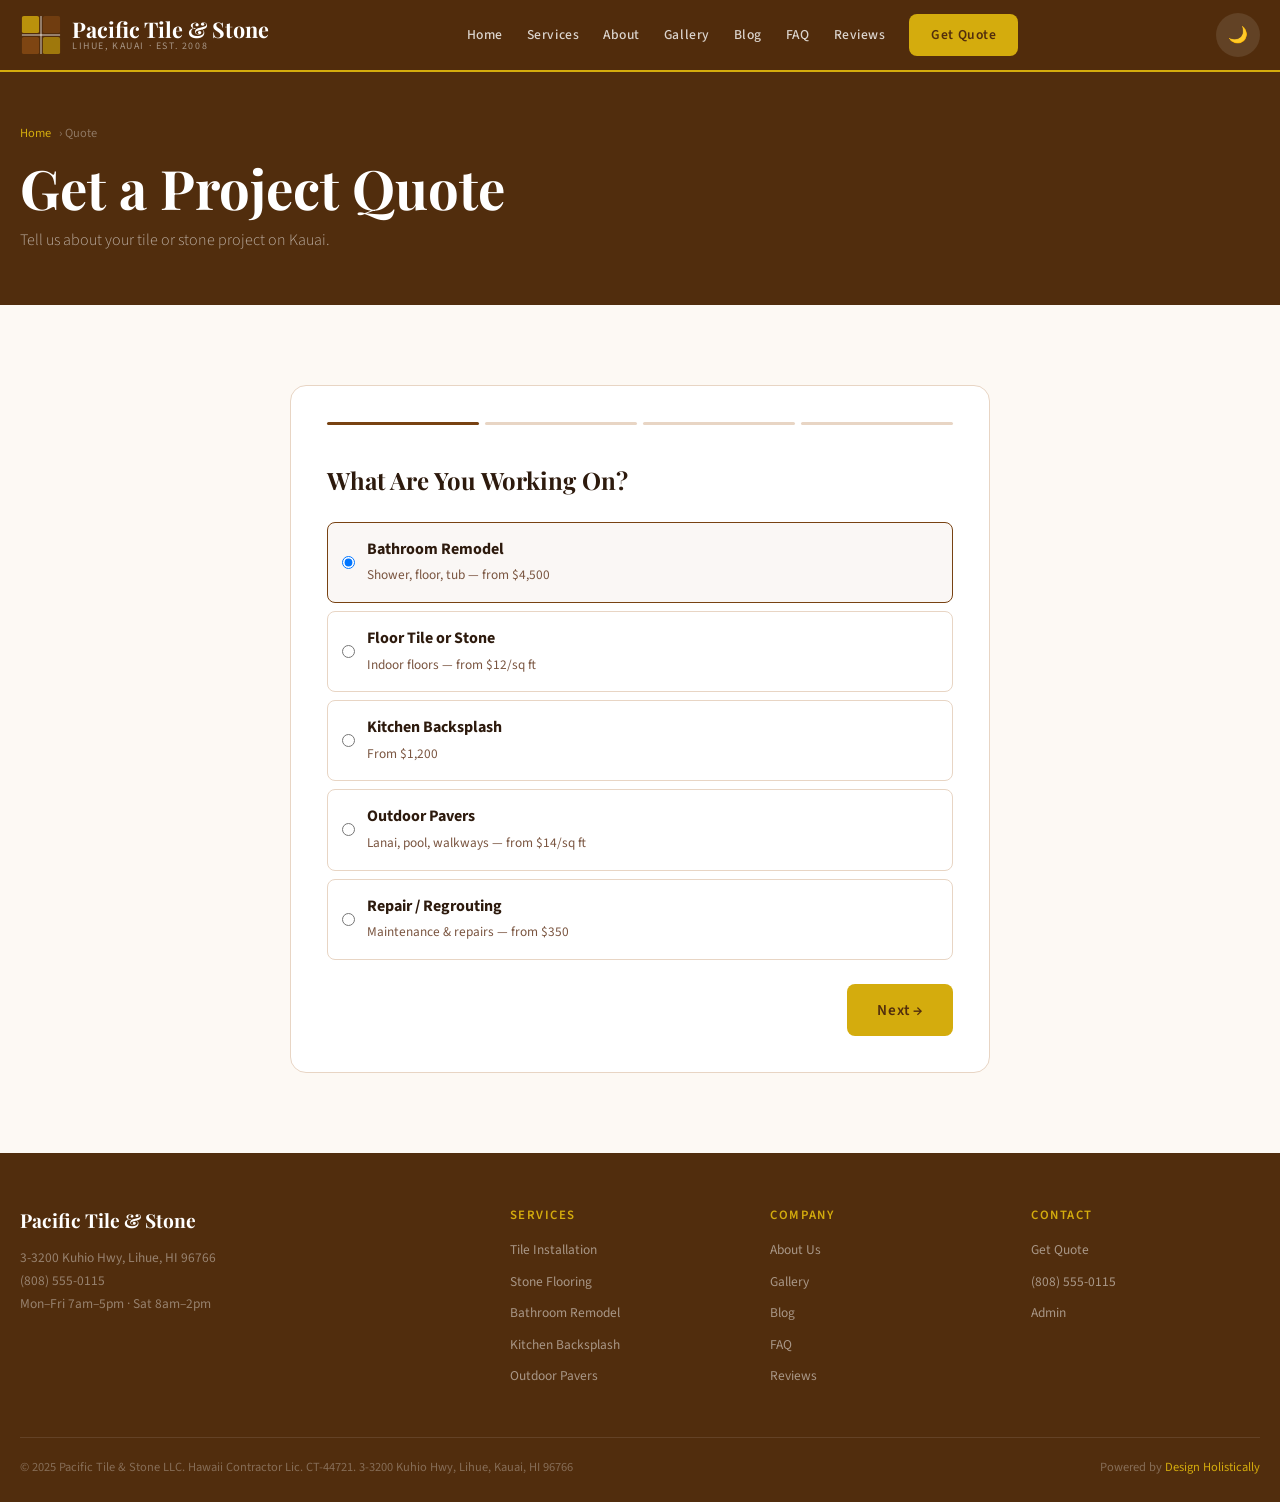
<file: booking.html>
<!DOCTYPE html>
<html lang="en" data-theme="light">
<head>
<meta charset="UTF-8"/><meta name="viewport" content="width=device-width,initial-scale=1.0"/>
<title>Get a Quote — Pacific Tile & Stone</title>
<meta name="description" content="Pacific Tile & Stone — Island floors, crafted to last. Kauai's trusted tile and stone installation contractor. Lihue. (808) 555-0115"/>
<meta property="og:title" content="Pacific Tile & Stone"/>
<link rel="stylesheet" href="css/style.css"/>
<script type="application/ld+json">{"@context":"https://schema.org","@type":"LocalBusiness","name":"Pacific Tile & Stone","telephone":"(808) 555-0115","address":{"@type":"PostalAddress","streetAddress":"3-3200 Kuhio Hwy","addressLocality":"Lihue","addressRegion":"HI","postalCode":"96766"},"priceRange":"$$"}</script>
  <link rel="icon" type="image/x-icon" href="images/favicon.ico">
  <link rel="icon" type="image/png" sizes="32x32" href="images/favicon-32x32.png">
  <link rel="icon" type="image/png" sizes="16x16" href="images/favicon-16x16.png">
  <link rel="apple-touch-icon" sizes="180x180" href="images/apple-touch-icon.png">
</head>
<body>
<header class="site-header">
  <div class="header-inner">
    <a href="index.html" class="logo-wrap">
      <svg viewBox="0 0 44 44" fill="none" width="42" height="42" aria-label="Pacific Tile & Stone logo" xmlns="http://www.w3.org/2000/svg">
  <rect x="2" y="2" width="18" height="18" rx="2" fill="#D4AC0D" opacity="0.8"/>
  <rect x="24" y="2" width="18" height="18" rx="2" fill="#784212" opacity="0.8"/>
  <rect x="2" y="24" width="18" height="18" rx="2" fill="#935116" opacity="0.7"/>
  <rect x="24" y="24" width="18" height="18" rx="2" fill="#D4AC0D" opacity="0.6"/>
  <line x1="22" y1="2" x2="22" y2="42" stroke="rgba(255,255,255,0.4)" stroke-width="2"/>
  <line x1="2" y1="22" x2="42" y2="22" stroke="rgba(255,255,255,0.4)" stroke-width="2"/>
</svg>
      <div class="logo-text">Pacific Tile & Stone<span>Lihue, Kauai · Est. 2008</span></div>
    </a>
    <nav class="nav-links">
      <a href="index.html">Home</a><a href="services.html">Services</a><a href="about.html">About</a><a href="gallery.html">Gallery</a><a href="blog.html">Blog</a><a href="faq.html">FAQ</a><a href="reviews.html">Reviews</a>
      <a href="booking.html" class="btn-nav">Get Quote</a>
    </nav>
    <div class="header-actions">
      <button class="dark-toggle" id="darkToggle">🌙</button>
      <button class="hamburger" id="hamburger"><span></span><span></span><span></span></button>
    </div>
  </div>
</header>
<nav class="mobile-nav" id="mobileNav">
  <a href="index.html">Home</a><a href="services.html">Services</a><a href="about.html">About</a><a href="gallery.html">Gallery</a><a href="blog.html">Blog</a><a href="faq.html">FAQ</a><a href="reviews.html">Reviews</a><a href="booking.html">Get Quote</a>
</nav>

<div class="page-hero"><div class="page-hero-inner"><div class="breadcrumb"><a href="index.html">Home</a> › Quote</div><h1>Get a Project Quote</h1><p>Tell us about your tile or stone project on Kauai.</p></div></div>
<section><div class="section-inner">
  <div class="booking-wrap fade-up">
    <div class="step-indicator"><div class="step active"></div><div class="step"></div><div class="step"></div><div class="step"></div></div>
    <div class="form-step active">
      <h3>What Are You Working On?</h3>
      <label class="service-option selected"><input type="radio" name="svc" value="bath" checked /><div><strong>Bathroom Remodel</strong><br><small style="color:var(--text-muted);">Shower, floor, tub — from $4,500</small></div></label>
      <label class="service-option"><input type="radio" name="svc" value="floor" /><div><strong>Floor Tile or Stone</strong><br><small style="color:var(--text-muted);">Indoor floors — from $12/sq ft</small></div></label>
      <label class="service-option"><input type="radio" name="svc" value="kitchen" /><div><strong>Kitchen Backsplash</strong><br><small style="color:var(--text-muted);">From $1,200</small></div></label>
      <label class="service-option"><input type="radio" name="svc" value="outdoor" /><div><strong>Outdoor Pavers</strong><br><small style="color:var(--text-muted);">Lanai, pool, walkways — from $14/sq ft</small></div></label>
      <label class="service-option"><input type="radio" name="svc" value="other" /><div><strong>Repair / Regrouting</strong><br><small style="color:var(--text-muted);">Maintenance & repairs — from $350</small></div></label>
      <div class="form-nav"><span></span><button class="btn-primary btn-next">Next →</button></div>
    </div>
    <div class="form-step">
      <h3>Project Details</h3>
      <div class="form-group"><label>Approximate Square Footage</label><select><option>Under 50 sq ft</option><option>50–150 sq ft</option><option>150–400 sq ft</option><option>400–800 sq ft</option><option>800+ sq ft</option></select></div>
      <div class="form-group"><label>Material Preference</label><select><option>I'm open to recommendations</option><option>Porcelain tile</option><option>Natural stone (travertine, slate, basalt)</option><option>Mosaic / glass tile</option><option>Concrete or large format tile</option></select></div>
      <div class="form-group"><label>Project Timeline</label><select><option>Within 1 month</option><option>1–3 months</option><option>3–6 months</option><option>Planning stage</option></select></div>
      <div class="form-nav"><button class="btn-outline btn-prev">← Back</button><button class="btn-primary btn-next">Next →</button></div>
    </div>
    <div class="form-step">
      <h3>Contact Information</h3>
      <div class="form-group"><label>Your Name</label><input type="text" placeholder="Fernando Reyes" /></div>
      <div class="form-group"><label>Phone</label><input type="tel" placeholder="(808) 555-0000" /></div>
      <div class="form-group"><label>Email</label><input type="email" placeholder="you@example.com" /></div>
      <div class="form-group"><label>Property Address on Kauai</label><input type="text" placeholder="3-3200 Kuhio Hwy, Lihue, HI" /></div>
      <div class="form-group"><label>Additional Notes</label><textarea placeholder="Describe your project, inspiration, or any specific questions..."></textarea></div>
      <div class="form-nav"><button class="btn-outline btn-prev">← Back</button><button class="btn-primary btn-next">Submit →</button></div>
    </div>
    <div class="form-step">
      <div class="confirmation"><div class="check">✓</div><h3>Quote Request Received!</h3><p style="color:var(--text-muted);margin-top:10px;">Fernando or a team member will contact you within 2 business days to discuss your project. Questions? Call <a href="tel:8085550115" style="color:var(--primary);">(808) 555-0115</a>.</p><a href="index.html" class="btn-primary" style="margin-top:24px;">Back to Home</a></div>
    </div>
  </div>
</div></section>
<footer class="site-footer">
  <div class="footer-inner">
    <div class="footer-grid">
      <div class="footer-brand">
        <div style="font-family:'Playfair Display',serif;font-weight:700;font-size:1.2rem;color:#fff;">Pacific Tile & Stone</div>
        <p>3-3200 Kuhio Hwy, Lihue, HI 96766<br>(808) 555-0115<br>Mon–Fri 7am–5pm · Sat 8am–2pm</p>
      </div>
      <div class="footer-col"><h4>Services</h4><a href="services.html">Tile Installation</a><a href="services.html">Stone Flooring</a><a href="services.html">Bathroom Remodel</a><a href="services.html">Kitchen Backsplash</a><a href="services.html">Outdoor Pavers</a></div>
      <div class="footer-col"><h4>Company</h4><a href="about.html">About Us</a><a href="gallery.html">Gallery</a><a href="blog.html">Blog</a><a href="faq.html">FAQ</a><a href="reviews.html">Reviews</a></div>
      <div class="footer-col"><h4>Contact</h4><a href="booking.html">Get Quote</a><a href="tel:8085550115">(808) 555-0115</a><a href="admin.html">Admin</a></div>
    </div>
    <div class="footer-bottom">
      <span>© 2025 Pacific Tile & Stone LLC. Hawaii Contractor Lic. CT-44721. 3-3200 Kuhio Hwy, Lihue, Kauai, HI 96766</span>
      <span>Powered by <a href="https://designholistically.com" target="_blank">Design Holistically</a></span>
    </div>
  </div>
</footer>
<button class="back-top" id="backTop">↑</button>
<script src="js/main.js"></script>
</body>
</html>
</file>
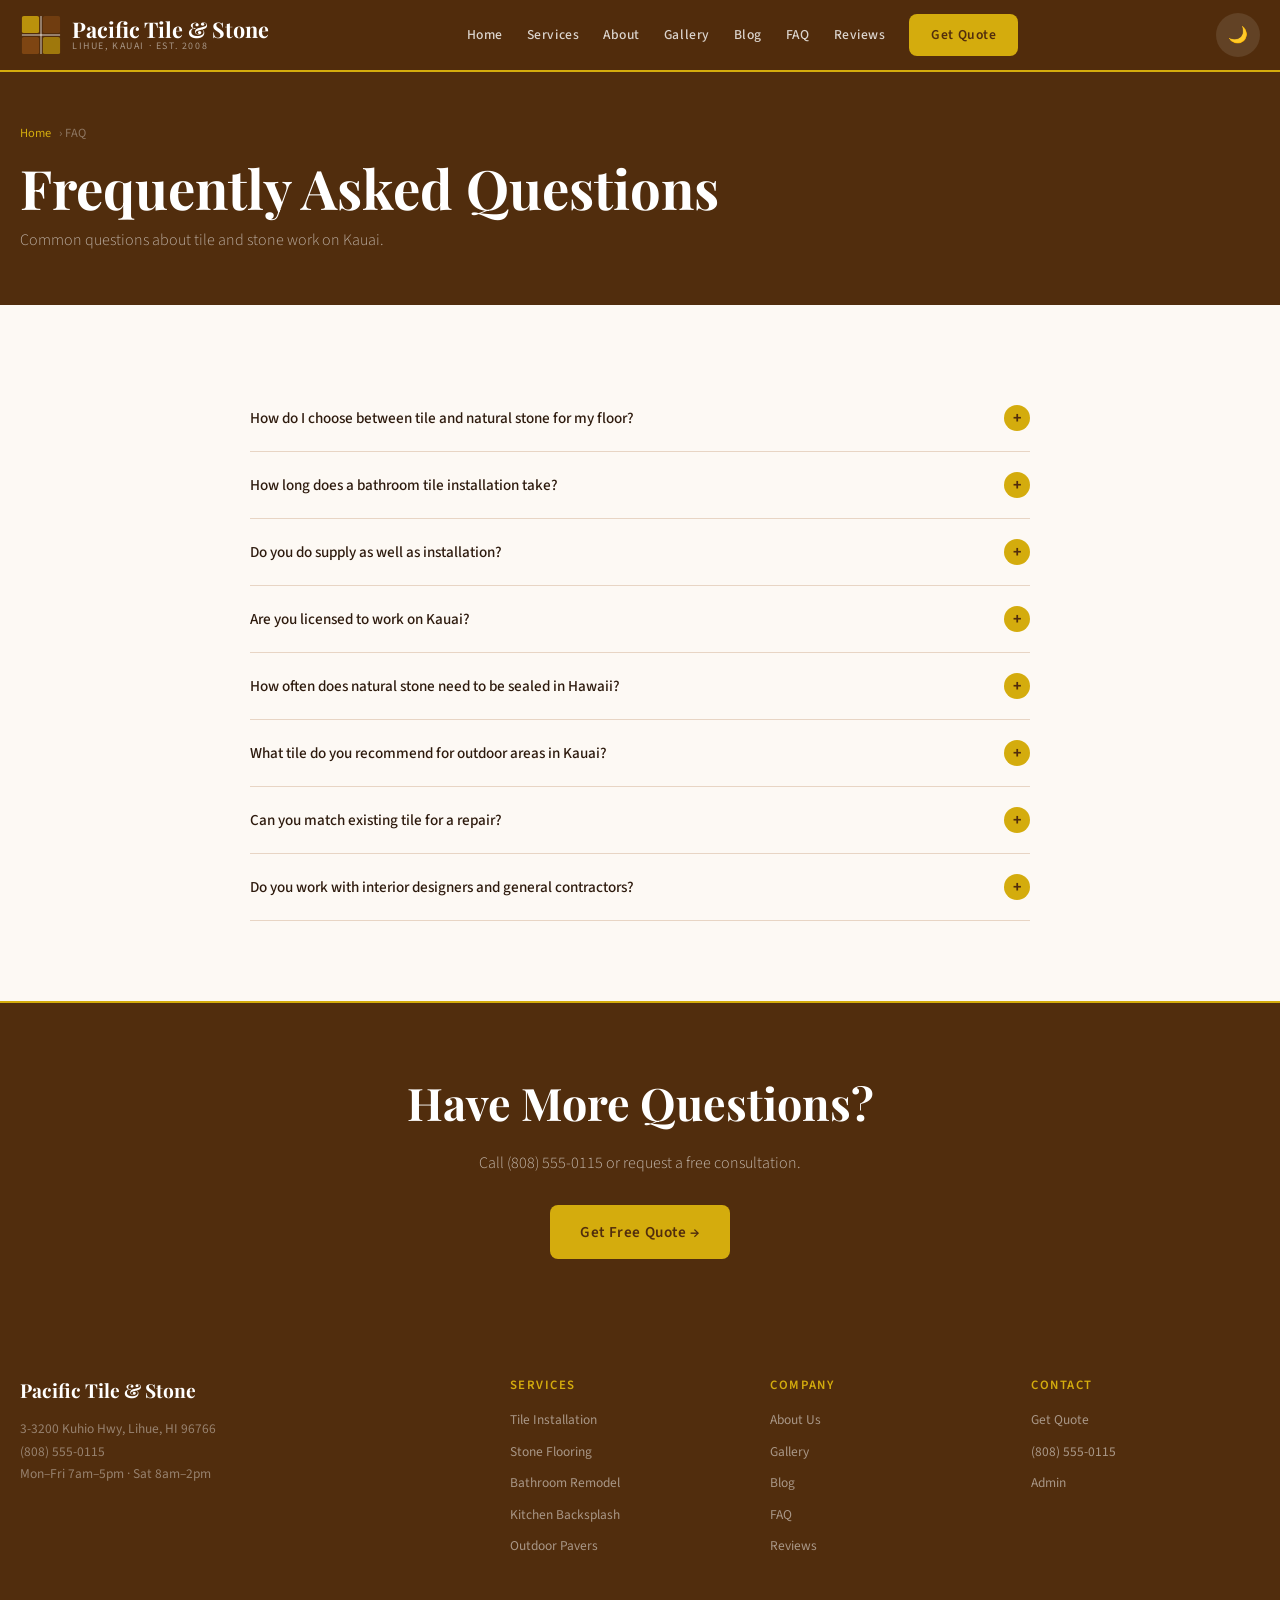
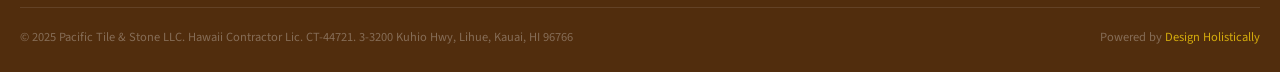
<file: faq.html>
<!DOCTYPE html>
<html lang="en" data-theme="light">
<head>
<meta charset="UTF-8"/><meta name="viewport" content="width=device-width,initial-scale=1.0"/>
<title>FAQ — Pacific Tile & Stone</title>
<meta name="description" content="Pacific Tile & Stone — Island floors, crafted to last. Kauai's trusted tile and stone installation contractor. Lihue. (808) 555-0115"/>
<meta property="og:title" content="Pacific Tile & Stone"/>
<link rel="stylesheet" href="css/style.css"/>
<script type="application/ld+json">{"@context":"https://schema.org","@type":"LocalBusiness","name":"Pacific Tile & Stone","telephone":"(808) 555-0115","address":{"@type":"PostalAddress","streetAddress":"3-3200 Kuhio Hwy","addressLocality":"Lihue","addressRegion":"HI","postalCode":"96766"},"priceRange":"$$"}</script>
  <link rel="icon" type="image/x-icon" href="images/favicon.ico">
  <link rel="icon" type="image/png" sizes="32x32" href="images/favicon-32x32.png">
  <link rel="icon" type="image/png" sizes="16x16" href="images/favicon-16x16.png">
  <link rel="apple-touch-icon" sizes="180x180" href="images/apple-touch-icon.png">
</head>
<body>
<header class="site-header">
  <div class="header-inner">
    <a href="index.html" class="logo-wrap">
      <svg viewBox="0 0 44 44" fill="none" width="42" height="42" aria-label="Pacific Tile & Stone logo" xmlns="http://www.w3.org/2000/svg">
  <rect x="2" y="2" width="18" height="18" rx="2" fill="#D4AC0D" opacity="0.8"/>
  <rect x="24" y="2" width="18" height="18" rx="2" fill="#784212" opacity="0.8"/>
  <rect x="2" y="24" width="18" height="18" rx="2" fill="#935116" opacity="0.7"/>
  <rect x="24" y="24" width="18" height="18" rx="2" fill="#D4AC0D" opacity="0.6"/>
  <line x1="22" y1="2" x2="22" y2="42" stroke="rgba(255,255,255,0.4)" stroke-width="2"/>
  <line x1="2" y1="22" x2="42" y2="22" stroke="rgba(255,255,255,0.4)" stroke-width="2"/>
</svg>
      <div class="logo-text">Pacific Tile & Stone<span>Lihue, Kauai · Est. 2008</span></div>
    </a>
    <nav class="nav-links">
      <a href="index.html">Home</a><a href="services.html">Services</a><a href="about.html">About</a><a href="gallery.html">Gallery</a><a href="blog.html">Blog</a><a href="faq.html">FAQ</a><a href="reviews.html">Reviews</a>
      <a href="booking.html" class="btn-nav">Get Quote</a>
    </nav>
    <div class="header-actions">
      <button class="dark-toggle" id="darkToggle">🌙</button>
      <button class="hamburger" id="hamburger"><span></span><span></span><span></span></button>
    </div>
  </div>
</header>
<nav class="mobile-nav" id="mobileNav">
  <a href="index.html">Home</a><a href="services.html">Services</a><a href="about.html">About</a><a href="gallery.html">Gallery</a><a href="blog.html">Blog</a><a href="faq.html">FAQ</a><a href="reviews.html">Reviews</a><a href="booking.html">Get Quote</a>
</nav>

<div class="page-hero"><div class="page-hero-inner"><div class="breadcrumb"><a href="index.html">Home</a> › FAQ</div><h1>Frequently Asked Questions</h1><p>Common questions about tile and stone work on Kauai.</p></div></div>
<section><div class="section-inner"><div class="faq-list">
  <div class="faq-item fade-up"><button class="faq-q">How do I choose between tile and natural stone for my floor?<span class="icon">+</span></button><div class="faq-a">Both are excellent for Hawaii's conditions, but they have different characteristics. Porcelain tile is highly uniform, water-resistant, available in many styles (including realistic stone looks), and generally lower maintenance. Natural stone — travertine, slate, basalt — has unique character that tile can't replicate, but requires sealing and more careful cleaning. During our free consultation, we'll help you evaluate which makes more sense for your specific space, usage, and aesthetic goals.</div></div>
  <div class="faq-item fade-up"><button class="faq-q">How long does a bathroom tile installation take?<span class="icon">+</span></button><div class="faq-a">A typical bathroom tile project takes 3–7 days depending on size and complexity. This includes demo (if needed), waterproofing, tile setting, grouting, and sealing. We allow the appropriate cure time between phases — rushing these steps is a common cause of future failures. We'll give you a specific schedule during the quoting process.</div></div>
  <div class="faq-item fade-up"><button class="faq-q">Do you do supply as well as installation?<span class="icon">+</span></button><div class="faq-a">We can supply tile and stone, or install material you've purchased separately. If you supply your own material, we'll review it before installation to ensure it's appropriate for your application. We have access to premium tile and stone from suppliers that aren't available at retail stores, so our supply-and-install packages often offer good value.</div></div>
  <div class="faq-item fade-up"><button class="faq-q">Are you licensed to work on Kauai?<span class="icon">+</span></button><div class="faq-a">Yes. We hold a Hawaii State Contractor's License (CT-44721) and are fully insured with general liability and workers' compensation. We can provide certificates of insurance for any project that requires them.</div></div>
  <div class="faq-item fade-up"><button class="faq-q">How often does natural stone need to be sealed in Hawaii?<span class="icon">+</span></button><div class="faq-a">In Hawaii's humid environment, we recommend sealing natural stone annually for high-traffic areas and every 2 years for lower-traffic spaces. Unsealed natural stone in Hawaii can absorb moisture and staining agents much faster than in drier climates. We offer an annual sealing maintenance service starting at $250 that includes inspection and resealing.</div></div>
  <div class="faq-item fade-up"><button class="faq-q">What tile do you recommend for outdoor areas in Kauai?<span class="icon">+</span></button><div class="faq-a">For outdoor areas exposed to Kauai's rain, sun, and humidity, we recommend: porcelain with a slip-resistant finish (minimum R10 slip rating) for areas near water; natural basalt or slate for dryer areas where natural character is preferred; and concrete pavers for driveways and high-traffic walkways. We never install polished stone outdoors in Hawaii — it becomes dangerously slippery when wet.</div></div>
  <div class="faq-item fade-up"><button class="faq-q">Can you match existing tile for a repair?<span class="icon">+</span></button><div class="faq-a">Matching existing tile is one of the most challenging aspects of repair work. Tile styles change, dye lots vary, and discontinued lines can be impossible to source. We'll make every effort to find a match, and if an exact match isn't available, we'll propose creative solutions — like a contrasting accent pattern or blending in the repair decoratively. We're always honest about what's achievable before starting.</div></div>
  <div class="faq-item fade-up"><button class="faq-q">Do you work with interior designers and general contractors?<span class="icon">+</span></button><div class="faq-a">Absolutely. We regularly work as a subcontractor on renovation projects managed by GCs, and we coordinate closely with interior designers on material selection, layout planning, and installation scheduling. We're comfortable working within larger project timelines and can provide formal quotes, insurance documentation, and progress photos as needed.</div></div>
</div></div></section>
<div class="cta-band"><h2>Have More Questions?</h2><p>Call (808) 555-0115 or request a free consultation.</p><a href="booking.html" class="btn-primary">Get Free Quote →</a></div>
<footer class="site-footer">
  <div class="footer-inner">
    <div class="footer-grid">
      <div class="footer-brand">
        <div style="font-family:'Playfair Display',serif;font-weight:700;font-size:1.2rem;color:#fff;">Pacific Tile & Stone</div>
        <p>3-3200 Kuhio Hwy, Lihue, HI 96766<br>(808) 555-0115<br>Mon–Fri 7am–5pm · Sat 8am–2pm</p>
      </div>
      <div class="footer-col"><h4>Services</h4><a href="services.html">Tile Installation</a><a href="services.html">Stone Flooring</a><a href="services.html">Bathroom Remodel</a><a href="services.html">Kitchen Backsplash</a><a href="services.html">Outdoor Pavers</a></div>
      <div class="footer-col"><h4>Company</h4><a href="about.html">About Us</a><a href="gallery.html">Gallery</a><a href="blog.html">Blog</a><a href="faq.html">FAQ</a><a href="reviews.html">Reviews</a></div>
      <div class="footer-col"><h4>Contact</h4><a href="booking.html">Get Quote</a><a href="tel:8085550115">(808) 555-0115</a><a href="admin.html">Admin</a></div>
    </div>
    <div class="footer-bottom">
      <span>© 2025 Pacific Tile & Stone LLC. Hawaii Contractor Lic. CT-44721. 3-3200 Kuhio Hwy, Lihue, Kauai, HI 96766</span>
      <span>Powered by <a href="https://designholistically.com" target="_blank">Design Holistically</a></span>
    </div>
  </div>
</footer>
<button class="back-top" id="backTop">↑</button>
<script src="js/main.js"></script>
</body>
</html>
</file>
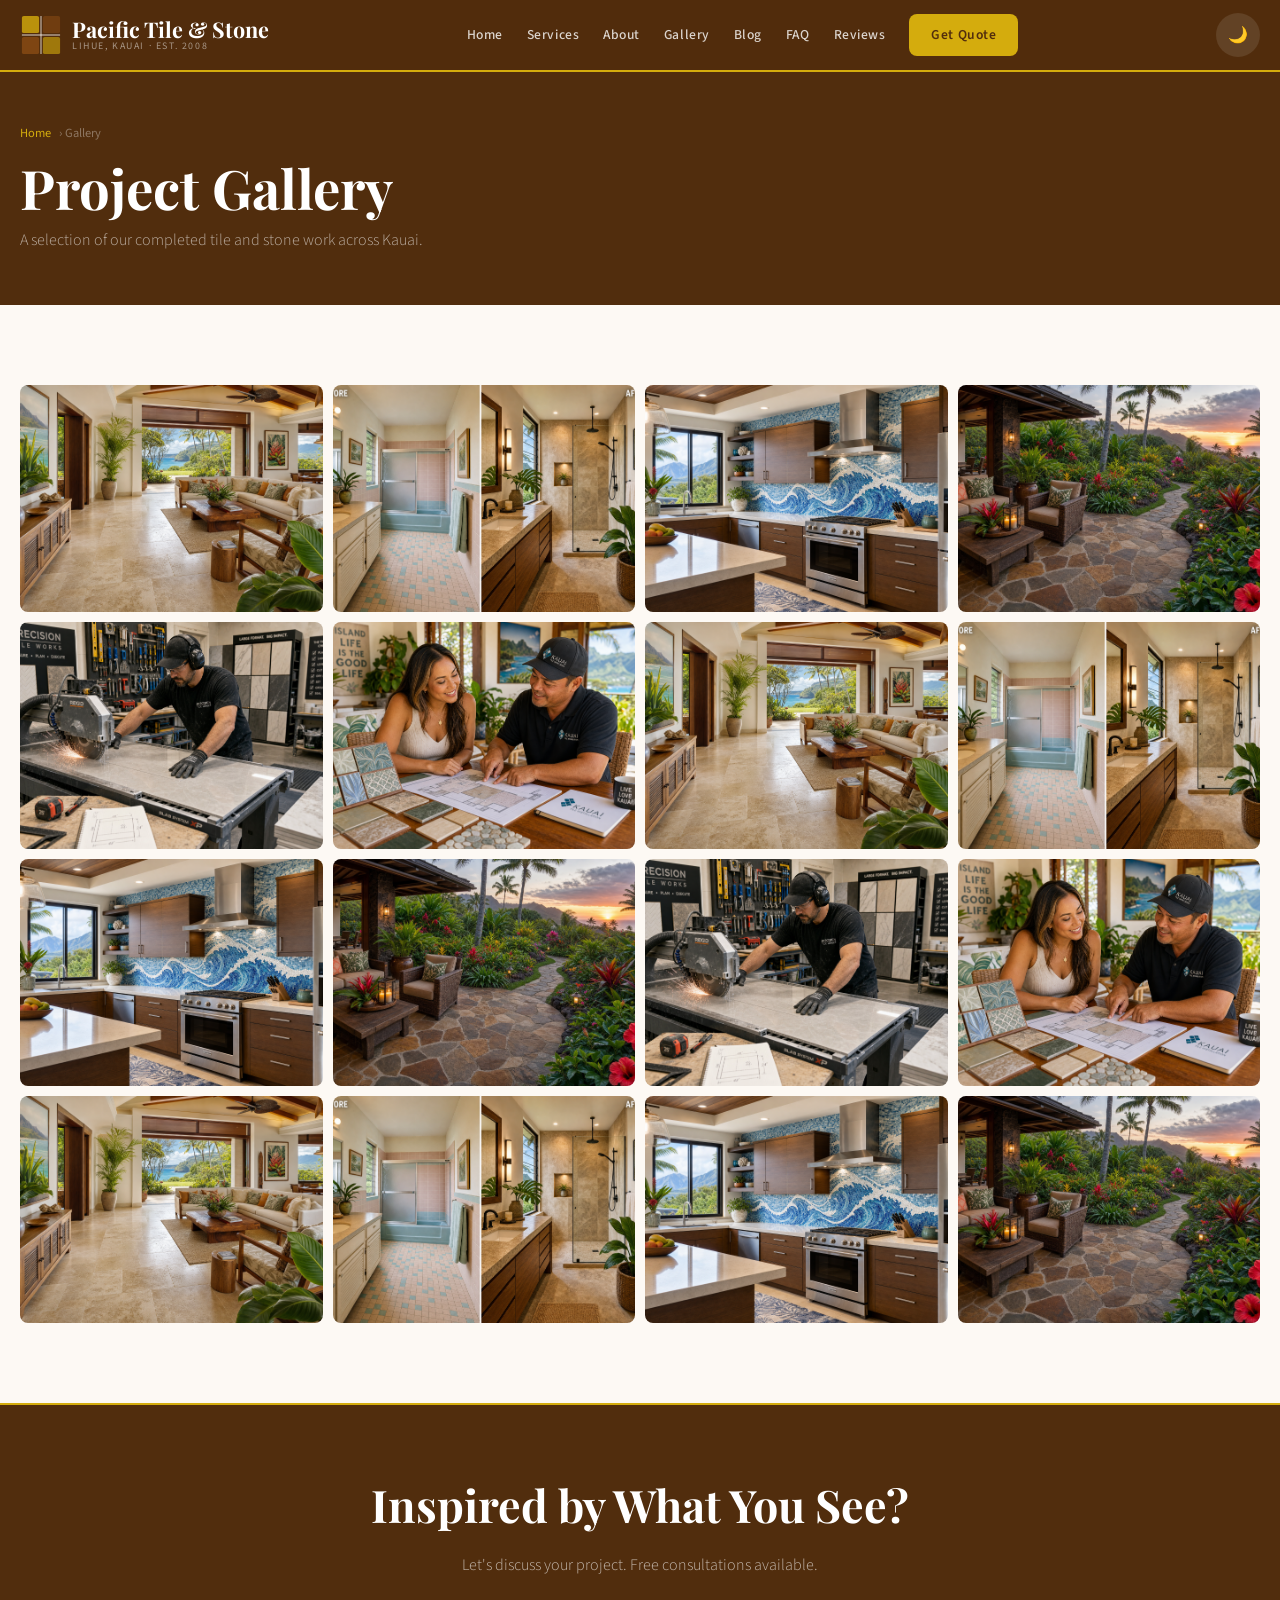
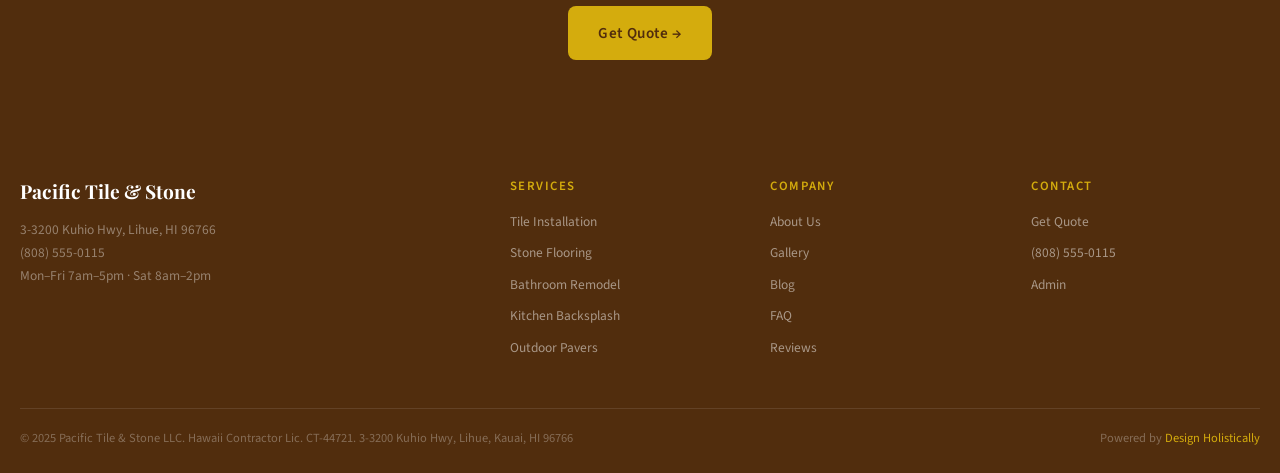
<file: gallery.html>
<!DOCTYPE html>
<html lang="en" data-theme="light">
<head>
<meta charset="UTF-8"/><meta name="viewport" content="width=device-width,initial-scale=1.0"/>
<title>Project Gallery — Pacific Tile & Stone</title>
<meta name="description" content="Pacific Tile & Stone — Island floors, crafted to last. Kauai's trusted tile and stone installation contractor. Lihue. (808) 555-0115"/>
<meta property="og:title" content="Pacific Tile & Stone"/>
<link rel="stylesheet" href="css/style.css"/>
<script type="application/ld+json">{"@context":"https://schema.org","@type":"LocalBusiness","name":"Pacific Tile & Stone","telephone":"(808) 555-0115","address":{"@type":"PostalAddress","streetAddress":"3-3200 Kuhio Hwy","addressLocality":"Lihue","addressRegion":"HI","postalCode":"96766"},"priceRange":"$$"}</script>
  <link rel="icon" type="image/x-icon" href="images/favicon.ico">
  <link rel="icon" type="image/png" sizes="32x32" href="images/favicon-32x32.png">
  <link rel="icon" type="image/png" sizes="16x16" href="images/favicon-16x16.png">
  <link rel="apple-touch-icon" sizes="180x180" href="images/apple-touch-icon.png">
</head>
<body>
<header class="site-header">
  <div class="header-inner">
    <a href="index.html" class="logo-wrap">
      <svg viewBox="0 0 44 44" fill="none" width="42" height="42" aria-label="Pacific Tile & Stone logo" xmlns="http://www.w3.org/2000/svg">
  <rect x="2" y="2" width="18" height="18" rx="2" fill="#D4AC0D" opacity="0.8"/>
  <rect x="24" y="2" width="18" height="18" rx="2" fill="#784212" opacity="0.8"/>
  <rect x="2" y="24" width="18" height="18" rx="2" fill="#935116" opacity="0.7"/>
  <rect x="24" y="24" width="18" height="18" rx="2" fill="#D4AC0D" opacity="0.6"/>
  <line x1="22" y1="2" x2="22" y2="42" stroke="rgba(255,255,255,0.4)" stroke-width="2"/>
  <line x1="2" y1="22" x2="42" y2="22" stroke="rgba(255,255,255,0.4)" stroke-width="2"/>
</svg>
      <div class="logo-text">Pacific Tile & Stone<span>Lihue, Kauai · Est. 2008</span></div>
    </a>
    <nav class="nav-links">
      <a href="index.html">Home</a><a href="services.html">Services</a><a href="about.html">About</a><a href="gallery.html">Gallery</a><a href="blog.html">Blog</a><a href="faq.html">FAQ</a><a href="reviews.html">Reviews</a>
      <a href="booking.html" class="btn-nav">Get Quote</a>
    </nav>
    <div class="header-actions">
      <button class="dark-toggle" id="darkToggle">🌙</button>
      <button class="hamburger" id="hamburger"><span></span><span></span><span></span></button>
    </div>
  </div>
</header>
<nav class="mobile-nav" id="mobileNav">
  <a href="index.html">Home</a><a href="services.html">Services</a><a href="about.html">About</a><a href="gallery.html">Gallery</a><a href="blog.html">Blog</a><a href="faq.html">FAQ</a><a href="reviews.html">Reviews</a><a href="booking.html">Get Quote</a>
</nav>

<div class="page-hero"><div class="page-hero-inner"><div class="breadcrumb"><a href="index.html">Home</a> › Gallery</div><h1>Project Gallery</h1><p>A selection of our completed tile and stone work across Kauai.</p></div></div>
<section><div class="section-inner">
  <div class="gallery-grid"><div class="gallery-item fade-up"><img src="images/gallery-1.png" alt="Project 1" /></div>
<div class="gallery-item fade-up"><img src="images/gallery-2.png" alt="Project 2" /></div>
<div class="gallery-item fade-up"><img src="images/gallery-3.png" alt="Project 3" /></div>
<div class="gallery-item fade-up"><img src="images/gallery-4.png" alt="Project 4" /></div>
<div class="gallery-item fade-up"><img src="images/gallery-5.png" alt="Project 5" /></div>
<div class="gallery-item fade-up"><img src="images/gallery-6.png" alt="Project 6" /></div>
<div class="gallery-item fade-up"><img src="images/gallery-1.png" alt="Project 7" /></div>
<div class="gallery-item fade-up"><img src="images/gallery-2.png" alt="Project 8" /></div>
<div class="gallery-item fade-up"><img src="images/gallery-3.png" alt="Project 9" /></div>
<div class="gallery-item fade-up"><img src="images/gallery-4.png" alt="Project 10" /></div>
<div class="gallery-item fade-up"><img src="images/gallery-5.png" alt="Project 11" /></div>
<div class="gallery-item fade-up"><img src="images/gallery-6.png" alt="Project 12" /></div>
<div class="gallery-item fade-up"><img src="images/gallery-1.png" alt="Project 13" /></div>
<div class="gallery-item fade-up"><img src="images/gallery-2.png" alt="Project 14" /></div>
<div class="gallery-item fade-up"><img src="images/gallery-3.png" alt="Project 15" /></div>
<div class="gallery-item fade-up"><img src="images/gallery-4.png" alt="Project 16" /></div>
  </div>
</div></section>
<div class="cta-band"><h2>Inspired by What You See?</h2><p>Let's discuss your project. Free consultations available.</p><a href="booking.html" class="btn-primary">Get Quote →</a></div>
<footer class="site-footer">
  <div class="footer-inner">
    <div class="footer-grid">
      <div class="footer-brand">
        <div style="font-family:'Playfair Display',serif;font-weight:700;font-size:1.2rem;color:#fff;">Pacific Tile & Stone</div>
        <p>3-3200 Kuhio Hwy, Lihue, HI 96766<br>(808) 555-0115<br>Mon–Fri 7am–5pm · Sat 8am–2pm</p>
      </div>
      <div class="footer-col"><h4>Services</h4><a href="services.html">Tile Installation</a><a href="services.html">Stone Flooring</a><a href="services.html">Bathroom Remodel</a><a href="services.html">Kitchen Backsplash</a><a href="services.html">Outdoor Pavers</a></div>
      <div class="footer-col"><h4>Company</h4><a href="about.html">About Us</a><a href="gallery.html">Gallery</a><a href="blog.html">Blog</a><a href="faq.html">FAQ</a><a href="reviews.html">Reviews</a></div>
      <div class="footer-col"><h4>Contact</h4><a href="booking.html">Get Quote</a><a href="tel:8085550115">(808) 555-0115</a><a href="admin.html">Admin</a></div>
    </div>
    <div class="footer-bottom">
      <span>© 2025 Pacific Tile & Stone LLC. Hawaii Contractor Lic. CT-44721. 3-3200 Kuhio Hwy, Lihue, Kauai, HI 96766</span>
      <span>Powered by <a href="https://designholistically.com" target="_blank">Design Holistically</a></span>
    </div>
  </div>
</footer>
<button class="back-top" id="backTop">↑</button>
<script src="js/main.js"></script>
</body>
</html>
</file>
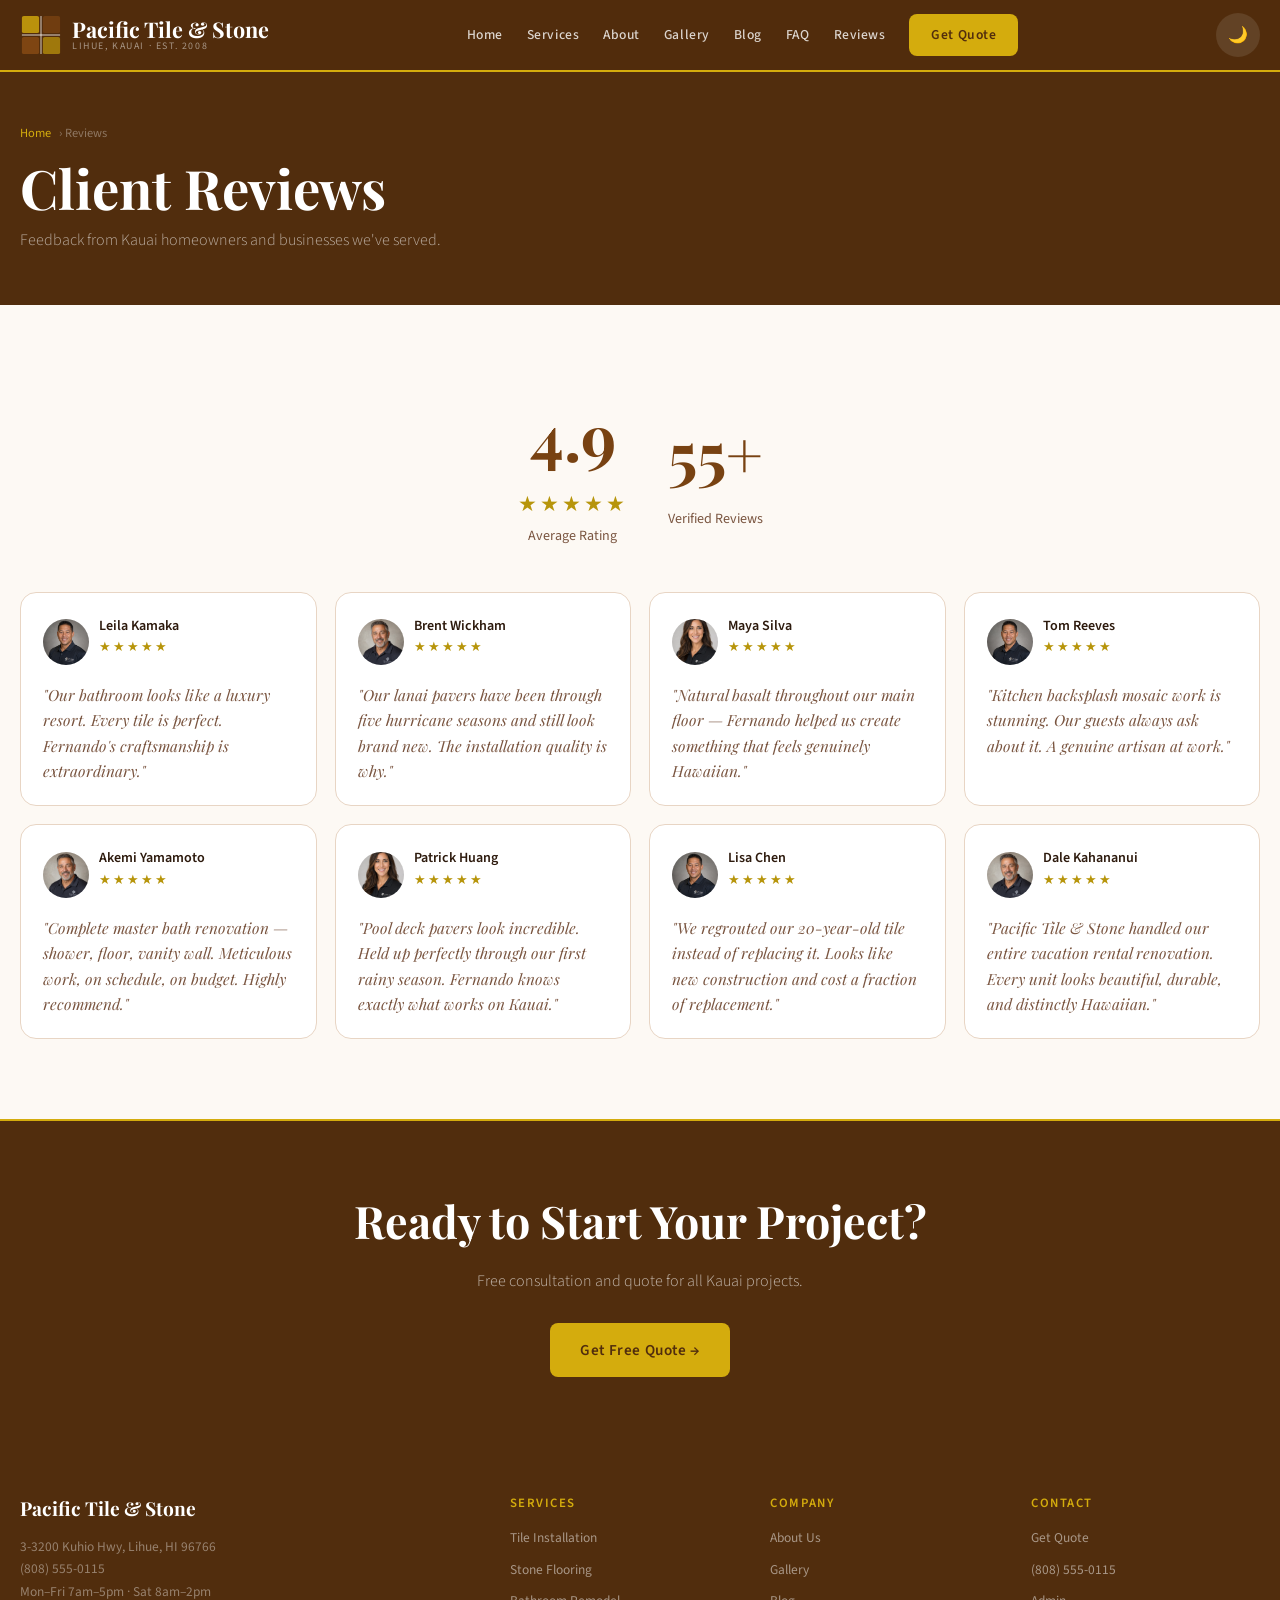
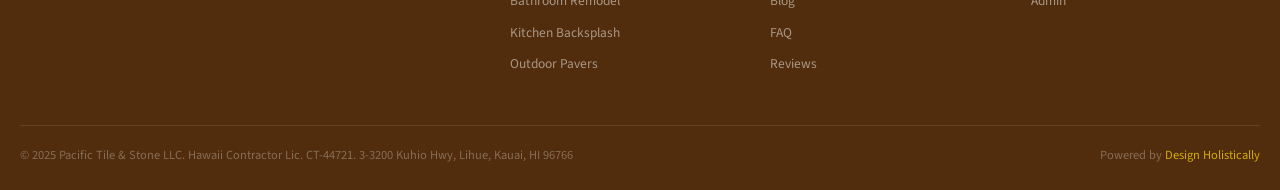
<file: reviews.html>
<!DOCTYPE html>
<html lang="en" data-theme="light">
<head>
<meta charset="UTF-8"/><meta name="viewport" content="width=device-width,initial-scale=1.0"/>
<title>Reviews — Pacific Tile & Stone</title>
<meta name="description" content="Pacific Tile & Stone — Island floors, crafted to last. Kauai's trusted tile and stone installation contractor. Lihue. (808) 555-0115"/>
<meta property="og:title" content="Pacific Tile & Stone"/>
<link rel="stylesheet" href="css/style.css"/>
<script type="application/ld+json">{"@context":"https://schema.org","@type":"LocalBusiness","name":"Pacific Tile & Stone","telephone":"(808) 555-0115","address":{"@type":"PostalAddress","streetAddress":"3-3200 Kuhio Hwy","addressLocality":"Lihue","addressRegion":"HI","postalCode":"96766"},"priceRange":"$$"}</script>
  <link rel="icon" type="image/x-icon" href="images/favicon.ico">
  <link rel="icon" type="image/png" sizes="32x32" href="images/favicon-32x32.png">
  <link rel="icon" type="image/png" sizes="16x16" href="images/favicon-16x16.png">
  <link rel="apple-touch-icon" sizes="180x180" href="images/apple-touch-icon.png">
</head>
<body>
<header class="site-header">
  <div class="header-inner">
    <a href="index.html" class="logo-wrap">
      <svg viewBox="0 0 44 44" fill="none" width="42" height="42" aria-label="Pacific Tile & Stone logo" xmlns="http://www.w3.org/2000/svg">
  <rect x="2" y="2" width="18" height="18" rx="2" fill="#D4AC0D" opacity="0.8"/>
  <rect x="24" y="2" width="18" height="18" rx="2" fill="#784212" opacity="0.8"/>
  <rect x="2" y="24" width="18" height="18" rx="2" fill="#935116" opacity="0.7"/>
  <rect x="24" y="24" width="18" height="18" rx="2" fill="#D4AC0D" opacity="0.6"/>
  <line x1="22" y1="2" x2="22" y2="42" stroke="rgba(255,255,255,0.4)" stroke-width="2"/>
  <line x1="2" y1="22" x2="42" y2="22" stroke="rgba(255,255,255,0.4)" stroke-width="2"/>
</svg>
      <div class="logo-text">Pacific Tile & Stone<span>Lihue, Kauai · Est. 2008</span></div>
    </a>
    <nav class="nav-links">
      <a href="index.html">Home</a><a href="services.html">Services</a><a href="about.html">About</a><a href="gallery.html">Gallery</a><a href="blog.html">Blog</a><a href="faq.html">FAQ</a><a href="reviews.html">Reviews</a>
      <a href="booking.html" class="btn-nav">Get Quote</a>
    </nav>
    <div class="header-actions">
      <button class="dark-toggle" id="darkToggle">🌙</button>
      <button class="hamburger" id="hamburger"><span></span><span></span><span></span></button>
    </div>
  </div>
</header>
<nav class="mobile-nav" id="mobileNav">
  <a href="index.html">Home</a><a href="services.html">Services</a><a href="about.html">About</a><a href="gallery.html">Gallery</a><a href="blog.html">Blog</a><a href="faq.html">FAQ</a><a href="reviews.html">Reviews</a><a href="booking.html">Get Quote</a>
</nav>

<div class="page-hero"><div class="page-hero-inner"><div class="breadcrumb"><a href="index.html">Home</a> › Reviews</div><h1>Client Reviews</h1><p>Feedback from Kauai homeowners and businesses we've served.</p></div></div>
<section><div class="section-inner">
  <div style="display:flex;gap:40px;align-items:center;justify-content:center;flex-wrap:wrap;margin-bottom:44px;" class="fade-up">
    <div style="text-align:center;"><div style="font-family:'Playfair Display',serif;font-size:4rem;font-weight:700;color:var(--primary);">4.9</div><div style="color:var(--accent-dark);font-size:1.3rem;letter-spacing:3px;">★★★★★</div><div style="color:var(--text-muted);font-size:0.88rem;margin-top:4px;">Average Rating</div></div>
    <div style="text-align:center;"><div style="font-family:'Playfair Display',serif;font-size:4rem;font-weight:700;color:var(--primary);">55+</div><div style="color:var(--text-muted);font-size:0.88rem;margin-top:4px;">Verified Reviews</div></div>
  </div>
  <div class="reviews-grid">
    <div class="review-card fade-up"><div class="review-top"><img src="images/avatar-1.png" alt="Leila K." /><div><div class="review-name">Leila Kamaka</div><div class="stars" style="font-size:0.82rem;color:var(--accent-dark);">★★★★★</div></div></div><div class="review-body">"Our bathroom looks like a luxury resort. Every tile is perfect. Fernando's craftsmanship is extraordinary."</div></div>
    <div class="review-card fade-up"><div class="review-top"><img src="images/avatar-2.png" alt="Brent W." /><div><div class="review-name">Brent Wickham</div><div class="stars" style="font-size:0.82rem;color:var(--accent-dark);">★★★★★</div></div></div><div class="review-body">"Our lanai pavers have been through five hurricane seasons and still look brand new. The installation quality is why."</div></div>
    <div class="review-card fade-up"><div class="review-top"><img src="images/avatar-3.png" alt="Maya S." /><div><div class="review-name">Maya Silva</div><div class="stars" style="font-size:0.82rem;color:var(--accent-dark);">★★★★★</div></div></div><div class="review-body">"Natural basalt throughout our main floor — Fernando helped us create something that feels genuinely Hawaiian."</div></div>
    <div class="review-card fade-up"><div class="review-top"><img src="images/avatar-1.png" alt="Tom R." /><div><div class="review-name">Tom Reeves</div><div class="stars" style="font-size:0.82rem;color:var(--accent-dark);">★★★★★</div></div></div><div class="review-body">"Kitchen backsplash mosaic work is stunning. Our guests always ask about it. A genuine artisan at work."</div></div>
    <div class="review-card fade-up"><div class="review-top"><img src="images/avatar-2.png" alt="Akemi Y." /><div><div class="review-name">Akemi Yamamoto</div><div class="stars" style="font-size:0.82rem;color:var(--accent-dark);">★★★★★</div></div></div><div class="review-body">"Complete master bath renovation — shower, floor, vanity wall. Meticulous work, on schedule, on budget. Highly recommend."</div></div>
    <div class="review-card fade-up"><div class="review-top"><img src="images/avatar-3.png" alt="Patrick H." /><div><div class="review-name">Patrick Huang</div><div class="stars" style="font-size:0.82rem;color:var(--accent-dark);">★★★★★</div></div></div><div class="review-body">"Pool deck pavers look incredible. Held up perfectly through our first rainy season. Fernando knows exactly what works on Kauai."</div></div>
    <div class="review-card fade-up"><div class="review-top"><img src="images/avatar-1.png" alt="Lisa C." /><div><div class="review-name">Lisa Chen</div><div class="stars" style="font-size:0.82rem;color:var(--accent-dark);">★★★★★</div></div></div><div class="review-body">"We regrouted our 20-year-old tile instead of replacing it. Looks like new construction and cost a fraction of replacement."</div></div>
    <div class="review-card fade-up"><div class="review-top"><img src="images/avatar-2.png" alt="Dale K." /><div><div class="review-name">Dale Kahananui</div><div class="stars" style="font-size:0.82rem;color:var(--accent-dark);">★★★★★</div></div></div><div class="review-body">"Pacific Tile & Stone handled our entire vacation rental renovation. Every unit looks beautiful, durable, and distinctly Hawaiian."</div></div>
  </div>
</div></section>
<div class="cta-band"><h2>Ready to Start Your Project?</h2><p>Free consultation and quote for all Kauai projects.</p><a href="booking.html" class="btn-primary">Get Free Quote →</a></div>
<footer class="site-footer">
  <div class="footer-inner">
    <div class="footer-grid">
      <div class="footer-brand">
        <div style="font-family:'Playfair Display',serif;font-weight:700;font-size:1.2rem;color:#fff;">Pacific Tile & Stone</div>
        <p>3-3200 Kuhio Hwy, Lihue, HI 96766<br>(808) 555-0115<br>Mon–Fri 7am–5pm · Sat 8am–2pm</p>
      </div>
      <div class="footer-col"><h4>Services</h4><a href="services.html">Tile Installation</a><a href="services.html">Stone Flooring</a><a href="services.html">Bathroom Remodel</a><a href="services.html">Kitchen Backsplash</a><a href="services.html">Outdoor Pavers</a></div>
      <div class="footer-col"><h4>Company</h4><a href="about.html">About Us</a><a href="gallery.html">Gallery</a><a href="blog.html">Blog</a><a href="faq.html">FAQ</a><a href="reviews.html">Reviews</a></div>
      <div class="footer-col"><h4>Contact</h4><a href="booking.html">Get Quote</a><a href="tel:8085550115">(808) 555-0115</a><a href="admin.html">Admin</a></div>
    </div>
    <div class="footer-bottom">
      <span>© 2025 Pacific Tile & Stone LLC. Hawaii Contractor Lic. CT-44721. 3-3200 Kuhio Hwy, Lihue, Kauai, HI 96766</span>
      <span>Powered by <a href="https://designholistically.com" target="_blank">Design Holistically</a></span>
    </div>
  </div>
</footer>
<button class="back-top" id="backTop">↑</button>
<script src="js/main.js"></script>
</body>
</html>
</file>
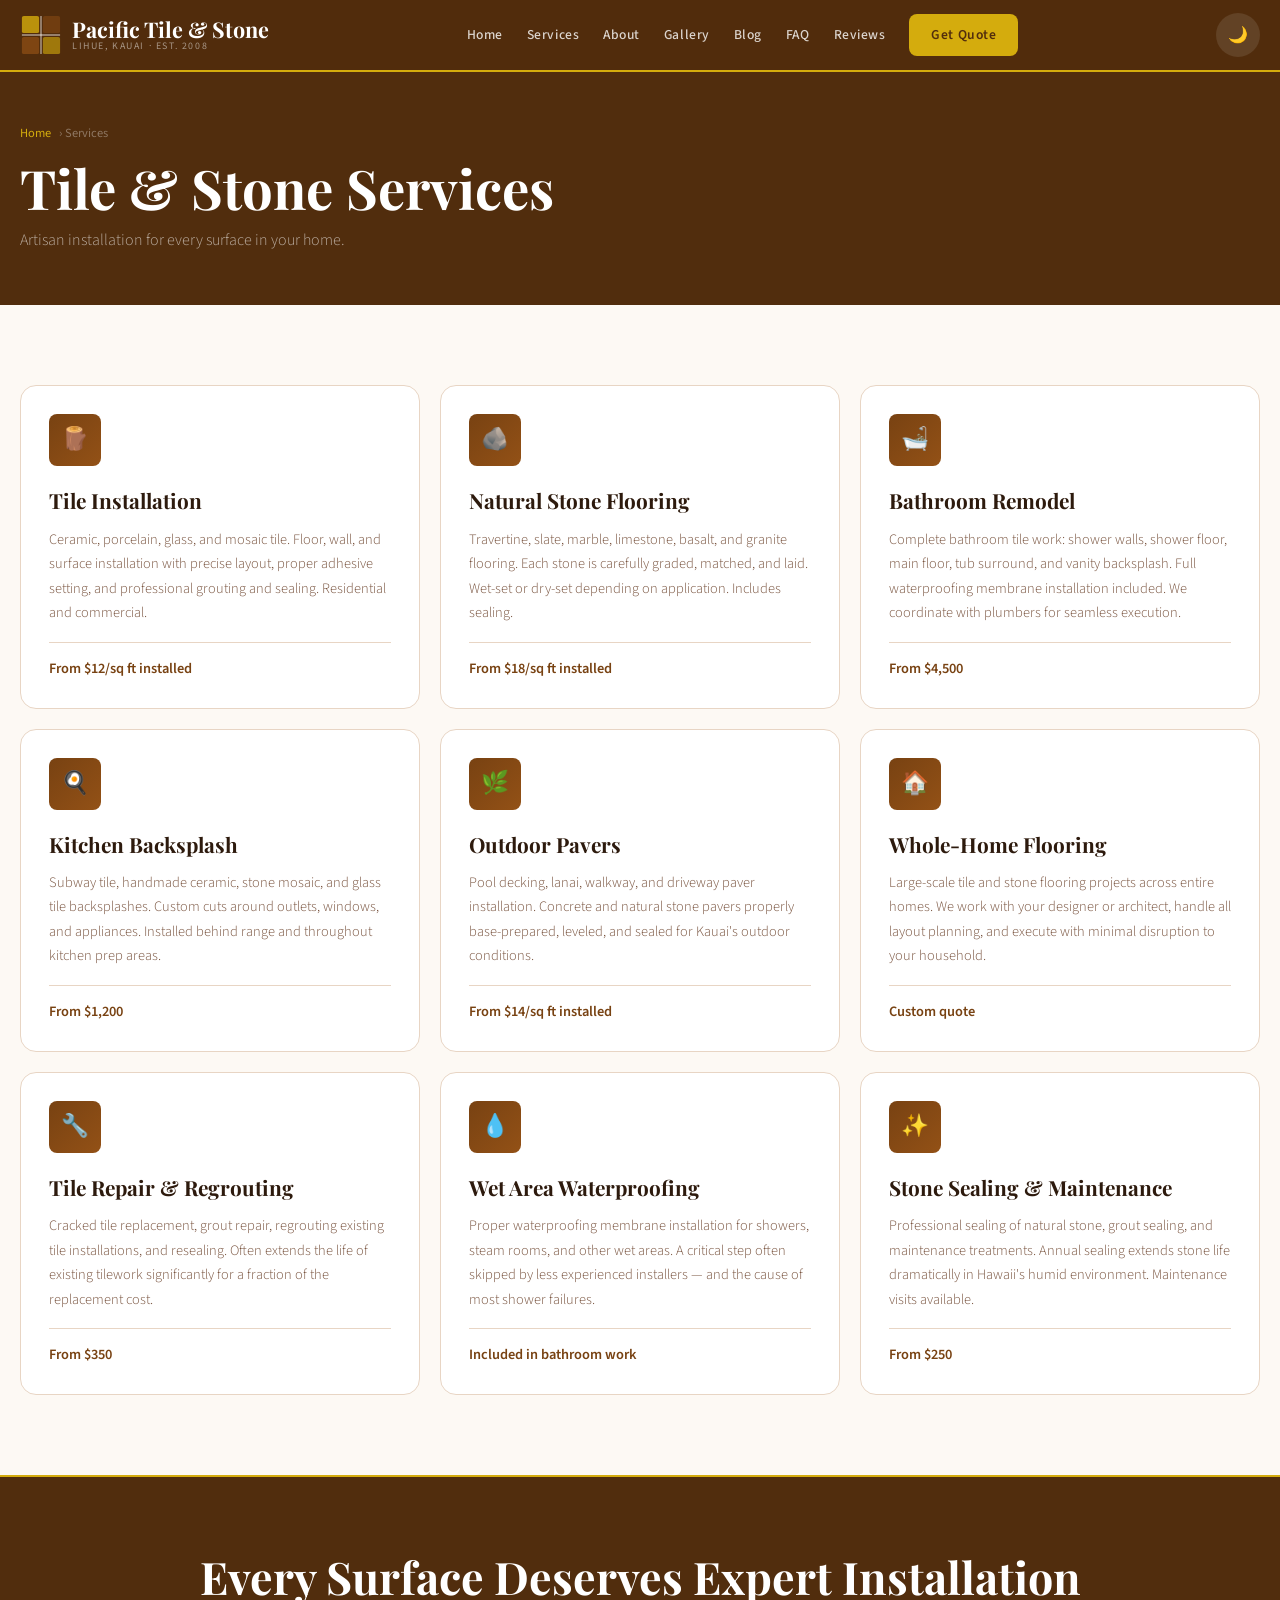
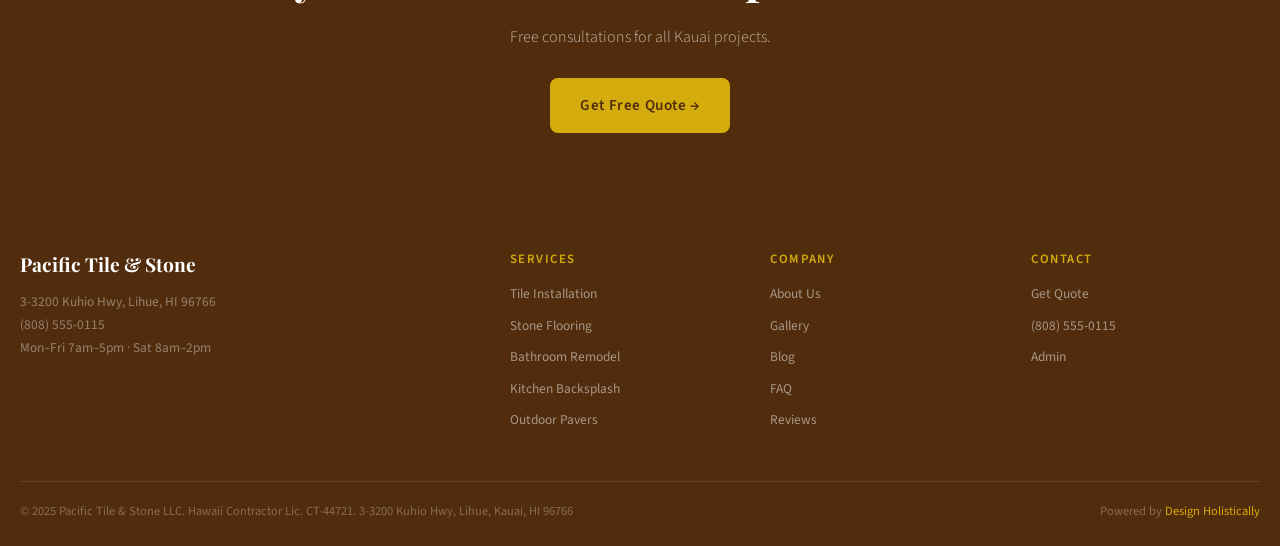
<file: services.html>
<!DOCTYPE html>
<html lang="en" data-theme="light">
<head>
<meta charset="UTF-8"/><meta name="viewport" content="width=device-width,initial-scale=1.0"/>
<title>Tile & Stone Services — Pacific Tile & Stone</title>
<meta name="description" content="Pacific Tile & Stone — Island floors, crafted to last. Kauai's trusted tile and stone installation contractor. Lihue. (808) 555-0115"/>
<meta property="og:title" content="Pacific Tile & Stone"/>
<link rel="stylesheet" href="css/style.css"/>
<script type="application/ld+json">{"@context":"https://schema.org","@type":"LocalBusiness","name":"Pacific Tile & Stone","telephone":"(808) 555-0115","address":{"@type":"PostalAddress","streetAddress":"3-3200 Kuhio Hwy","addressLocality":"Lihue","addressRegion":"HI","postalCode":"96766"},"priceRange":"$$"}</script>
  <link rel="icon" type="image/x-icon" href="images/favicon.ico">
  <link rel="icon" type="image/png" sizes="32x32" href="images/favicon-32x32.png">
  <link rel="icon" type="image/png" sizes="16x16" href="images/favicon-16x16.png">
  <link rel="apple-touch-icon" sizes="180x180" href="images/apple-touch-icon.png">
</head>
<body>
<header class="site-header">
  <div class="header-inner">
    <a href="index.html" class="logo-wrap">
      <svg viewBox="0 0 44 44" fill="none" width="42" height="42" aria-label="Pacific Tile & Stone logo" xmlns="http://www.w3.org/2000/svg">
  <rect x="2" y="2" width="18" height="18" rx="2" fill="#D4AC0D" opacity="0.8"/>
  <rect x="24" y="2" width="18" height="18" rx="2" fill="#784212" opacity="0.8"/>
  <rect x="2" y="24" width="18" height="18" rx="2" fill="#935116" opacity="0.7"/>
  <rect x="24" y="24" width="18" height="18" rx="2" fill="#D4AC0D" opacity="0.6"/>
  <line x1="22" y1="2" x2="22" y2="42" stroke="rgba(255,255,255,0.4)" stroke-width="2"/>
  <line x1="2" y1="22" x2="42" y2="22" stroke="rgba(255,255,255,0.4)" stroke-width="2"/>
</svg>
      <div class="logo-text">Pacific Tile & Stone<span>Lihue, Kauai · Est. 2008</span></div>
    </a>
    <nav class="nav-links">
      <a href="index.html">Home</a><a href="services.html">Services</a><a href="about.html">About</a><a href="gallery.html">Gallery</a><a href="blog.html">Blog</a><a href="faq.html">FAQ</a><a href="reviews.html">Reviews</a>
      <a href="booking.html" class="btn-nav">Get Quote</a>
    </nav>
    <div class="header-actions">
      <button class="dark-toggle" id="darkToggle">🌙</button>
      <button class="hamburger" id="hamburger"><span></span><span></span><span></span></button>
    </div>
  </div>
</header>
<nav class="mobile-nav" id="mobileNav">
  <a href="index.html">Home</a><a href="services.html">Services</a><a href="about.html">About</a><a href="gallery.html">Gallery</a><a href="blog.html">Blog</a><a href="faq.html">FAQ</a><a href="reviews.html">Reviews</a><a href="booking.html">Get Quote</a>
</nav>

<div class="page-hero"><div class="page-hero-inner"><div class="breadcrumb"><a href="index.html">Home</a> › Services</div><h1>Tile & Stone Services</h1><p>Artisan installation for every surface in your home.</p></div></div>
<section><div class="section-inner">
  <div class="services-grid">
    <div class="service-card fade-up"><div class="service-icon">🪵</div><h3>Tile Installation</h3><p>Ceramic, porcelain, glass, and mosaic tile. Floor, wall, and surface installation with precise layout, proper adhesive setting, and professional grouting and sealing. Residential and commercial.</p><div class="service-price">From $12/sq ft installed</div></div>
    <div class="service-card fade-up"><div class="service-icon">🪨</div><h3>Natural Stone Flooring</h3><p>Travertine, slate, marble, limestone, basalt, and granite flooring. Each stone is carefully graded, matched, and laid. Wet-set or dry-set depending on application. Includes sealing.</p><div class="service-price">From $18/sq ft installed</div></div>
    <div class="service-card fade-up"><div class="service-icon">🛁</div><h3>Bathroom Remodel</h3><p>Complete bathroom tile work: shower walls, shower floor, main floor, tub surround, and vanity backsplash. Full waterproofing membrane installation included. We coordinate with plumbers for seamless execution.</p><div class="service-price">From $4,500</div></div>
    <div class="service-card fade-up"><div class="service-icon">🍳</div><h3>Kitchen Backsplash</h3><p>Subway tile, handmade ceramic, stone mosaic, and glass tile backsplashes. Custom cuts around outlets, windows, and appliances. Installed behind range and throughout kitchen prep areas.</p><div class="service-price">From $1,200</div></div>
    <div class="service-card fade-up"><div class="service-icon">🌿</div><h3>Outdoor Pavers</h3><h3></h3><p>Pool decking, lanai, walkway, and driveway paver installation. Concrete and natural stone pavers properly base-prepared, leveled, and sealed for Kauai's outdoor conditions.</p><div class="service-price">From $14/sq ft installed</div></div>
    <div class="service-card fade-up"><div class="service-icon">🏠</div><h3>Whole-Home Flooring</h3><p>Large-scale tile and stone flooring projects across entire homes. We work with your designer or architect, handle all layout planning, and execute with minimal disruption to your household.</p><div class="service-price">Custom quote</div></div>
    <div class="service-card fade-up"><div class="service-icon">🔧</div><h3>Tile Repair & Regrouting</h3><p>Cracked tile replacement, grout repair, regrouting existing tile installations, and resealing. Often extends the life of existing tilework significantly for a fraction of the replacement cost.</p><div class="service-price">From $350</div></div>
    <div class="service-card fade-up"><div class="service-icon">💧</div><h3>Wet Area Waterproofing</h3><p>Proper waterproofing membrane installation for showers, steam rooms, and other wet areas. A critical step often skipped by less experienced installers — and the cause of most shower failures.</p><div class="service-price">Included in bathroom work</div></div>
    <div class="service-card fade-up"><div class="service-icon">✨</div><h3>Stone Sealing & Maintenance</h3><p>Professional sealing of natural stone, grout sealing, and maintenance treatments. Annual sealing extends stone life dramatically in Hawaii's humid environment. Maintenance visits available.</p><div class="service-price">From $250</div></div>
  </div>
</div></section>
<div class="cta-band"><h2>Every Surface Deserves Expert Installation</h2><p>Free consultations for all Kauai projects.</p><a href="booking.html" class="btn-primary">Get Free Quote →</a></div>
<footer class="site-footer">
  <div class="footer-inner">
    <div class="footer-grid">
      <div class="footer-brand">
        <div style="font-family:'Playfair Display',serif;font-weight:700;font-size:1.2rem;color:#fff;">Pacific Tile & Stone</div>
        <p>3-3200 Kuhio Hwy, Lihue, HI 96766<br>(808) 555-0115<br>Mon–Fri 7am–5pm · Sat 8am–2pm</p>
      </div>
      <div class="footer-col"><h4>Services</h4><a href="services.html">Tile Installation</a><a href="services.html">Stone Flooring</a><a href="services.html">Bathroom Remodel</a><a href="services.html">Kitchen Backsplash</a><a href="services.html">Outdoor Pavers</a></div>
      <div class="footer-col"><h4>Company</h4><a href="about.html">About Us</a><a href="gallery.html">Gallery</a><a href="blog.html">Blog</a><a href="faq.html">FAQ</a><a href="reviews.html">Reviews</a></div>
      <div class="footer-col"><h4>Contact</h4><a href="booking.html">Get Quote</a><a href="tel:8085550115">(808) 555-0115</a><a href="admin.html">Admin</a></div>
    </div>
    <div class="footer-bottom">
      <span>© 2025 Pacific Tile & Stone LLC. Hawaii Contractor Lic. CT-44721. 3-3200 Kuhio Hwy, Lihue, Kauai, HI 96766</span>
      <span>Powered by <a href="https://designholistically.com" target="_blank">Design Holistically</a></span>
    </div>
  </div>
</footer>
<button class="back-top" id="backTop">↑</button>
<script src="js/main.js"></script>
</body>
</html>
</file>
<file: css/style.css>
@import url('https://fonts.googleapis.com/css2?family=Playfair+Display:wght@400;500;600;700&family=Source+Sans+3:wght@300;400;500;600;700&display=swap');
:root {
  --primary: #784212;
  --primary-light: #935116;
  --primary-dark: #512d0d;
  --accent: #D4AC0D;
  --accent-light: #f1c40f;
  --accent-dark: #b7950b;
  --bg: #fdf9f4;
  --bg-secondary: #f5ede4;
  --bg-card: #ffffff;
  --text: #2d1a0d;
  --text-muted: #7a5540;
  --text-light: #b09080;
  --border: #e8d5c4;
  --shadow: 0 4px 24px rgba(120,66,18,0.10);
  --shadow-lg: 0 12px 48px rgba(120,66,18,0.16);
  --radius: 8px;
  --radius-lg: 16px;
  --header-h: 72px;
  --transition: 0.3s cubic-bezier(0.4,0,0.2,1);
}
[data-theme="dark"] {
  --bg: #160c04;
  --bg-secondary: #1f1009;
  --bg-card: #2a1608;
  --text: #f5e8da;
  --text-muted: #c4956a;
  --text-light: #7a5540;
  --border: #3d2010;
  --accent: #D4AC0D;
}
*, *::before, *::after { box-sizing: border-box; margin: 0; padding: 0; }
html { scroll-behavior: smooth; }
body { font-family: 'Source Sans 3', sans-serif; background: var(--bg); color: var(--text); line-height: 1.6; transition: background var(--transition), color var(--transition); }
img { max-width: 100%; display: block; }
a { color: inherit; text-decoration: none; }
button { cursor: pointer; border: none; background: none; font-family: inherit; }
.site-header { position: fixed; top: 0; left: 0; right: 0; z-index: 1000; height: var(--header-h); backdrop-filter: blur(14px); background: rgba(81,45,13,0.94); border-bottom: 2px solid var(--accent); display: flex; align-items: center; }
.header-inner { max-width: 1280px; margin: 0 auto; padding: 0 20px; width: 100%; display: flex; align-items: center; justify-content: space-between; }
.logo-wrap { display: flex; align-items: center; gap: 10px; }
.logo-text { font-family: 'Playfair Display', serif; font-size: 1.35rem; font-weight: 700; color: #fff; line-height: 1.1; }
.logo-text span { color: var(--accent); display: block; font-size: 0.62rem; font-family: 'Source Sans 3', sans-serif; font-weight: 400; letter-spacing: 0.16em; text-transform: uppercase; color: rgba(255,255,255,0.5); }
.nav-links { display: none; gap: 24px; align-items: center; }
.nav-links a { color: rgba(255,255,255,0.8); font-weight: 500; font-size: 0.85rem; letter-spacing: 0.04em; transition: color var(--transition); }
.nav-links a:hover { color: var(--accent); }
.nav-links .btn-nav { background: var(--accent); color: var(--primary-dark); padding: 10px 22px; border-radius: var(--radius); font-weight: 600; }
.header-actions { display: flex; align-items: center; gap: 10px; }
.dark-toggle { width: 44px; height: 44px; border-radius: 50%; background: rgba(255,255,255,0.1); color: #fff; display: flex; align-items: center; justify-content: center; font-size: 1rem; }
.dark-toggle:hover { background: var(--accent); color: var(--primary-dark); }
.hamburger { width: 44px; height: 44px; display: flex; flex-direction: column; align-items: center; justify-content: center; gap: 5px; background: rgba(255,255,255,0.1); border-radius: var(--radius); }
.hamburger span { display: block; width: 22px; height: 2px; background: #fff; border-radius: 2px; transition: all var(--transition); }
.hamburger.active span:nth-child(1) { transform: rotate(45deg) translate(5px,5px); }
.hamburger.active span:nth-child(2) { opacity: 0; }
.hamburger.active span:nth-child(3) { transform: rotate(-45deg) translate(5px,-5px); }
@media(min-width:768px){ .nav-links { display: flex; } .hamburger { display: none; } }
.mobile-nav { position: fixed; top: var(--header-h); left: 0; right: 0; bottom: 0; background: var(--primary-dark); z-index: 999; transform: translateX(100%); transition: transform var(--transition); padding: 28px 20px; display: flex; flex-direction: column; gap: 6px; }
.mobile-nav.open { transform: translateX(0); }
.mobile-nav a { color: #fff; font-size: 1.1rem; font-weight: 500; padding: 13px 0; border-bottom: 1px solid rgba(255,255,255,0.1); }
.hero { min-height: 100vh; display: flex; align-items: center; position: relative; overflow: hidden; padding-top: var(--header-h); }
.hero-bg { position: absolute; inset: 0; }
.hero-bg img { width: 100%; height: 100%; object-fit: cover; }
.hero-overlay { position: absolute; inset: 0; background: linear-gradient(135deg, rgba(81,45,13,0.93) 0%, rgba(120,66,18,0.6) 100%); }
.hero-content { position: relative; z-index: 1; max-width: 1280px; margin: 0 auto; padding: 80px 20px; }
.hero-badge { display: inline-flex; align-items: center; gap: 8px; background: rgba(212,172,13,0.15); border: 1px solid rgba(212,172,13,0.45); color: var(--accent); padding: 6px 14px; border-radius: var(--radius); font-size: 0.75rem; font-weight: 600; letter-spacing: 0.1em; text-transform: uppercase; margin-bottom: 22px; }
.hero h1 { font-family: 'Playfair Display', serif; font-size: clamp(2.8rem, 8vw, 5.5rem); font-weight: 700; color: #fff; line-height: 1.05; margin-bottom: 20px; }
.hero h1 em { color: var(--accent); font-style: italic; }
.hero p { font-size: clamp(1rem, 2vw, 1.15rem); color: rgba(255,255,255,0.75); max-width: 540px; margin-bottom: 36px; font-weight: 300; line-height: 1.8; }
.hero-cta { display: flex; flex-wrap: wrap; gap: 14px; }
.btn-primary { display: inline-flex; align-items: center; gap: 8px; background: var(--accent); color: var(--primary-dark); padding: 15px 30px; border-radius: var(--radius); font-weight: 600; font-size: 0.95rem; letter-spacing: 0.04em; transition: all var(--transition); }
.btn-primary:hover { background: var(--accent-light); transform: translateY(-2px); box-shadow: 0 8px 24px rgba(212,172,13,0.35); }
.btn-secondary { display: inline-flex; align-items: center; gap: 8px; background: transparent; color: #fff; padding: 14px 30px; border-radius: var(--radius); font-weight: 500; font-size: 0.95rem; border: 1.5px solid rgba(255,255,255,0.35); letter-spacing: 0.04em; transition: all var(--transition); }
.btn-secondary:hover { border-color: var(--accent); color: var(--accent); }
.hero-stats { display: flex; flex-wrap: wrap; gap: 40px; margin-top: 56px; padding-top: 36px; border-top: 1px solid rgba(255,255,255,0.12); }
.stat-num { font-family: 'Playfair Display', serif; font-size: 2.4rem; font-weight: 700; color: var(--accent); line-height: 1; }
.stat-label { font-size: 0.72rem; color: rgba(255,255,255,0.45); text-transform: uppercase; letter-spacing: 0.1em; margin-top: 4px; }
section { padding: 80px 20px; }
.section-inner { max-width: 1280px; margin: 0 auto; }
.section-label { font-size: 0.72rem; font-weight: 600; color: var(--accent-dark); letter-spacing: 0.16em; text-transform: uppercase; margin-bottom: 10px; display: block; }
.section-title { font-family: 'Playfair Display', serif; font-size: clamp(1.9rem, 4vw, 2.8rem); font-weight: 700; color: var(--text); line-height: 1.2; margin-bottom: 14px; }
.section-sub { color: var(--text-muted); font-size: 1rem; max-width: 540px; margin-bottom: 44px; font-weight: 300; line-height: 1.8; }
.section-center { text-align: center; }
.section-center .section-sub { margin-left: auto; margin-right: auto; }
.bg-alt { background: var(--bg-secondary); }
.services-grid { display: grid; grid-template-columns: 1fr; gap: 20px; }
@media(min-width:600px){ .services-grid { grid-template-columns: 1fr 1fr; } }
@media(min-width:1024px){ .services-grid { grid-template-columns: repeat(3, 1fr); } }
.service-card { background: var(--bg-card); border: 1px solid var(--border); border-radius: var(--radius-lg); padding: 28px; transition: all var(--transition); }
.service-card:hover { transform: translateY(-4px); box-shadow: var(--shadow-lg); border-color: var(--accent-dark); }
.service-icon { width: 52px; height: 52px; background: linear-gradient(135deg, var(--primary), var(--primary-light)); border-radius: var(--radius); display: flex; align-items: center; justify-content: center; margin-bottom: 18px; font-size: 1.4rem; color: var(--accent); }
.service-card h3 { font-family: 'Playfair Display', serif; font-size: 1.3rem; font-weight: 700; margin-bottom: 10px; }
.service-card p { color: var(--text-muted); font-size: 0.9rem; line-height: 1.7; font-weight: 300; }
.service-price { margin-top: 16px; padding-top: 14px; border-top: 1px solid var(--border); font-weight: 600; color: var(--primary); font-size: 0.9rem; }
[data-theme="dark"] .service-price { color: var(--accent); }
.testimonials-grid { display: grid; grid-template-columns: 1fr; gap: 20px; }
@media(min-width:768px){ .testimonials-grid { grid-template-columns: repeat(3, 1fr); } }
.testimonial-card { background: var(--bg-card); border: 1px solid var(--border); border-radius: var(--radius-lg); padding: 24px; border-left: 3px solid var(--accent); }
.stars { color: var(--accent-dark); font-size: 0.9rem; margin-bottom: 12px; letter-spacing: 2px; }
.testimonial-card blockquote { color: var(--text-muted); font-family: 'Playfair Display', serif; font-size: 1rem; line-height: 1.75; margin-bottom: 18px; font-style: italic; }
.reviewer { display: flex; align-items: center; gap: 12px; }
.reviewer img { width: 44px; height: 44px; border-radius: 50%; object-fit: cover; }
.reviewer-name { font-weight: 600; font-size: 0.88rem; }
.reviewer-loc { font-size: 0.75rem; color: var(--text-muted); }
.cta-band { background: var(--primary-dark); padding: 64px 20px; text-align: center; border-top: 2px solid var(--accent); }
.cta-band h2 { font-family: 'Playfair Display', serif; font-size: clamp(2rem, 4vw, 2.8rem); font-weight: 700; color: #fff; margin-bottom: 12px; }
.cta-band p { color: rgba(255,255,255,0.65); font-size: 1rem; margin-bottom: 28px; max-width: 440px; margin-left: auto; margin-right: auto; font-weight: 300; }
.team-grid { display: grid; grid-template-columns: 1fr 1fr; gap: 20px; }
@media(min-width:768px){ .team-grid { grid-template-columns: repeat(4, 1fr); } }
.team-card { text-align: center; }
.team-card img { width: 100%; aspect-ratio: 1; object-fit: cover; border-radius: var(--radius-lg); margin-bottom: 14px; }
.team-card h4 { font-family: 'Playfair Display', serif; font-size: 1rem; font-weight: 700; margin-bottom: 4px; }
.team-card span { font-size: 0.75rem; color: var(--primary); font-weight: 600; text-transform: uppercase; letter-spacing: 0.08em; }
[data-theme="dark"] .team-card span { color: var(--accent); }
.gallery-grid { display: grid; grid-template-columns: repeat(2, 1fr); gap: 10px; }
@media(min-width:600px){ .gallery-grid { grid-template-columns: repeat(3, 1fr); } }
@media(min-width:1024px){ .gallery-grid { grid-template-columns: repeat(4, 1fr); } }
.gallery-item { position: relative; overflow: hidden; border-radius: var(--radius); aspect-ratio: 4/3; }
.gallery-item img { width: 100%; height: 100%; object-fit: cover; transition: transform 0.4s ease; }
.gallery-item:hover img { transform: scale(1.07); }
.blog-grid { display: grid; grid-template-columns: 1fr; gap: 24px; }
@media(min-width:600px){ .blog-grid { grid-template-columns: 1fr 1fr; } }
@media(min-width:1024px){ .blog-grid { grid-template-columns: repeat(3, 1fr); } }
.blog-card { background: var(--bg-card); border: 1px solid var(--border); border-radius: var(--radius-lg); overflow: hidden; transition: all var(--transition); }
.blog-card:hover { transform: translateY(-4px); box-shadow: var(--shadow-lg); }
.blog-card img { width: 100%; height: 200px; object-fit: cover; }
.blog-card-body { padding: 22px; }
.blog-tag { display: inline-block; background: var(--accent); color: var(--primary-dark); font-size: 0.7rem; font-weight: 600; padding: 3px 10px; border-radius: var(--radius); text-transform: uppercase; letter-spacing: 0.08em; margin-bottom: 10px; }
.blog-card h3 { font-family: 'Playfair Display', serif; font-size: 1.15rem; font-weight: 700; line-height: 1.3; margin-bottom: 8px; }
.blog-card p { color: var(--text-muted); font-size: 0.86rem; line-height: 1.65; font-weight: 300; }
.blog-card-meta { margin-top: 12px; font-size: 0.75rem; color: var(--text-light); }
.booking-wrap { max-width: 700px; margin: 0 auto; background: var(--bg-card); border: 1px solid var(--border); border-radius: var(--radius-lg); padding: 36px; }
.step-indicator { display: flex; gap: 6px; margin-bottom: 36px; }
.step { flex: 1; height: 3px; background: var(--border); border-radius: 2px; transition: background var(--transition); }
.step.active { background: var(--primary); }
.step.done { background: var(--accent-dark); }
.form-step { display: none; }
.form-step.active { display: block; }
.form-step h3 { font-family: 'Playfair Display', serif; font-size: 1.5rem; font-weight: 700; margin-bottom: 22px; }
.form-group { margin-bottom: 18px; }
.form-group label { display: block; font-weight: 500; font-size: 0.85rem; margin-bottom: 6px; }
.form-group input, .form-group select, .form-group textarea { width: 100%; padding: 12px 14px; border: 1px solid var(--border); border-radius: var(--radius); background: var(--bg); color: var(--text); font-family: 'Source Sans 3', sans-serif; font-size: 0.95rem; transition: border-color var(--transition); }
.form-group input:focus, .form-group select:focus, .form-group textarea:focus { outline: none; border-color: var(--primary); }
.service-option { display: flex; align-items: center; gap: 12px; padding: 14px; border: 1px solid var(--border); border-radius: var(--radius); margin-bottom: 8px; cursor: pointer; transition: all var(--transition); }
.service-option:hover, .service-option.selected { border-color: var(--primary); background: rgba(120,66,18,0.04); }
.form-nav { display: flex; justify-content: space-between; align-items: center; margin-top: 24px; }
.btn-outline { background: transparent; border: 1px solid var(--border); color: var(--text); padding: 11px 26px; border-radius: var(--radius); font-weight: 500; font-size: 0.88rem; transition: all var(--transition); }
.btn-outline:hover { border-color: var(--primary); color: var(--primary); }
.confirmation { text-align: center; padding: 36px 0; }
.confirmation .check { width: 68px; height: 68px; background: var(--primary); border-radius: 50%; display: flex; align-items: center; justify-content: center; margin: 0 auto 20px; font-size: 1.8rem; color: #fff; }
.faq-list { max-width: 780px; margin: 0 auto; }
.faq-item { border-bottom: 1px solid var(--border); }
.faq-q { width: 100%; text-align: left; padding: 20px 0; display: flex; justify-content: space-between; align-items: center; font-weight: 500; font-size: 0.95rem; color: var(--text); gap: 14px; background: none; }
.faq-q .icon { width: 26px; height: 26px; min-width: 26px; border-radius: 50%; background: var(--accent); color: var(--primary-dark); display: flex; align-items: center; justify-content: center; font-size: 1rem; transition: transform var(--transition); font-weight: 700; }
.faq-item.open .faq-q .icon { transform: rotate(45deg); }
.faq-a { display: none; padding: 0 0 18px; color: var(--text-muted); line-height: 1.75; font-size: 0.92rem; font-weight: 300; }
.faq-item.open .faq-a { display: block; }
.reviews-grid { display: grid; grid-template-columns: 1fr; gap: 18px; }
@media(min-width:600px){ .reviews-grid { grid-template-columns: 1fr 1fr; } }
@media(min-width:1024px){ .reviews-grid { grid-template-columns: repeat(4, 1fr); } }
.review-card { background: var(--bg-card); border: 1px solid var(--border); border-radius: var(--radius-lg); padding: 22px; }
.review-top { display: flex; align-items: center; gap: 10px; margin-bottom: 12px; }
.review-top img { width: 46px; height: 46px; border-radius: 50%; object-fit: cover; }
.review-name { font-weight: 600; font-size: 0.88rem; }
.review-date { font-size: 0.72px; color: var(--text-light); }
.review-body { color: var(--text-muted); font-family: 'Playfair Display', serif; font-size: 0.96rem; line-height: 1.65; font-style: italic; }
.about-grid { display: grid; grid-template-columns: 1fr; gap: 48px; align-items: center; }
@media(min-width:768px){ .about-grid { grid-template-columns: 1fr 1fr; } }
.values-grid { display: grid; grid-template-columns: 1fr 1fr; gap: 16px; margin-top: 40px; }
@media(min-width:768px){ .values-grid { grid-template-columns: repeat(4, 1fr); } }
.value-card { background: var(--bg-card); border: 1px solid var(--border); border-radius: var(--radius); padding: 22px; text-align: center; }
.value-icon { font-size: 1.8rem; margin-bottom: 10px; }
.value-card h4 { font-family: 'Playfair Display', serif; font-size: 1rem; font-weight: 700; margin-bottom: 6px; }
.value-card p { font-size: 0.8rem; color: var(--text-muted); font-weight: 300; }
.site-footer { background: var(--primary-dark); color: rgba(255,255,255,0.65); padding: 52px 20px 24px; }
.footer-inner { max-width: 1280px; margin: 0 auto; }
.footer-grid { display: grid; grid-template-columns: 1fr; gap: 32px; margin-bottom: 40px; }
@media(min-width:768px){ .footer-grid { grid-template-columns: 2fr 1fr 1fr 1fr; } }
.footer-brand p { font-size: 0.84rem; line-height: 1.7; margin-top: 12px; color: rgba(255,255,255,0.4); }
.footer-col h4 { color: var(--accent); font-weight: 600; font-size: 0.8rem; text-transform: uppercase; letter-spacing: 0.12em; margin-bottom: 14px; }
.footer-col a { display: block; color: rgba(255,255,255,0.5); font-size: 0.84rem; margin-bottom: 10px; transition: color var(--transition); }
.footer-col a:hover { color: var(--accent); }
.footer-bottom { border-top: 1px solid rgba(255,255,255,0.1); padding-top: 20px; display: flex; flex-wrap: wrap; gap: 12px; justify-content: space-between; font-size: 0.78rem; color: rgba(255,255,255,0.3); }
.footer-bottom a { color: var(--accent); }
.back-top { position: fixed; bottom: 28px; right: 24px; width: 48px; height: 48px; background: var(--primary); color: #fff; border-radius: 50%; display: flex; align-items: center; justify-content: center; font-size: 1.2rem; z-index: 900; opacity: 0; pointer-events: none; transition: all var(--transition); }
.back-top.show { opacity: 1; pointer-events: auto; }
.fade-up { opacity: 0; transform: translateY(28px); transition: opacity 0.6s ease, transform 0.6s ease; }
.fade-up.visible { opacity: 1; transform: translateY(0); }
.page-hero { padding: calc(var(--header-h) + 52px) 20px 52px; background: var(--primary-dark); }
.page-hero-inner { max-width: 1280px; margin: 0 auto; }
.page-hero h1 { font-family: 'Playfair Display', serif; font-size: clamp(2.2rem, 5vw, 3.4rem); font-weight: 700; color: #fff; line-height: 1.1; }
.page-hero p { color: rgba(255,255,255,0.6); font-size: 1rem; max-width: 520px; margin-top: 10px; font-weight: 300; }
.breadcrumb { display: flex; gap: 8px; align-items: center; font-size: 0.78rem; color: rgba(255,255,255,0.35); margin-bottom: 14px; }
.breadcrumb a { color: var(--accent); }
.post-hero { padding-top: var(--header-h); background: var(--primary-dark); }
.post-hero-inner { max-width: 800px; margin: 0 auto; padding: 56px 20px; }
.post-hero h1 { font-family: 'Playfair Display', serif; font-size: clamp(2rem, 5vw, 3rem); font-weight: 700; color: #fff; line-height: 1.1; }
.post-meta { display: flex; gap: 16px; flex-wrap: wrap; margin-top: 14px; font-size: 0.8rem; color: rgba(255,255,255,0.45); }
.post-content { max-width: 800px; margin: 0 auto; padding: 44px 20px; }
.post-content h2 { font-family: 'Playfair Display', serif; font-size: 1.7rem; font-weight: 700; margin: 32px 0 12px; color: var(--primary); }
[data-theme="dark"] .post-content h2 { color: var(--accent); }
.post-content p { color: var(--text-muted); line-height: 1.85; margin-bottom: 14px; font-weight: 300; }
.post-content ul { padding-left: 22px; margin-bottom: 14px; color: var(--text-muted); line-height: 1.85; font-weight: 300; }
#adminLogin { min-height:100vh; display:flex; align-items:center; justify-content:center; background:var(--primary-dark); padding:20px; }
#adminDash { display:none; }
.login-card { background: var(--bg-card); border-radius: var(--radius-lg); padding: 44px; max-width: 400px; width: 100%; border: 1px solid var(--border); }
.login-card h2 { font-family:'Playfair Display',serif; font-size:1.9rem; font-weight:700; margin-bottom:8px; }
.login-card p { color:var(--text-muted); margin-bottom:28px; font-size:0.88rem; font-weight:300; }
.dash-header { background: var(--primary); padding: 14px 22px; display: flex; align-items: center; justify-content: space-between; border-bottom: 2px solid var(--accent); }
.dash-header h1 { font-family:'Playfair Display',serif; font-size:1.3rem; font-weight:700; color:#fff; }
.dash-stats { display: grid; grid-template-columns: repeat(2,1fr); gap: 14px; padding: 20px; }
@media(min-width:600px){ .dash-stats { grid-template-columns: repeat(4,1fr); } }
.dash-stat { background: var(--bg-card); border: 1px solid var(--border); border-radius: var(--radius); padding: 18px; text-align: center; }
.dash-stat .num { font-family:'Playfair Display',serif; font-size:2rem; font-weight:700; color:var(--primary); }
[data-theme="dark"] .dash-stat .num { color:var(--accent); }
.dash-stat .lbl { font-size:0.75rem; color:var(--text-muted); text-transform:uppercase; letter-spacing:0.06em; }
.dash-section { padding: 0 20px 20px; }
.dash-section h3 { font-family:'Playfair Display',serif; font-size:1.15rem; font-weight:700; margin-bottom:12px; border-bottom:1px solid var(--border); padding-bottom:8px; color:var(--primary); }
[data-theme="dark"] .dash-section h3 { color: var(--accent); }
.data-table { width:100%; border-collapse:collapse; font-size:0.86rem; }
.data-table th { background:var(--bg-secondary); padding:9px 12px; text-align:left; font-weight:600; color:var(--text-muted); font-size:0.75rem; text-transform:uppercase; }
.data-table td { padding:11px 12px; border-bottom:1px solid var(--border); }
.badge { display:inline-block; padding:2px 9px; border-radius:999px; font-size:0.7rem; font-weight:600; }
.badge-green { background:#d5f5e3; color:#1e8449; }
.badge-yellow { background:#fef9e7; color:#b7950b; }
.badge-blue { background:#d6eaf8; color:#1a5276; }
.dash-tabs { display:flex; gap:4px; padding:0 20px; border-bottom:1px solid var(--border); overflow-x:auto; }
.dash-tab { padding:11px 18px; font-weight:500; font-size:0.82rem; letter-spacing:0.04em; color:var(--text-muted); cursor:pointer; border-bottom:2px solid transparent; margin-bottom:-1px; white-space:nowrap; background:none; }
.dash-tab.active { color:var(--primary); border-bottom-color:var(--primary); }
[data-theme="dark"] .dash-tab.active { color:var(--accent); border-bottom-color:var(--accent); }
.tab-panel { display:none; }
.tab-panel.active { display:block; }

.hero h1, .hero p, .hero-content, .hero .eyebrow-label, .hero .tag { color: #fff !important; }

[data-theme="dark"] .hero { background: transparent !important; }
[data-theme="dark"] .hero-bg img { opacity: 1 !important; }
</file>
